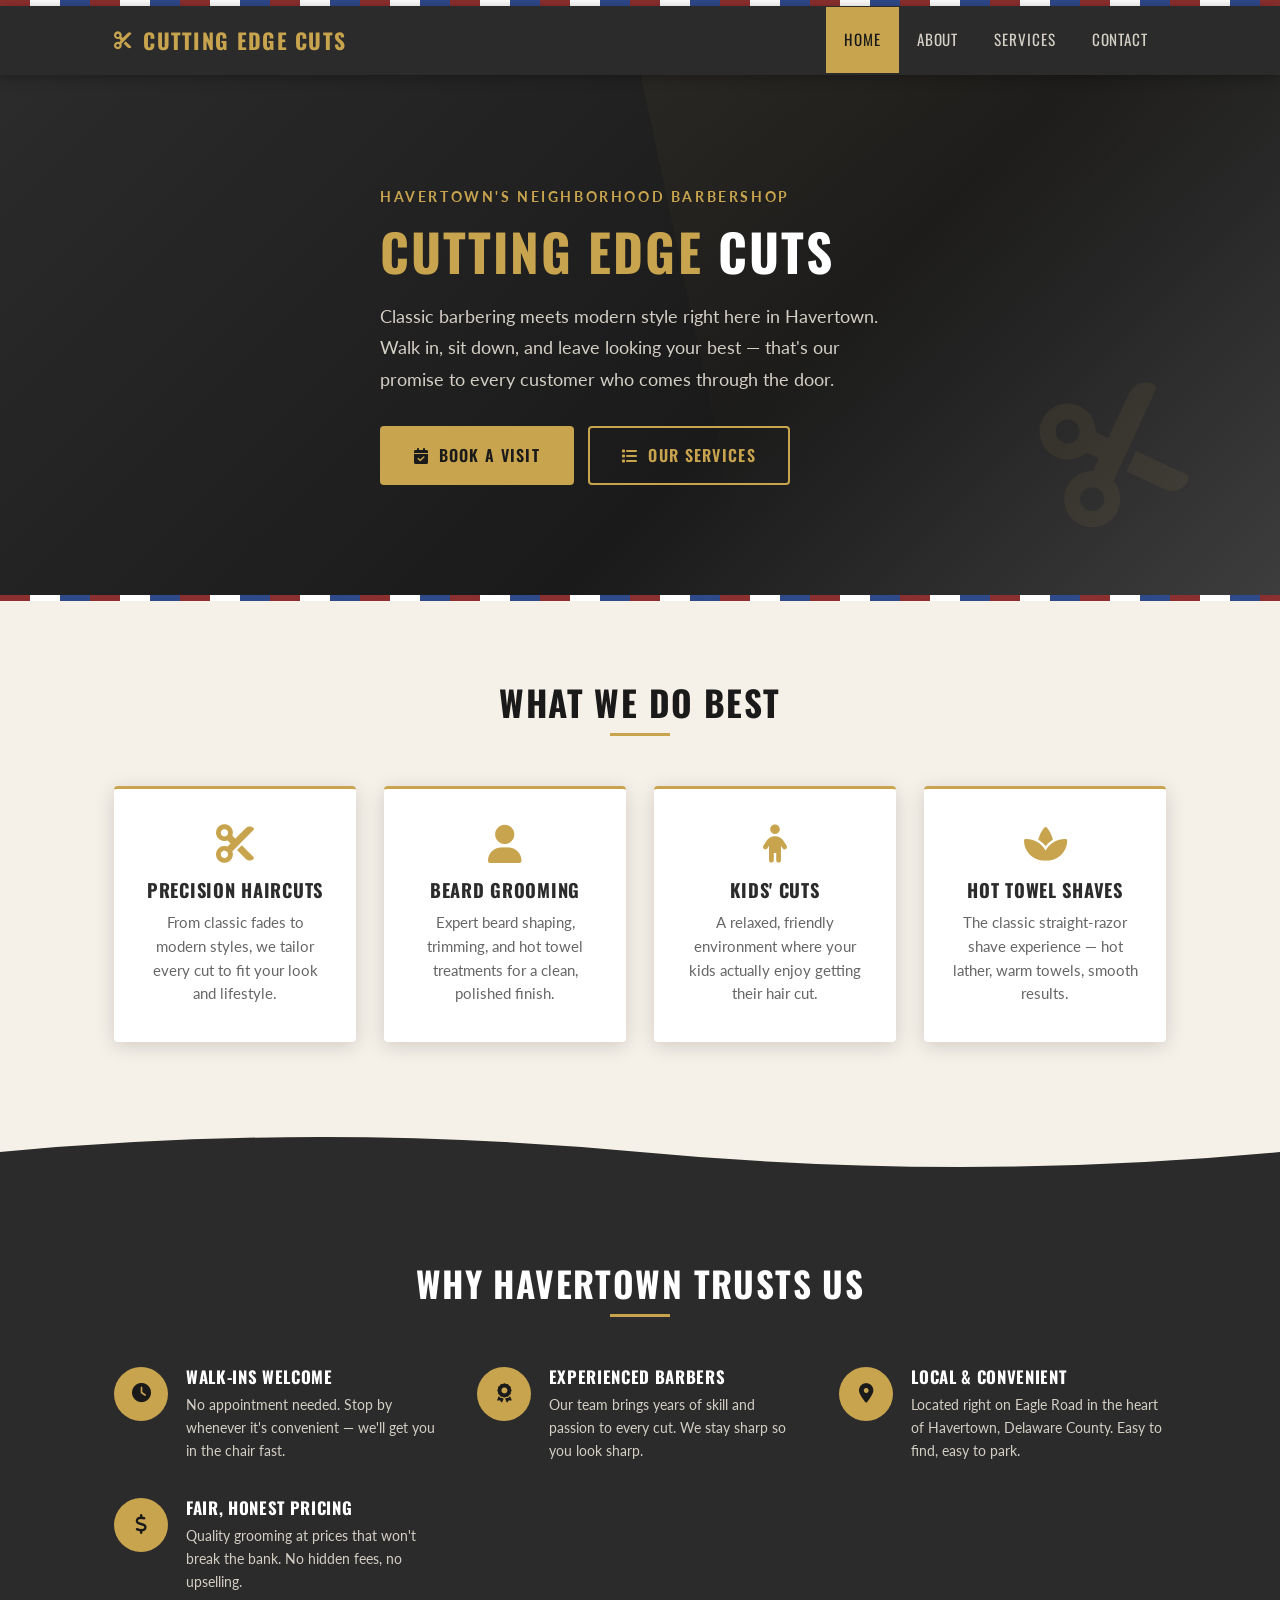
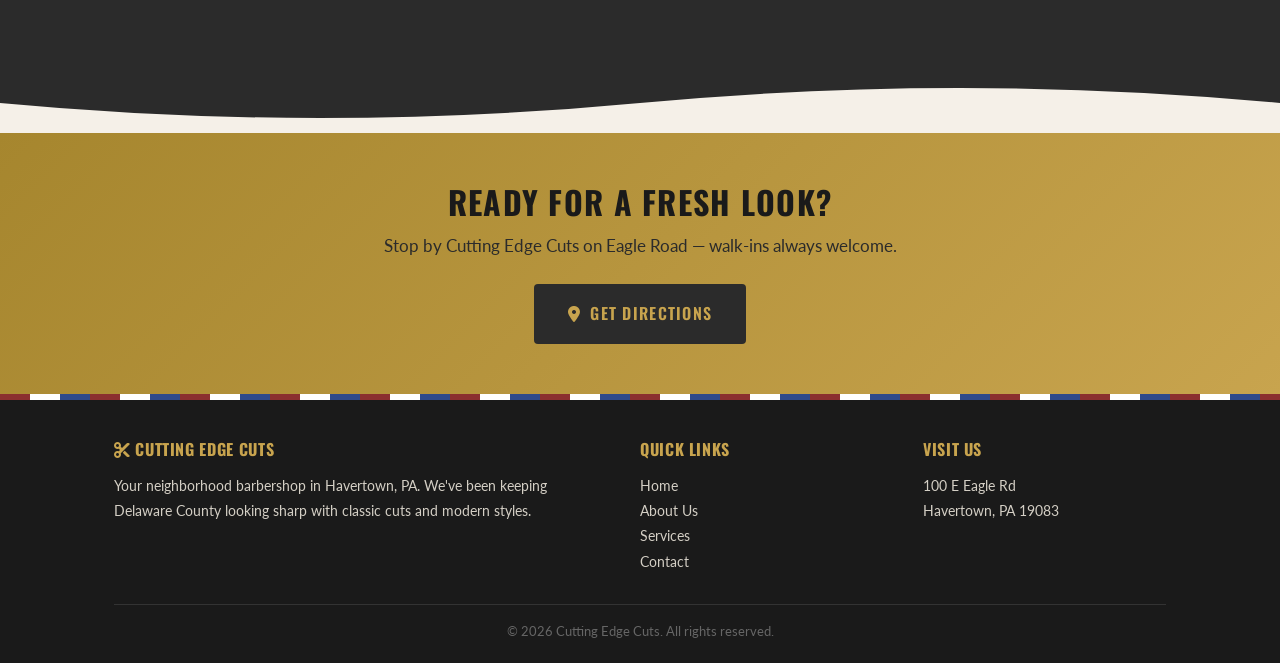
<file: cutting-edge-cuts-havertown/index.html>
<!DOCTYPE html>
<html lang="en">
<head>
  <meta charset="UTF-8">
  <meta name="viewport" content="width=device-width, initial-scale=1.0">
  <title>Cutting Edge Cuts — Havertown's Premier Barbershop</title>
  <meta name="description" content="Cutting Edge Cuts is Havertown's trusted barbershop offering precision haircuts, beard trims, and classic grooming in Delaware County, PA.">
  <link rel="stylesheet" href="css/style.css">
  <link rel="stylesheet" href="https://cdnjs.cloudflare.com/ajax/libs/font-awesome/6.5.1/css/all.min.css">
</head>
<body>

  <div class="pole-stripe"></div>

  <nav class="navbar">
    <div class="container">
      <a href="index.html" class="navbar__brand">
        <i class="fas fa-cut"></i> Cutting Edge Cuts
      </a>
      <button class="navbar__toggle" aria-label="Menu" onclick="document.querySelector('.navbar__links').classList.toggle('open')">
        <i class="fas fa-bars"></i>
      </button>
      <ul class="navbar__links">
        <li><a href="index.html" class="active">Home</a></li>
        <li><a href="about.html">About</a></li>
        <li><a href="services.html">Services</a></li>
        <li><a href="contact.html">Contact</a></li>
      </ul>
    </div>
  </nav>

  <!-- Hero -->
  <section class="hero">
    <div class="container">
      <div class="hero__content">
        <p class="hero__tagline">Havertown's Neighborhood Barbershop</p>
        <h1><span>Cutting Edge</span> Cuts</h1>
        <p class="hero__desc">
          Classic barbering meets modern style right here in Havertown. Walk in, sit down, and leave looking your best — that's our promise to every customer who comes through the door.
        </p>
        <div class="hero__btns">
          <a href="contact.html" class="btn btn--gold"><i class="fas fa-calendar-check"></i>&ensp;Book a Visit</a>
          <a href="services.html" class="btn btn--outline"><i class="fas fa-list"></i>&ensp;Our Services</a>
        </div>
      </div>
    </div>
    <i class="fas fa-scissors hero__scissors"></i>
  </section>

  <div class="pole-stripe"></div>

  <!-- Services Overview -->
  <section class="section">
    <div class="container">
      <div class="section__heading">
        <h2>What We Do Best</h2>
        <div class="accent-line"></div>
      </div>
      <div class="services-grid">
        <div class="service-card">
          <i class="fas fa-cut"></i>
          <h3>Precision Haircuts</h3>
          <p>From classic fades to modern styles, we tailor every cut to fit your look and lifestyle.</p>
        </div>
        <div class="service-card">
          <i class="fas fa-user"></i>
          <h3>Beard Grooming</h3>
          <p>Expert beard shaping, trimming, and hot towel treatments for a clean, polished finish.</p>
        </div>
        <div class="service-card">
          <i class="fas fa-child"></i>
          <h3>Kids' Cuts</h3>
          <p>A relaxed, friendly environment where your kids actually enjoy getting their hair cut.</p>
        </div>
        <div class="service-card">
          <i class="fas fa-spa"></i>
          <h3>Hot Towel Shaves</h3>
          <p>The classic straight-razor shave experience — hot lather, warm towels, smooth results.</p>
        </div>
      </div>
    </div>
  </section>

  <!-- Why Choose Us -->
  <div class="wave-divider wave-divider--dark">
    <svg viewBox="0 0 1200 60" preserveAspectRatio="none">
      <path d="M0,30 Q300,0 600,30 T1200,30 L1200,60 L0,60 Z"/>
    </svg>
  </div>

  <section class="section section--dark">
    <div class="container">
      <div class="section__heading">
        <h2>Why Havertown Trusts Us</h2>
        <div class="accent-line"></div>
      </div>
      <div class="reasons">
        <div class="reason">
          <div class="reason__icon"><i class="fas fa-clock"></i></div>
          <div>
            <h3>Walk-Ins Welcome</h3>
            <p>No appointment needed. Stop by whenever it's convenient — we'll get you in the chair fast.</p>
          </div>
        </div>
        <div class="reason">
          <div class="reason__icon"><i class="fas fa-award"></i></div>
          <div>
            <h3>Experienced Barbers</h3>
            <p>Our team brings years of skill and passion to every cut. We stay sharp so you look sharp.</p>
          </div>
        </div>
        <div class="reason">
          <div class="reason__icon"><i class="fas fa-map-marker-alt"></i></div>
          <div>
            <h3>Local &amp; Convenient</h3>
            <p>Located right on Eagle Road in the heart of Havertown, Delaware County. Easy to find, easy to park.</p>
          </div>
        </div>
        <div class="reason">
          <div class="reason__icon"><i class="fas fa-dollar-sign"></i></div>
          <div>
            <h3>Fair, Honest Pricing</h3>
            <p>Quality grooming at prices that won't break the bank. No hidden fees, no upselling.</p>
          </div>
        </div>
      </div>
    </div>
  </section>

  <div class="wave-divider wave-divider--cream">
    <svg viewBox="0 0 1200 60" preserveAspectRatio="none">
      <path d="M0,30 Q300,60 600,30 T1200,30 L1200,60 L0,60 Z"/>
    </svg>
  </div>

  <!-- CTA -->
  <section class="cta-banner">
    <div class="container">
      <h2>Ready for a Fresh Look?</h2>
      <p>Stop by Cutting Edge Cuts on Eagle Road — walk-ins always welcome.</p>
      <a href="contact.html" class="btn btn--dark"><i class="fas fa-map-marker-alt"></i>&ensp;Get Directions</a>
    </div>
  </section>

  <!-- Footer -->
  <div class="pole-stripe"></div>
  <footer class="footer">
    <div class="container">
      <div class="footer__grid">
        <div>
          <h4><i class="fas fa-cut"></i> Cutting Edge Cuts</h4>
          <p>Your neighborhood barbershop in Havertown, PA. We've been keeping Delaware County looking sharp with classic cuts and modern styles.</p>
        </div>
        <div>
          <h4>Quick Links</h4>
          <ul>
            <li><a href="index.html">Home</a></li>
            <li><a href="about.html">About Us</a></li>
            <li><a href="services.html">Services</a></li>
            <li><a href="contact.html">Contact</a></li>
          </ul>
        </div>
        <div>
          <h4>Visit Us</h4>
          <p>100 E Eagle Rd<br>Havertown, PA 19083</p>
        </div>
      </div>
      <div class="footer__bottom">
        &copy; 2026 Cutting Edge Cuts. All rights reserved.
      </div>
    </div>
  </footer>

</body>
</html>
</file>
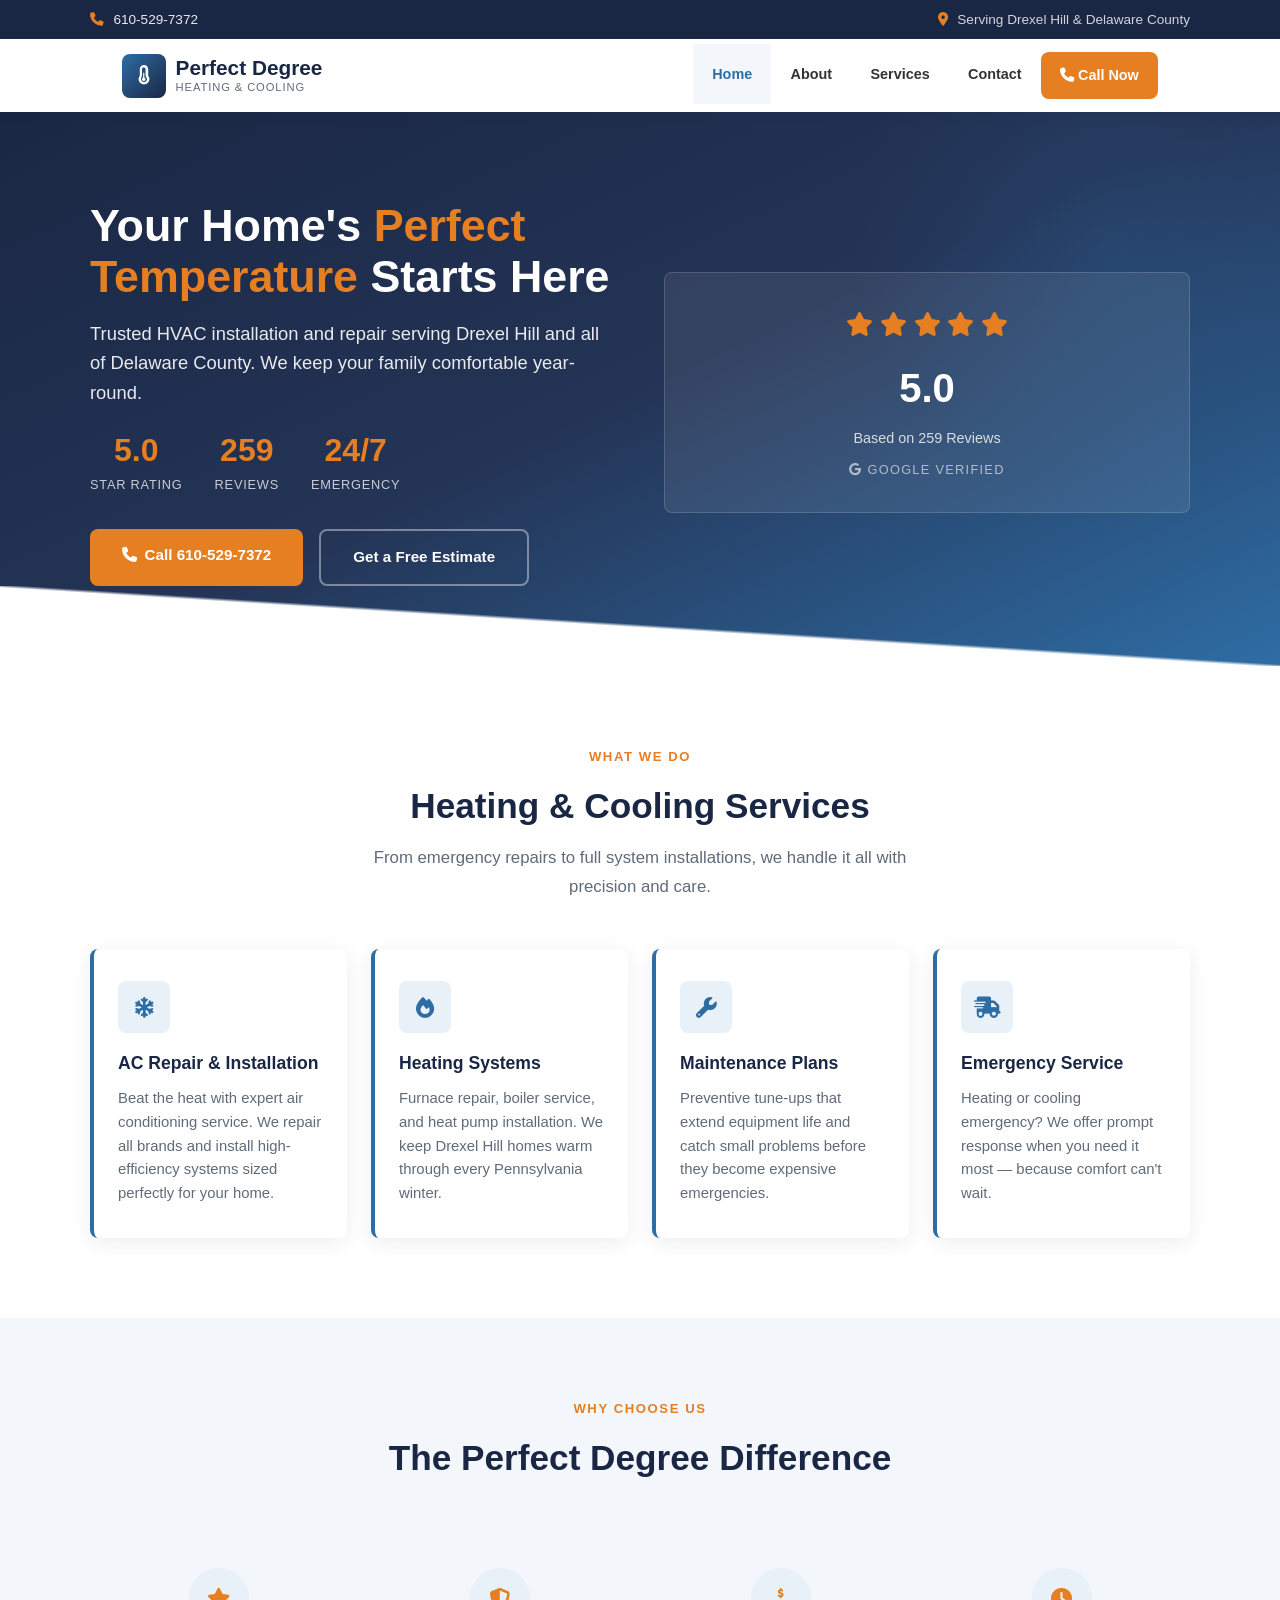
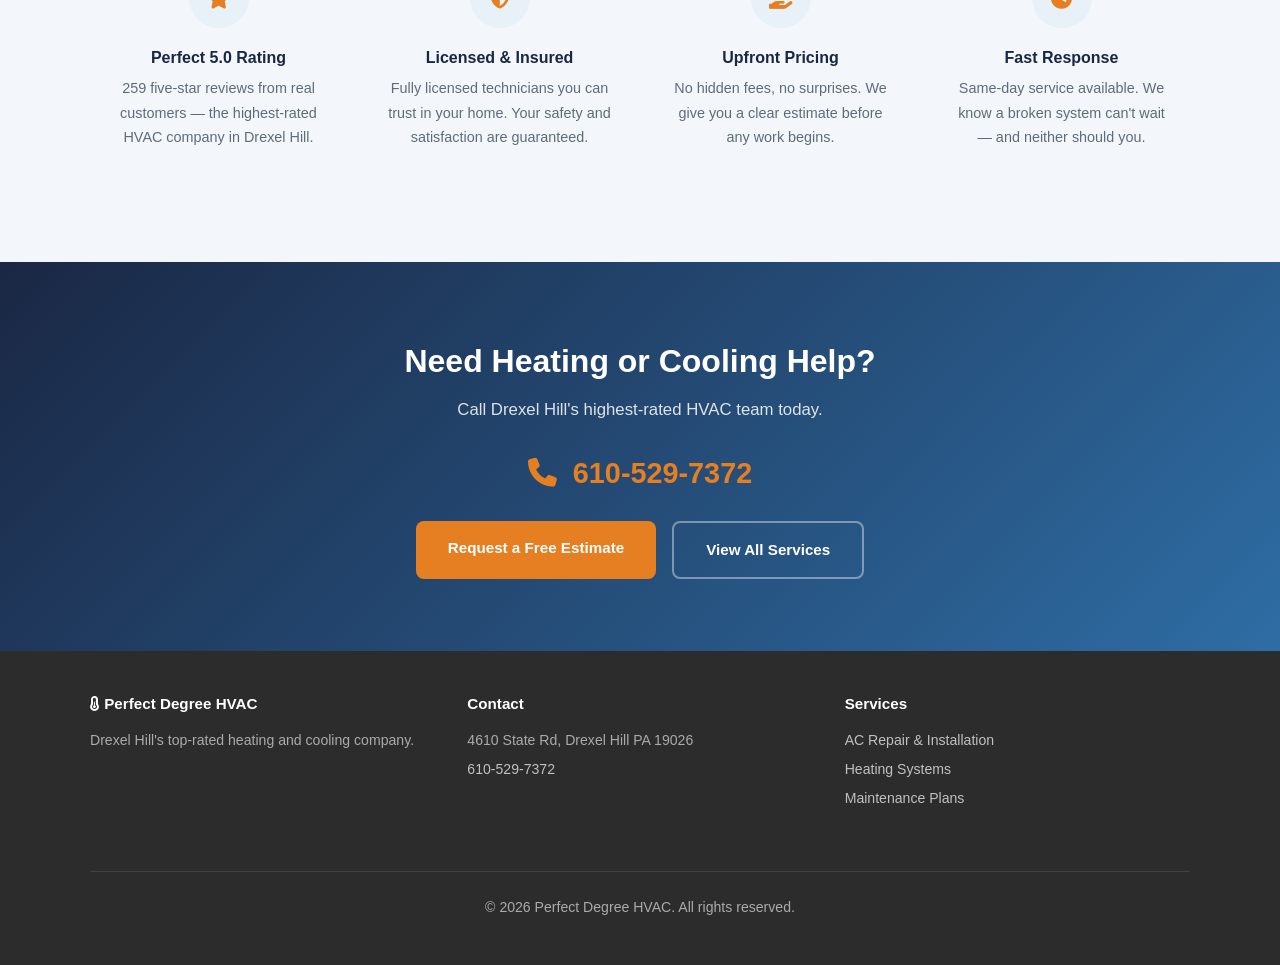
<file: perfect-degree-hvac-drexel-hill/index.html>
<!DOCTYPE html>
<html lang="en">
<head>
  <meta charset="UTF-8">
  <meta name="viewport" content="width=device-width, initial-scale=1.0">
  <title>Perfect Degree HVAC | Heating &amp; Cooling in Drexel Hill, PA</title>
  <meta name="description" content="Perfect Degree HVAC — Drexel Hill's top-rated heating and cooling company. 5.0 stars from 259 reviews. AC repair, furnace installation, and 24/7 emergency service.">
  <link rel="stylesheet" href="css/style.css">
  <link rel="stylesheet" href="https://cdnjs.cloudflare.com/ajax/libs/font-awesome/6.5.1/css/all.min.css" crossorigin="anonymous">
</head>
<body>

  <div class="top-bar">
    <div class="container">
      <span><i class="fa-solid fa-phone"></i> <a href="tel:610-529-7372">610-529-7372</a></span>
      <span><i class="fa-solid fa-location-dot"></i> Serving Drexel Hill &amp; Delaware County</span>
    </div>
  </div>

  <nav class="navbar">
    <div class="container">
      <a href="index.html" class="brand">
        <div class="brand-icon"><i class="fa-solid fa-temperature-half"></i></div>
        <div class="brand-text">Perfect Degree<span>Heating &amp; Cooling</span></div>
      </a>
      <button class="menu-toggle" aria-label="Toggle menu" onclick="document.querySelector('.nav-links').classList.toggle('open')">
        <i class="fa-solid fa-bars"></i>
      </button>
      <ul class="nav-links">
        <li><a href="index.html" class="active">Home</a></li>
        <li><a href="about.html">About</a></li>
        <li><a href="services.html">Services</a></li>
        <li><a href="contact.html">Contact</a></li>
        <li><a href="tel:610-529-7372" class="nav-cta"><i class="fa-solid fa-phone"></i> Call Now</a></li>
      </ul>
    </div>
  </nav>

  <!-- Hero -->
  <section class="hero">
    <div class="hero-inner">
      <div class="hero-text">
        <h1>Your Home's <span class="accent">Perfect Temperature</span> Starts Here</h1>
        <p class="tagline">Trusted HVAC installation and repair serving Drexel Hill and all of Delaware County. We keep your family comfortable year-round.</p>
        <div class="hero-stats">
          <div class="stat">
            <span class="number">5.0</span>
            <span class="label">Star Rating</span>
          </div>
          <div class="stat">
            <span class="number">259</span>
            <span class="label">Reviews</span>
          </div>
          <div class="stat">
            <span class="number">24/7</span>
            <span class="label">Emergency</span>
          </div>
        </div>
        <div class="cta-group">
          <a href="tel:610-529-7372" class="btn btn-orange"><i class="fa-solid fa-phone"></i>&ensp;Call 610-529-7372</a>
          <a href="contact.html" class="btn btn-outline-white">Get a Free Estimate</a>
        </div>
      </div>
      <div class="hero-badge">
        <div class="stars">
          <i class="fa-solid fa-star"></i>
          <i class="fa-solid fa-star"></i>
          <i class="fa-solid fa-star"></i>
          <i class="fa-solid fa-star"></i>
          <i class="fa-solid fa-star"></i>
        </div>
        <div class="rating-text">5.0</div>
        <div class="review-count">Based on 259 Reviews</div>
        <div class="google-text"><i class="fa-brands fa-google"></i> Google Verified</div>
      </div>
    </div>
  </section>

  <!-- Services Overview -->
  <section class="section">
    <div class="container">
      <div class="section-header">
        <div class="eyebrow">What We Do</div>
        <h2>Heating &amp; Cooling Services</h2>
        <p>From emergency repairs to full system installations, we handle it all with precision and care.</p>
      </div>
      <div class="card-grid">
        <div class="card">
          <div class="icon"><i class="fa-solid fa-snowflake"></i></div>
          <h3>AC Repair &amp; Installation</h3>
          <p>Beat the heat with expert air conditioning service. We repair all brands and install high-efficiency systems sized perfectly for your home.</p>
        </div>
        <div class="card">
          <div class="icon"><i class="fa-solid fa-fire"></i></div>
          <h3>Heating Systems</h3>
          <p>Furnace repair, boiler service, and heat pump installation. We keep Drexel Hill homes warm through every Pennsylvania winter.</p>
        </div>
        <div class="card">
          <div class="icon"><i class="fa-solid fa-wrench"></i></div>
          <h3>Maintenance Plans</h3>
          <p>Preventive tune-ups that extend equipment life and catch small problems before they become expensive emergencies.</p>
        </div>
        <div class="card">
          <div class="icon"><i class="fa-solid fa-truck-fast"></i></div>
          <h3>Emergency Service</h3>
          <p>Heating or cooling emergency? We offer prompt response when you need it most — because comfort can't wait.</p>
        </div>
      </div>
    </div>
  </section>

  <!-- Trust Signals -->
  <section class="section section-ice">
    <div class="container">
      <div class="section-header">
        <div class="eyebrow">Why Choose Us</div>
        <h2>The Perfect Degree Difference</h2>
      </div>
      <div class="trust-grid">
        <div class="trust-item">
          <div class="icon"><i class="fa-solid fa-star"></i></div>
          <h4>Perfect 5.0 Rating</h4>
          <p>259 five-star reviews from real customers — the highest-rated HVAC company in Drexel Hill.</p>
        </div>
        <div class="trust-item">
          <div class="icon"><i class="fa-solid fa-shield-halved"></i></div>
          <h4>Licensed &amp; Insured</h4>
          <p>Fully licensed technicians you can trust in your home. Your safety and satisfaction are guaranteed.</p>
        </div>
        <div class="trust-item">
          <div class="icon"><i class="fa-solid fa-hand-holding-dollar"></i></div>
          <h4>Upfront Pricing</h4>
          <p>No hidden fees, no surprises. We give you a clear estimate before any work begins.</p>
        </div>
        <div class="trust-item">
          <div class="icon"><i class="fa-solid fa-clock"></i></div>
          <h4>Fast Response</h4>
          <p>Same-day service available. We know a broken system can't wait — and neither should you.</p>
        </div>
      </div>
    </div>
  </section>

  <!-- CTA Banner -->
  <section class="cta-banner">
    <h2>Need Heating or Cooling Help?</h2>
    <p>Call Drexel Hill's highest-rated HVAC team today.</p>
    <div class="phone-big"><a href="tel:610-529-7372"><i class="fa-solid fa-phone"></i> 610-529-7372</a></div>
    <div class="cta-group" style="justify-content: center;">
      <a href="contact.html" class="btn btn-orange">Request a Free Estimate</a>
      <a href="services.html" class="btn btn-outline-white">View All Services</a>
    </div>
  </section>

  <footer class="footer">
    <div class="container">
      <div>
        <h4><i class="fa-solid fa-temperature-half"></i> Perfect Degree HVAC</h4>
        <p>Drexel Hill's top-rated heating and cooling company.</p>
      </div>
      <div>
        <h4>Contact</h4>
        <p>4610 State Rd, Drexel Hill PA 19026</p>
        <p><a href="tel:610-529-7372">610-529-7372</a></p>
      </div>
      <div>
        <h4>Services</h4>
        <p><a href="services.html">AC Repair &amp; Installation</a></p>
        <p><a href="services.html">Heating Systems</a></p>
        <p><a href="services.html">Maintenance Plans</a></p>
      </div>
      <div class="footer-bottom">
        <p>&copy; 2026 Perfect Degree HVAC. All rights reserved.</p>
      </div>
    </div>
  </footer>

</body>
</html>
</file>
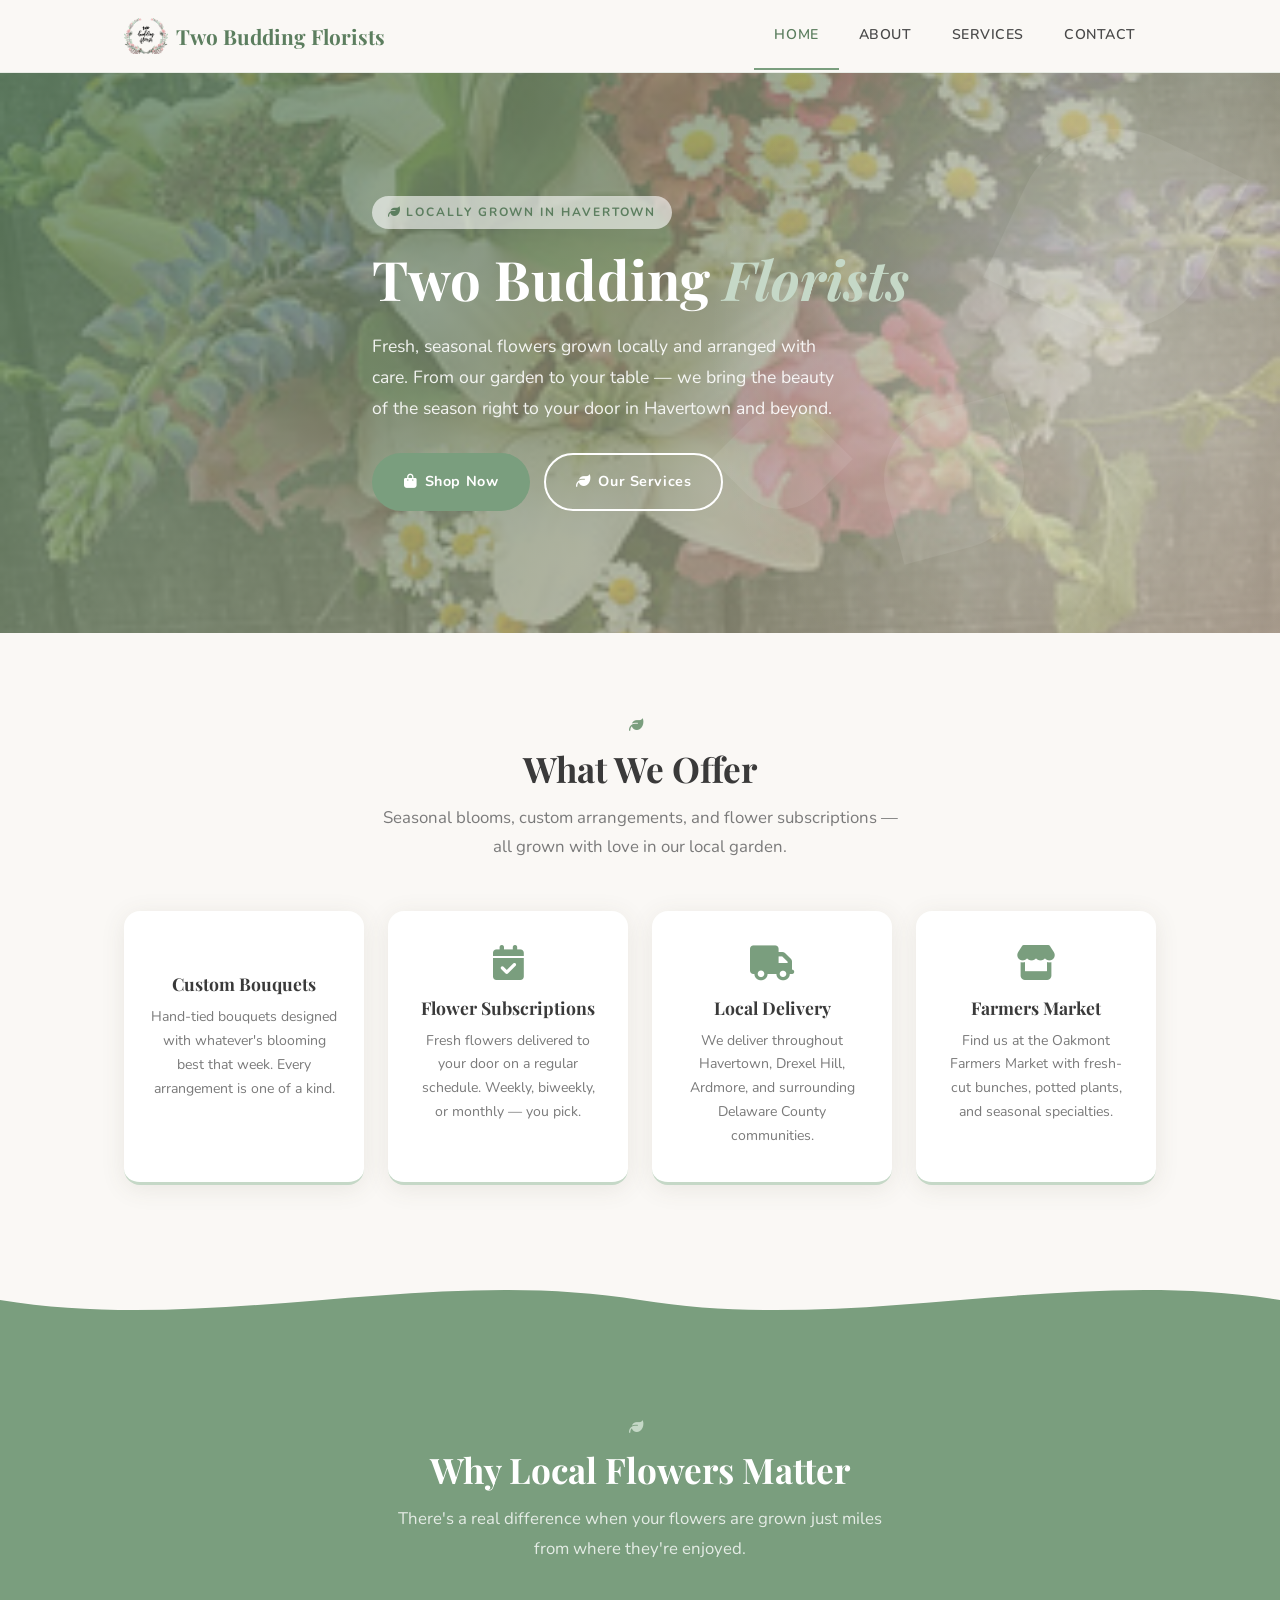
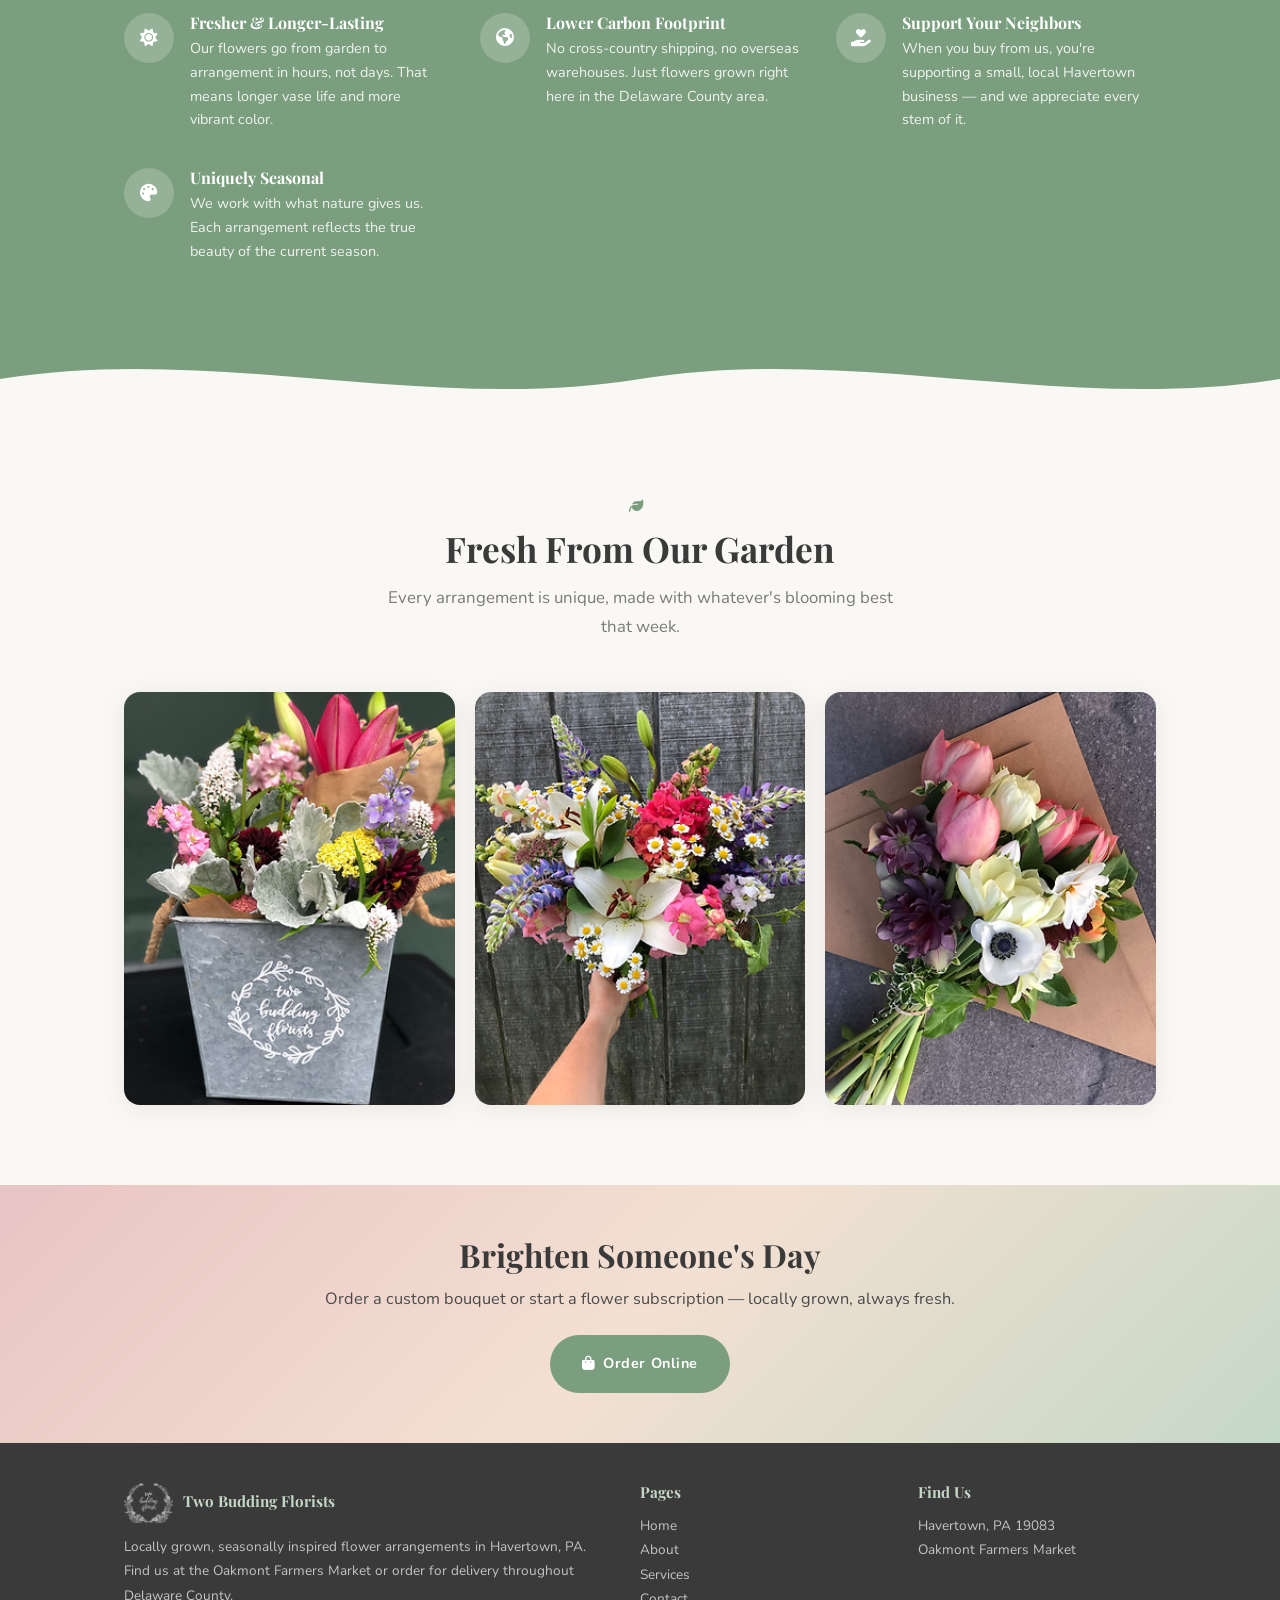
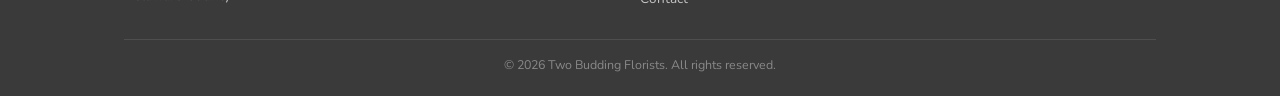
<file: two-budding-florists-havertown/index.html>
<!DOCTYPE html>
<html lang="en">
<head>
  <meta charset="UTF-8">
  <meta name="viewport" content="width=device-width, initial-scale=1.0">
  <title>Two Budding Florists — Locally Grown Flowers in Havertown, PA</title>
  <meta name="description" content="Two Budding Florists brings locally grown, seasonal flowers to Havertown and Delaware County. Subscriptions, delivery, and farmers market fresh arrangements.">
  <link rel="stylesheet" href="css/style.css">
  <link rel="stylesheet" href="https://cdnjs.cloudflare.com/ajax/libs/font-awesome/6.5.1/css/all.min.css">
</head>
<body>

  <nav class="navbar">
    <div class="container">
      <a href="index.html" class="navbar__brand">
        <img src="img/img_00_d06d79f9.png" alt="Two Budding Florists logo" class="navbar__logo"> Two Budding Florists
      </a>
      <button class="navbar__toggle" aria-label="Menu" onclick="document.querySelector('.navbar__links').classList.toggle('open')">
        <i class="fas fa-bars"></i>
      </button>
      <ul class="navbar__links">
        <li><a href="index.html" class="active">Home</a></li>
        <li><a href="about.html">About</a></li>
        <li><a href="services.html">Services</a></li>
        <li><a href="contact.html">Contact</a></li>
      </ul>
    </div>
  </nav>

  <!-- Hero -->
  <section class="hero hero--with-image" style="background: linear-gradient(135deg, rgba(92,126,95,.85), rgba(200,180,160,.7)), url('img/img_02_b01d589d.jpg') center/cover no-repeat;">
    <div class="hero__petal hero__petal--1"></div>
    <div class="hero__petal hero__petal--2"></div>
    <div class="hero__petal hero__petal--3"></div>
    <div class="container">
      <div class="hero__content">
        <span class="hero__badge"><i class="fas fa-leaf"></i> Locally Grown in Havertown</span>
        <h1>Two Budding <em>Florists</em></h1>
        <p class="hero__desc">
          Fresh, seasonal flowers grown locally and arranged with care. From our garden to your table — we bring the beauty of the season right to your door in Havertown and beyond.
        </p>
        <div class="hero__btns">
          <a href="https://twobuddingflorists.square.site/" class="btn btn--sage" target="_blank"><i class="fas fa-shopping-bag"></i>&ensp;Shop Now</a>
          <a href="services.html" class="btn btn--outline-light"><i class="fas fa-leaf"></i>&ensp;Our Services</a>
        </div>
      </div>
    </div>
  </section>

  <!-- Offerings -->
  <section class="section">
    <div class="container">
      <div class="section__header">
        <div class="leaf-divider"><i class="fas fa-leaf"></i></div>
        <h2>What We Offer</h2>
        <p>Seasonal blooms, custom arrangements, and flower subscriptions — all grown with love in our local garden.</p>
      </div>
      <div class="offerings-grid">
        <div class="offering-card">
          <i class="fas fa-bouquet"></i>
          <h3>Custom Bouquets</h3>
          <p>Hand-tied bouquets designed with whatever's blooming best that week. Every arrangement is one of a kind.</p>
        </div>
        <div class="offering-card">
          <i class="fas fa-calendar-check"></i>
          <h3>Flower Subscriptions</h3>
          <p>Fresh flowers delivered to your door on a regular schedule. Weekly, biweekly, or monthly — you pick.</p>
        </div>
        <div class="offering-card">
          <i class="fas fa-truck"></i>
          <h3>Local Delivery</h3>
          <p>We deliver throughout Havertown, Drexel Hill, Ardmore, and surrounding Delaware County communities.</p>
        </div>
        <div class="offering-card">
          <i class="fas fa-store"></i>
          <h3>Farmers Market</h3>
          <p>Find us at the Oakmont Farmers Market with fresh-cut bunches, potted plants, and seasonal specialties.</p>
        </div>
      </div>
    </div>
  </section>

  <!-- Why Choose Us -->
  <div class="curve-divider curve-divider--sage">
    <svg viewBox="0 0 1200 70" preserveAspectRatio="none">
      <path d="M0,35 C200,70 400,0 600,35 C800,70 1000,0 1200,35 L1200,70 L0,70 Z"/>
    </svg>
  </div>

  <section class="section section--sage">
    <div class="container">
      <div class="section__header">
        <div class="leaf-divider"><i class="fas fa-leaf"></i></div>
        <h2>Why Local Flowers Matter</h2>
        <p>There's a real difference when your flowers are grown just miles from where they're enjoyed.</p>
      </div>
      <div class="features">
        <div class="feature">
          <div class="feature__icon"><i class="fas fa-sun"></i></div>
          <div>
            <h3>Fresher &amp; Longer-Lasting</h3>
            <p>Our flowers go from garden to arrangement in hours, not days. That means longer vase life and more vibrant color.</p>
          </div>
        </div>
        <div class="feature">
          <div class="feature__icon"><i class="fas fa-globe-americas"></i></div>
          <div>
            <h3>Lower Carbon Footprint</h3>
            <p>No cross-country shipping, no overseas warehouses. Just flowers grown right here in the Delaware County area.</p>
          </div>
        </div>
        <div class="feature">
          <div class="feature__icon"><i class="fas fa-hand-holding-heart"></i></div>
          <div>
            <h3>Support Your Neighbors</h3>
            <p>When you buy from us, you're supporting a small, local Havertown business — and we appreciate every stem of it.</p>
          </div>
        </div>
        <div class="feature">
          <div class="feature__icon"><i class="fas fa-palette"></i></div>
          <div>
            <h3>Uniquely Seasonal</h3>
            <p>We work with what nature gives us. Each arrangement reflects the true beauty of the current season.</p>
          </div>
        </div>
      </div>
    </div>
  </section>

  <div class="curve-divider curve-divider--cream">
    <svg viewBox="0 0 1200 70" preserveAspectRatio="none">
      <path d="M0,35 C200,0 400,70 600,35 C800,0 1000,70 1200,35 L1200,70 L0,70 Z"/>
    </svg>
  </div>

  <!-- Gallery Preview -->
  <section class="section">
    <div class="container">
      <div class="section__header">
        <div class="leaf-divider"><i class="fas fa-leaf"></i></div>
        <h2>Fresh From Our Garden</h2>
        <p>Every arrangement is unique, made with whatever's blooming best that week.</p>
      </div>
      <div class="gallery-grid">
        <div class="gallery-item">
          <img src="img/img_01_fbcf937a.jpeg" alt="Branded galvanized bucket arrangement with colorful seasonal flowers at the farmers market">
          <div class="gallery-item__overlay">
            <p>Market-Ready Arrangement</p>
          </div>
        </div>
        <div class="gallery-item">
          <img src="img/img_02_b01d589d.jpg" alt="Hand-held wildflower bouquet with lilies, daisies, and lupine">
          <div class="gallery-item__overlay">
            <p>Seasonal Wildflower Bouquet</p>
          </div>
        </div>
        <div class="gallery-item">
          <img src="img/img_03_100a847a.png" alt="Elegant wrapped bouquet with pink tulips, anemones, and spring blooms in brown paper">
          <div class="gallery-item__overlay">
            <p>Spring Wrapped Bouquet</p>
          </div>
        </div>
      </div>
    </div>
  </section>

  <!-- CTA -->
  <section class="cta-banner">
    <div class="container">
      <h2>Brighten Someone's Day</h2>
      <p>Order a custom bouquet or start a flower subscription — locally grown, always fresh.</p>
      <a href="https://twobuddingflorists.square.site/" class="btn btn--sage" target="_blank"><i class="fas fa-shopping-bag"></i>&ensp;Order Online</a>
    </div>
  </section>

  <!-- Footer -->
  <footer class="footer">
    <div class="container">
      <div class="footer__grid">
        <div>
          <h4><img src="img/img_00_d06d79f9.png" alt="Two Budding Florists" class="footer__logo"> Two Budding Florists</h4>
          <p>Locally grown, seasonally inspired flower arrangements in Havertown, PA. Find us at the Oakmont Farmers Market or order for delivery throughout Delaware County.</p>
        </div>
        <div>
          <h4>Pages</h4>
          <ul>
            <li><a href="index.html">Home</a></li>
            <li><a href="about.html">About</a></li>
            <li><a href="services.html">Services</a></li>
            <li><a href="contact.html">Contact</a></li>
          </ul>
        </div>
        <div>
          <h4>Find Us</h4>
          <p>Havertown, PA 19083<br>Oakmont Farmers Market</p>
        </div>
      </div>
      <div class="footer__bottom">
        &copy; 2026 Two Budding Florists. All rights reserved.
      </div>
    </div>
  </footer>

</body>
</html>
</file>
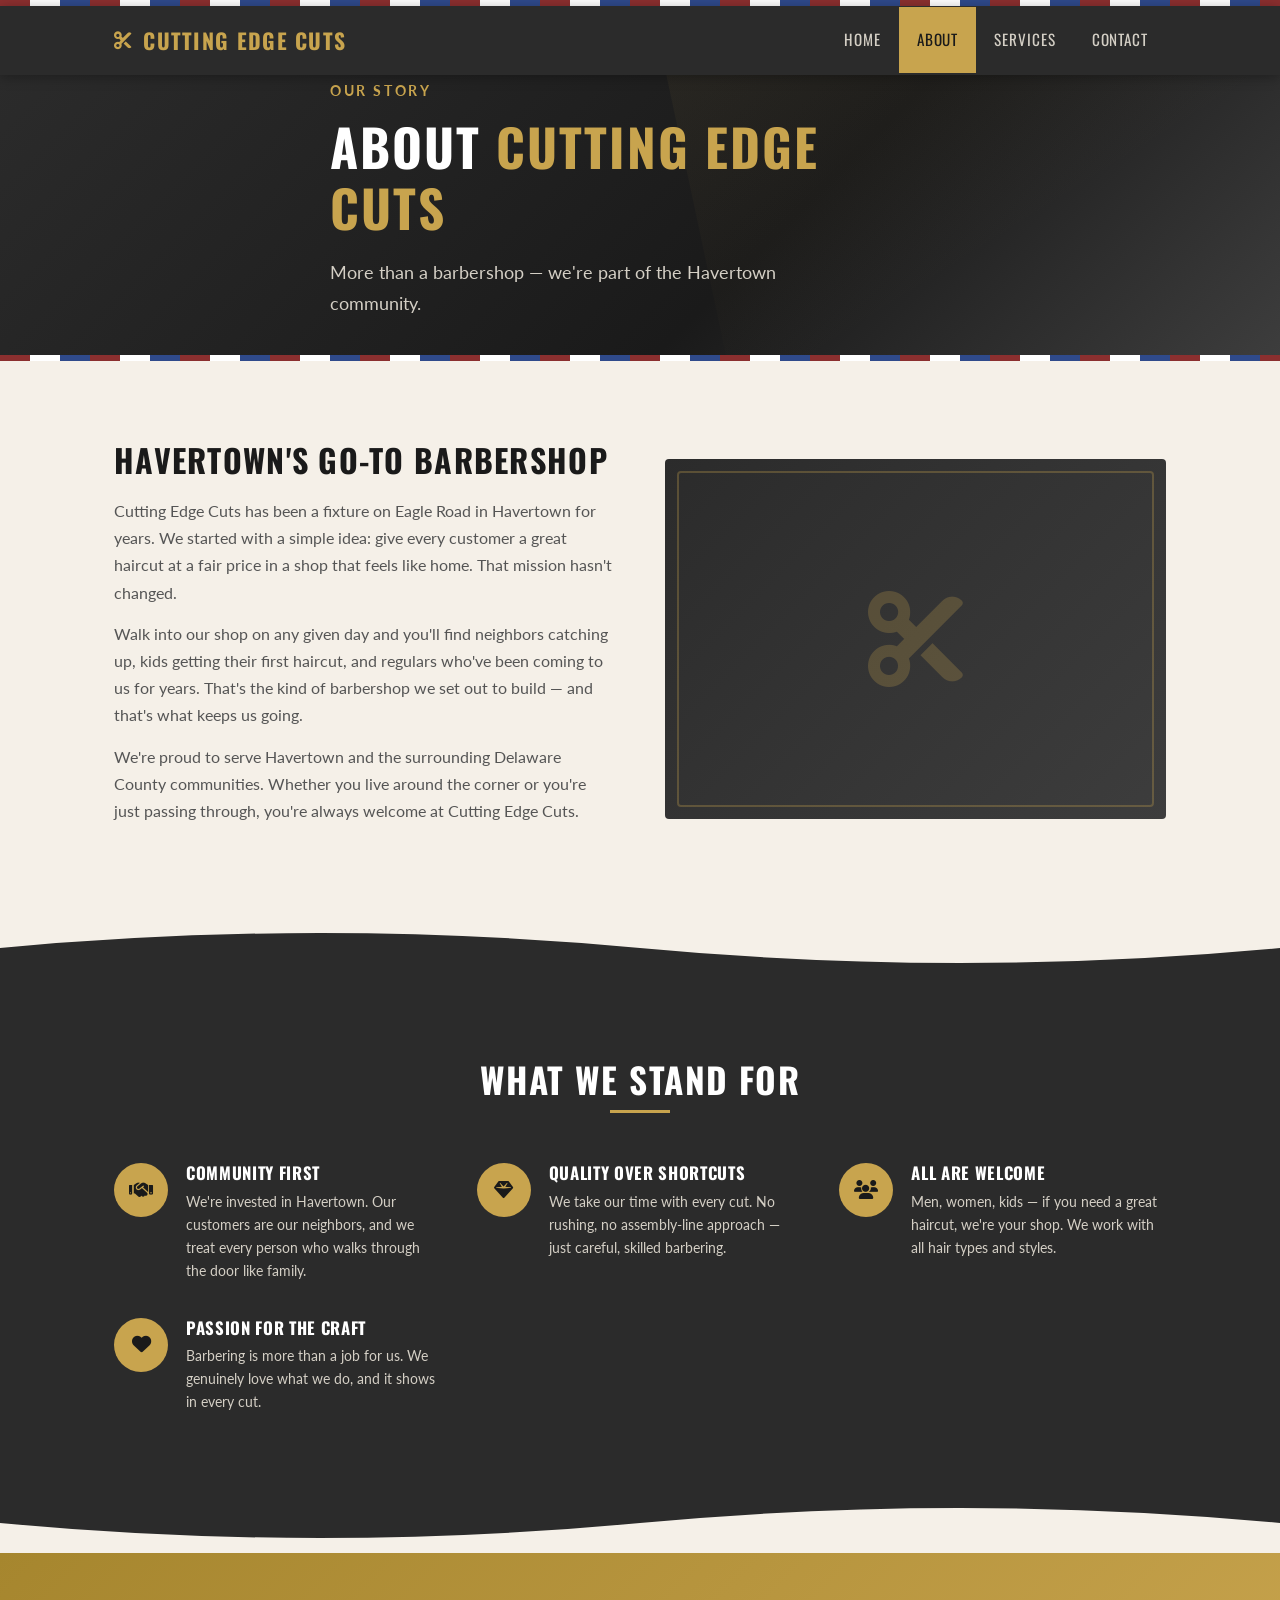
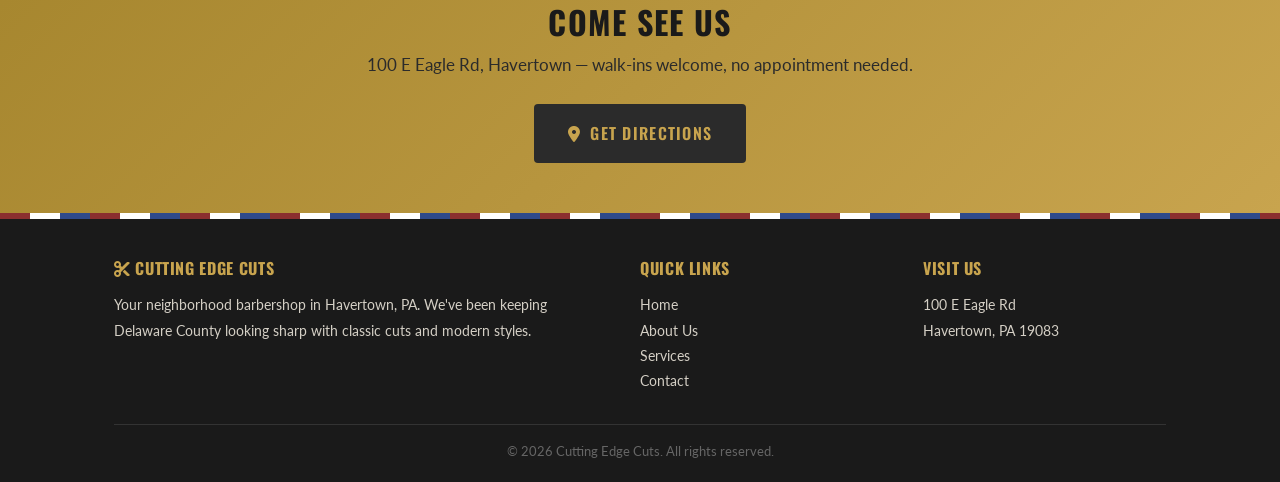
<file: cutting-edge-cuts-havertown/about.html>
<!DOCTYPE html>
<html lang="en">
<head>
  <meta charset="UTF-8">
  <meta name="viewport" content="width=device-width, initial-scale=1.0">
  <title>About Us — Cutting Edge Cuts | Havertown Barbershop</title>
  <meta name="description" content="Learn about Cutting Edge Cuts, Havertown's neighborhood barbershop serving Delaware County with quality haircuts and grooming.">
  <link rel="stylesheet" href="css/style.css">
  <link rel="stylesheet" href="https://cdnjs.cloudflare.com/ajax/libs/font-awesome/6.5.1/css/all.min.css">
</head>
<body>

  <div class="pole-stripe"></div>

  <nav class="navbar">
    <div class="container">
      <a href="index.html" class="navbar__brand">
        <i class="fas fa-cut"></i> Cutting Edge Cuts
      </a>
      <button class="navbar__toggle" aria-label="Menu" onclick="document.querySelector('.navbar__links').classList.toggle('open')">
        <i class="fas fa-bars"></i>
      </button>
      <ul class="navbar__links">
        <li><a href="index.html">Home</a></li>
        <li><a href="about.html" class="active">About</a></li>
        <li><a href="services.html">Services</a></li>
        <li><a href="contact.html">Contact</a></li>
      </ul>
    </div>
  </nav>

  <!-- Page Header -->
  <section class="hero" style="min-height: 280px;">
    <div class="container">
      <div class="hero__content">
        <p class="hero__tagline">Our Story</p>
        <h1>About <span>Cutting Edge Cuts</span></h1>
        <p class="hero__desc">More than a barbershop — we're part of the Havertown community.</p>
      </div>
    </div>
  </section>

  <div class="pole-stripe"></div>

  <!-- About Content -->
  <section class="section">
    <div class="container">
      <div class="about-split">
        <div class="about-text">
          <h2>Havertown's Go-To Barbershop</h2>
          <p>
            Cutting Edge Cuts has been a fixture on Eagle Road in Havertown for years. We started with a simple idea: give every customer a great haircut at a fair price in a shop that feels like home. That mission hasn't changed.
          </p>
          <p>
            Walk into our shop on any given day and you'll find neighbors catching up, kids getting their first haircut, and regulars who've been coming to us for years. That's the kind of barbershop we set out to build — and that's what keeps us going.
          </p>
          <p>
            We're proud to serve Havertown and the surrounding Delaware County communities. Whether you live around the corner or you're just passing through, you're always welcome at Cutting Edge Cuts.
          </p>
        </div>
        <div class="about-visual">
          <i class="fas fa-cut"></i>
        </div>
      </div>
    </div>
  </section>

  <!-- Values -->
  <div class="wave-divider wave-divider--dark">
    <svg viewBox="0 0 1200 60" preserveAspectRatio="none">
      <path d="M0,30 Q300,0 600,30 T1200,30 L1200,60 L0,60 Z"/>
    </svg>
  </div>

  <section class="section section--dark">
    <div class="container">
      <div class="section__heading">
        <h2>What We Stand For</h2>
        <div class="accent-line"></div>
      </div>
      <div class="reasons">
        <div class="reason">
          <div class="reason__icon"><i class="fas fa-handshake"></i></div>
          <div>
            <h3>Community First</h3>
            <p>We're invested in Havertown. Our customers are our neighbors, and we treat every person who walks through the door like family.</p>
          </div>
        </div>
        <div class="reason">
          <div class="reason__icon"><i class="fas fa-gem"></i></div>
          <div>
            <h3>Quality Over Shortcuts</h3>
            <p>We take our time with every cut. No rushing, no assembly-line approach — just careful, skilled barbering.</p>
          </div>
        </div>
        <div class="reason">
          <div class="reason__icon"><i class="fas fa-users"></i></div>
          <div>
            <h3>All Are Welcome</h3>
            <p>Men, women, kids — if you need a great haircut, we're your shop. We work with all hair types and styles.</p>
          </div>
        </div>
        <div class="reason">
          <div class="reason__icon"><i class="fas fa-heart"></i></div>
          <div>
            <h3>Passion for the Craft</h3>
            <p>Barbering is more than a job for us. We genuinely love what we do, and it shows in every cut.</p>
          </div>
        </div>
      </div>
    </div>
  </section>

  <div class="wave-divider wave-divider--cream">
    <svg viewBox="0 0 1200 60" preserveAspectRatio="none">
      <path d="M0,30 Q300,60 600,30 T1200,30 L1200,60 L0,60 Z"/>
    </svg>
  </div>

  <!-- CTA -->
  <section class="cta-banner">
    <div class="container">
      <h2>Come See Us</h2>
      <p>100 E Eagle Rd, Havertown — walk-ins welcome, no appointment needed.</p>
      <a href="contact.html" class="btn btn--dark"><i class="fas fa-map-marker-alt"></i>&ensp;Get Directions</a>
    </div>
  </section>

  <!-- Footer -->
  <div class="pole-stripe"></div>
  <footer class="footer">
    <div class="container">
      <div class="footer__grid">
        <div>
          <h4><i class="fas fa-cut"></i> Cutting Edge Cuts</h4>
          <p>Your neighborhood barbershop in Havertown, PA. We've been keeping Delaware County looking sharp with classic cuts and modern styles.</p>
        </div>
        <div>
          <h4>Quick Links</h4>
          <ul>
            <li><a href="index.html">Home</a></li>
            <li><a href="about.html">About Us</a></li>
            <li><a href="services.html">Services</a></li>
            <li><a href="contact.html">Contact</a></li>
          </ul>
        </div>
        <div>
          <h4>Visit Us</h4>
          <p>100 E Eagle Rd<br>Havertown, PA 19083</p>
        </div>
      </div>
      <div class="footer__bottom">
        &copy; 2026 Cutting Edge Cuts. All rights reserved.
      </div>
    </div>
  </footer>

</body>
</html>
</file>
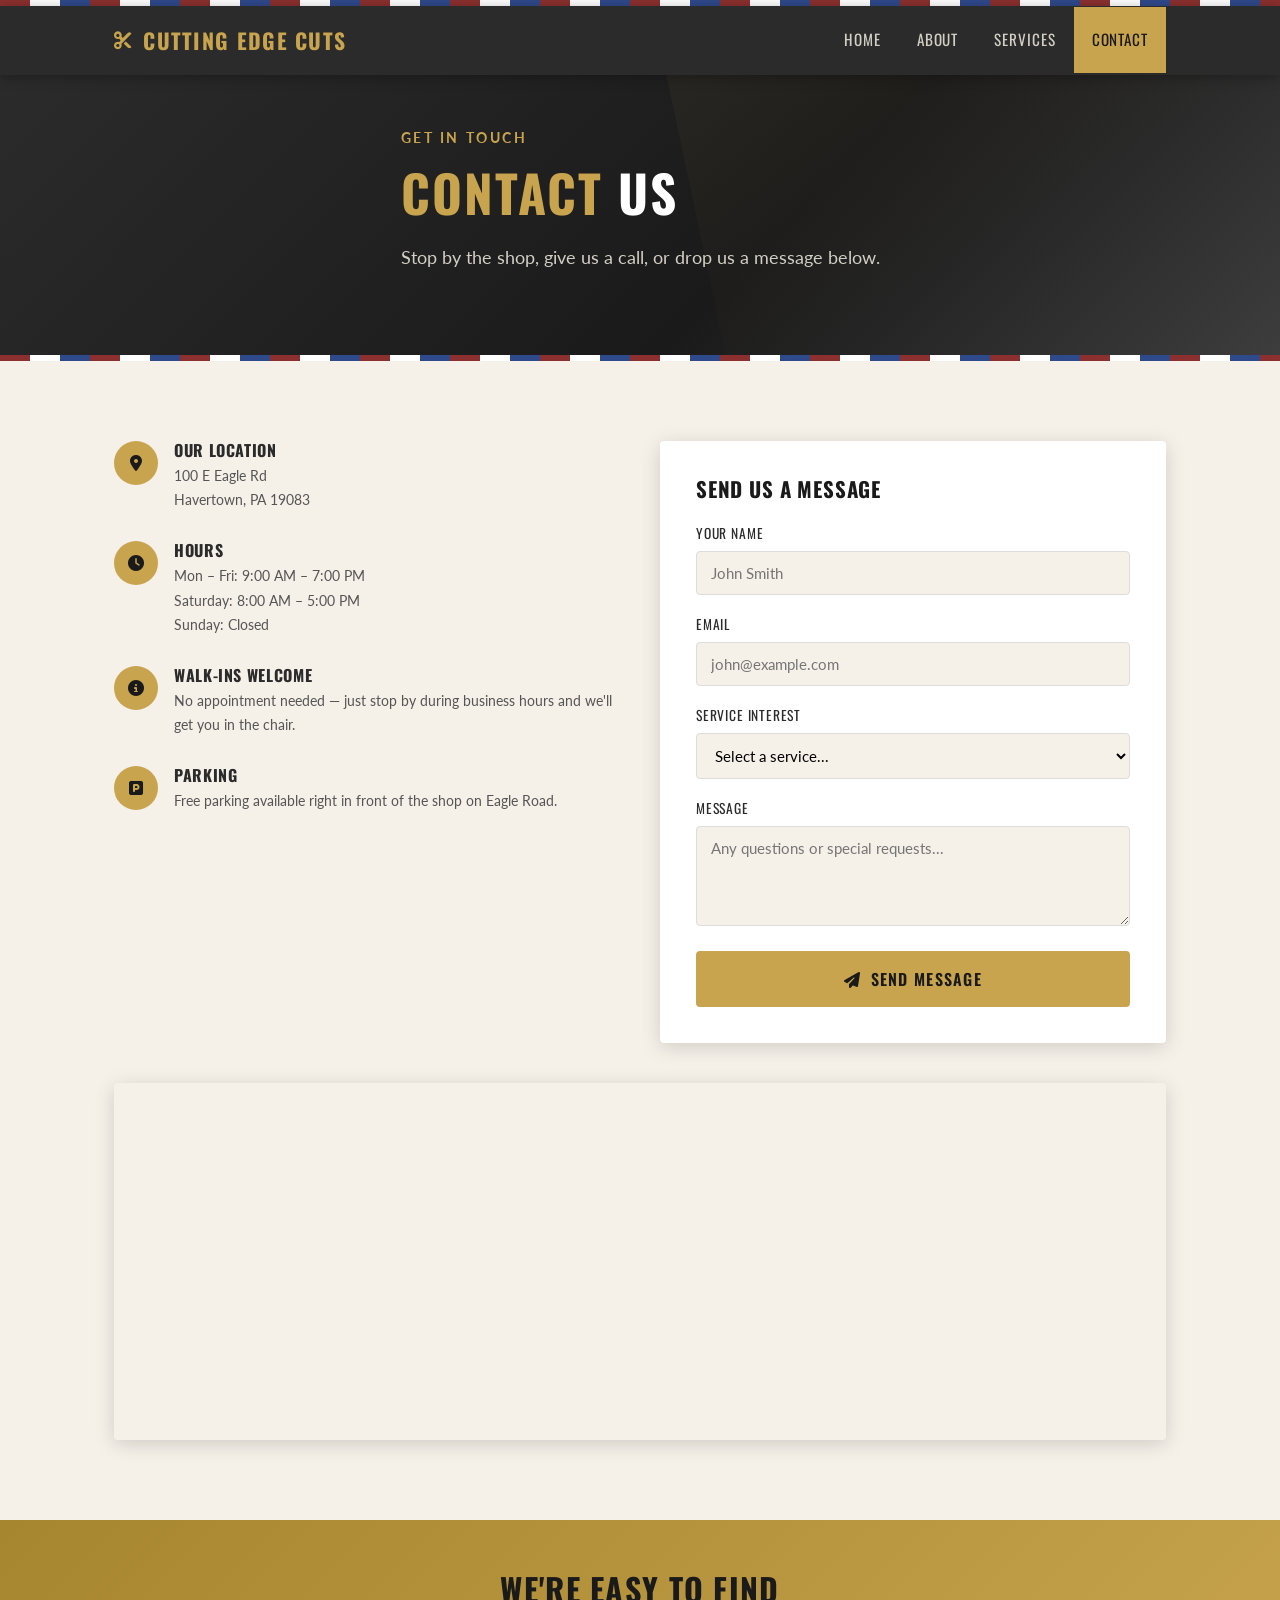
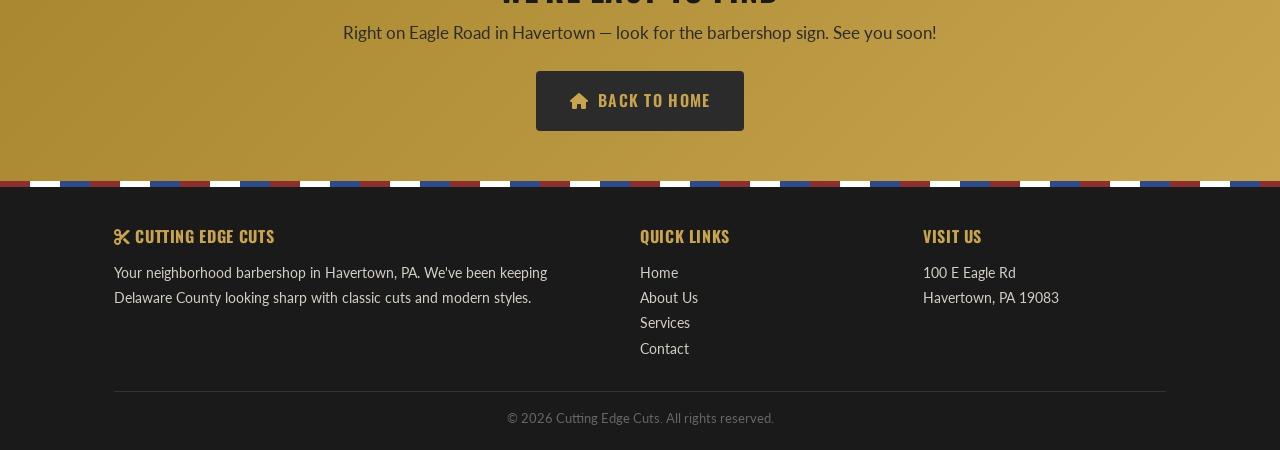
<file: cutting-edge-cuts-havertown/contact.html>
<!DOCTYPE html>
<html lang="en">
<head>
  <meta charset="UTF-8">
  <meta name="viewport" content="width=device-width, initial-scale=1.0">
  <title>Contact — Cutting Edge Cuts | Havertown Barbershop</title>
  <meta name="description" content="Visit Cutting Edge Cuts at 100 E Eagle Rd, Havertown PA 19083. Walk-ins welcome. Get directions and contact info.">
  <link rel="stylesheet" href="css/style.css">
  <link rel="stylesheet" href="https://cdnjs.cloudflare.com/ajax/libs/font-awesome/6.5.1/css/all.min.css">
</head>
<body>

  <div class="pole-stripe"></div>

  <nav class="navbar">
    <div class="container">
      <a href="index.html" class="navbar__brand">
        <i class="fas fa-cut"></i> Cutting Edge Cuts
      </a>
      <button class="navbar__toggle" aria-label="Menu" onclick="document.querySelector('.navbar__links').classList.toggle('open')">
        <i class="fas fa-bars"></i>
      </button>
      <ul class="navbar__links">
        <li><a href="index.html">Home</a></li>
        <li><a href="about.html">About</a></li>
        <li><a href="services.html">Services</a></li>
        <li><a href="contact.html" class="active">Contact</a></li>
      </ul>
    </div>
  </nav>

  <!-- Page Header -->
  <section class="hero" style="min-height: 280px;">
    <div class="container">
      <div class="hero__content">
        <p class="hero__tagline">Get in Touch</p>
        <h1><span>Contact</span> Us</h1>
        <p class="hero__desc">Stop by the shop, give us a call, or drop us a message below.</p>
      </div>
    </div>
  </section>

  <div class="pole-stripe"></div>

  <!-- Contact Content -->
  <section class="section">
    <div class="container">
      <div class="contact-grid">

        <div>
          <div class="contact-info-block">
            <i class="fas fa-map-marker-alt"></i>
            <div>
              <h3>Our Location</h3>
              <p>100 E Eagle Rd<br>Havertown, PA 19083</p>
            </div>
          </div>

          <div class="contact-info-block">
            <i class="fas fa-clock"></i>
            <div>
              <h3>Hours</h3>
              <p>
                Mon – Fri: 9:00 AM – 7:00 PM<br>
                Saturday: 8:00 AM – 5:00 PM<br>
                Sunday: Closed
              </p>
            </div>
          </div>

          <div class="contact-info-block">
            <i class="fas fa-info-circle"></i>
            <div>
              <h3>Walk-Ins Welcome</h3>
              <p>No appointment needed — just stop by during business hours and we'll get you in the chair.</p>
            </div>
          </div>

          <div class="contact-info-block">
            <i class="fas fa-parking"></i>
            <div>
              <h3>Parking</h3>
              <p>Free parking available right in front of the shop on Eagle Road.</p>
            </div>
          </div>
        </div>

        <div class="contact-form">
          <h3>Send Us a Message</h3>
          <form action="#" method="post">
            <div class="form-group">
              <label for="name">Your Name</label>
              <input type="text" id="name" name="name" placeholder="John Smith" required>
            </div>
            <div class="form-group">
              <label for="email">Email</label>
              <input type="email" id="email" name="email" placeholder="john@example.com" required>
            </div>
            <div class="form-group">
              <label for="service">Service Interest</label>
              <select id="service" name="service">
                <option value="">Select a service...</option>
                <option value="haircut">Men's Haircut</option>
                <option value="beard">Beard Trim</option>
                <option value="shave">Hot Towel Shave</option>
                <option value="kids">Kids' Haircut</option>
                <option value="combo">Combo Package</option>
                <option value="other">Other</option>
              </select>
            </div>
            <div class="form-group">
              <label for="message">Message</label>
              <textarea id="message" name="message" placeholder="Any questions or special requests..."></textarea>
            </div>
            <button type="submit" class="btn btn--gold" style="width: 100%;"><i class="fas fa-paper-plane"></i>&ensp;Send Message</button>
          </form>
        </div>

      </div>

      <!-- Map -->
      <div class="map-embed">
        <iframe
          src="https://www.google.com/maps/embed?pb=!1m18!1m12!1m3!1d3058.5!2d-75.305!3d39.98!2m3!1f0!2f0!3f0!3m2!1i1024!2i768!4f13.1!3m3!1m2!1s0x0%3A0x0!2s100+E+Eagle+Rd%2C+Havertown%2C+PA+19083!5e0!3m2!1sen!2sus!4v1"
          allowfullscreen=""
          loading="lazy"
          referrerpolicy="no-referrer-when-downgrade"
          title="Cutting Edge Cuts location on Google Maps">
        </iframe>
      </div>
    </div>
  </section>

  <!-- CTA -->
  <section class="cta-banner">
    <div class="container">
      <h2>We're Easy to Find</h2>
      <p>Right on Eagle Road in Havertown — look for the barbershop sign. See you soon!</p>
      <a href="index.html" class="btn btn--dark"><i class="fas fa-home"></i>&ensp;Back to Home</a>
    </div>
  </section>

  <!-- Footer -->
  <div class="pole-stripe"></div>
  <footer class="footer">
    <div class="container">
      <div class="footer__grid">
        <div>
          <h4><i class="fas fa-cut"></i> Cutting Edge Cuts</h4>
          <p>Your neighborhood barbershop in Havertown, PA. We've been keeping Delaware County looking sharp with classic cuts and modern styles.</p>
        </div>
        <div>
          <h4>Quick Links</h4>
          <ul>
            <li><a href="index.html">Home</a></li>
            <li><a href="about.html">About Us</a></li>
            <li><a href="services.html">Services</a></li>
            <li><a href="contact.html">Contact</a></li>
          </ul>
        </div>
        <div>
          <h4>Visit Us</h4>
          <p>100 E Eagle Rd<br>Havertown, PA 19083</p>
        </div>
      </div>
      <div class="footer__bottom">
        &copy; 2026 Cutting Edge Cuts. All rights reserved.
      </div>
    </div>
  </footer>

</body>
</html>
</file>
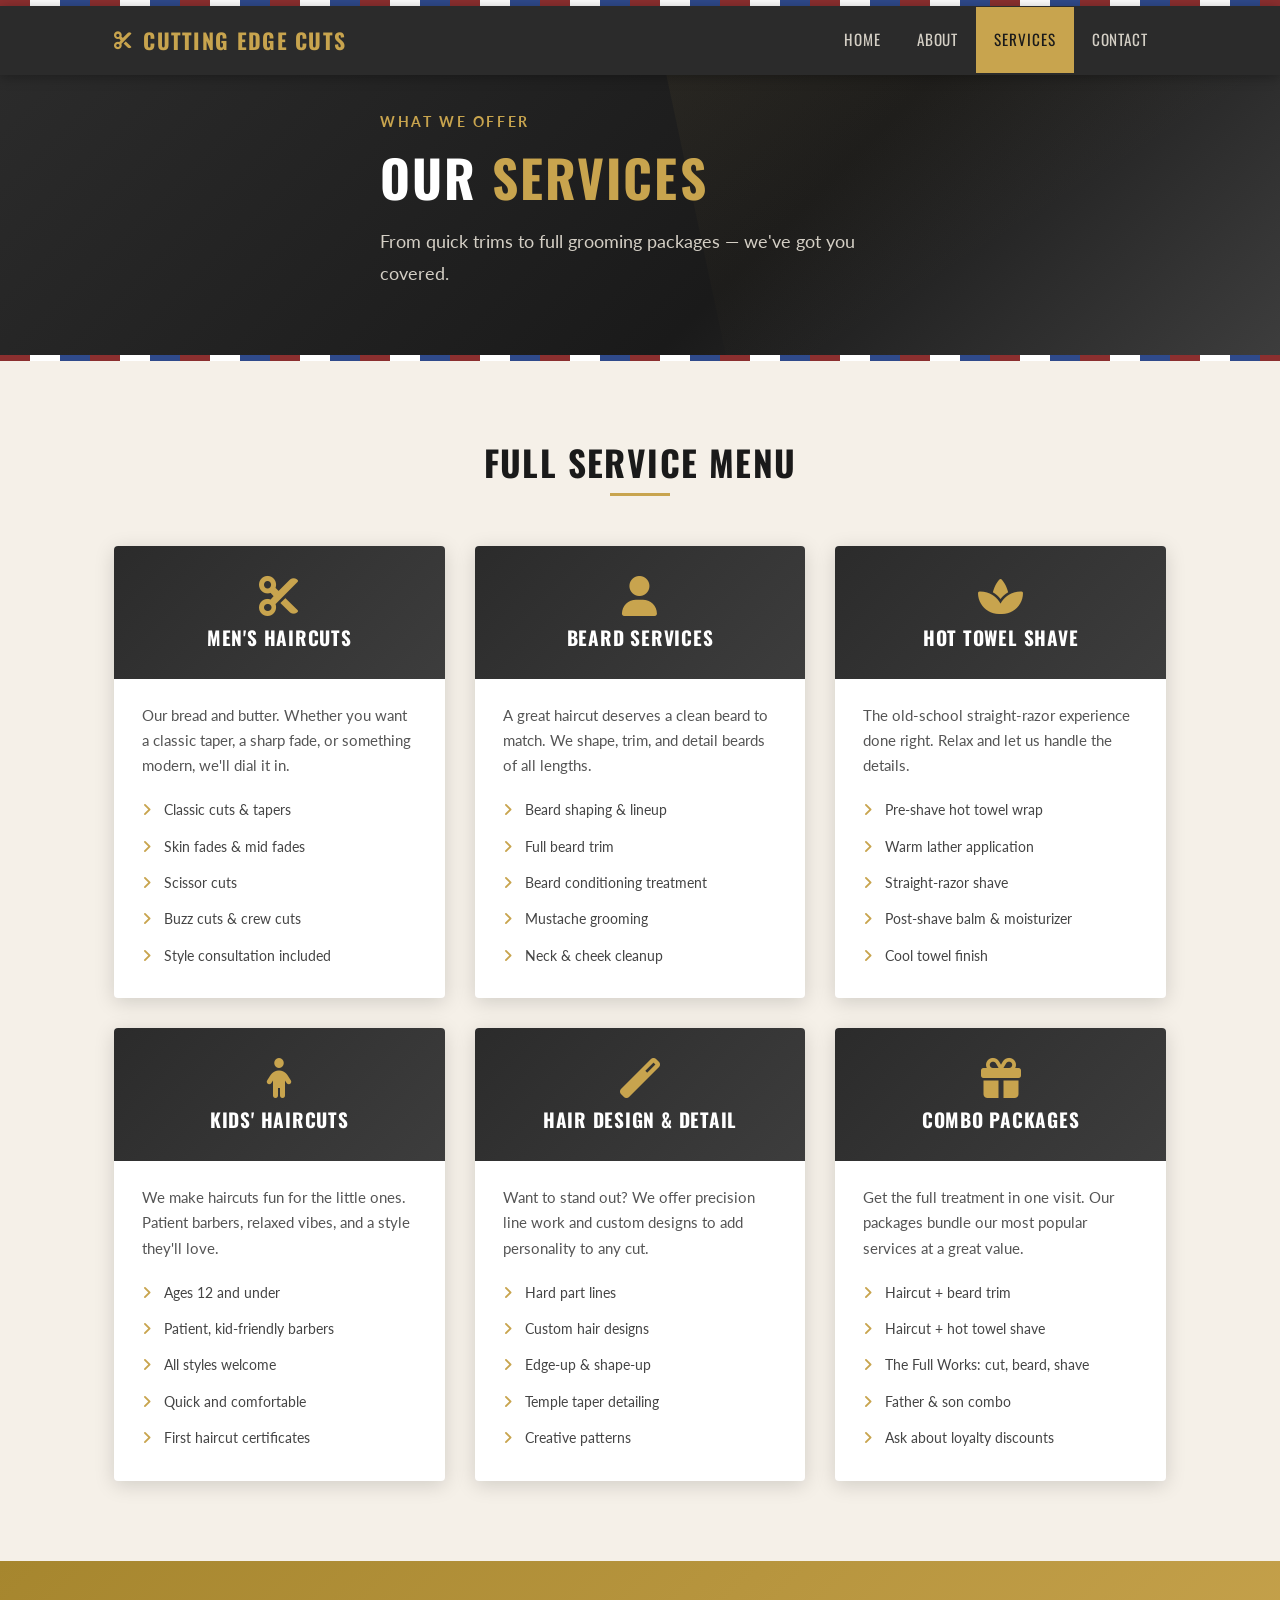
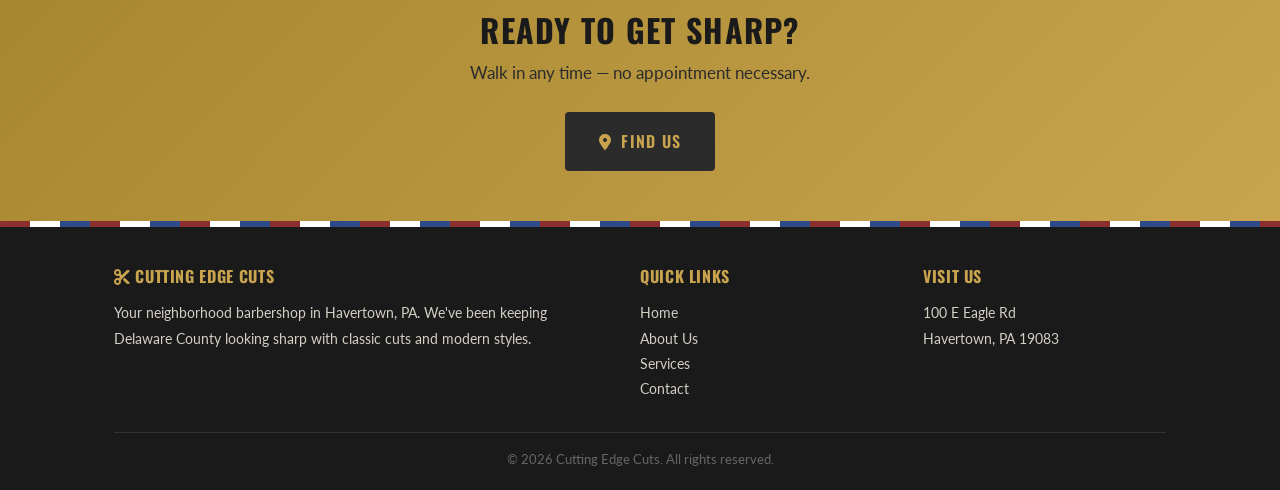
<file: cutting-edge-cuts-havertown/services.html>
<!DOCTYPE html>
<html lang="en">
<head>
  <meta charset="UTF-8">
  <meta name="viewport" content="width=device-width, initial-scale=1.0">
  <title>Services — Cutting Edge Cuts | Havertown Barbershop</title>
  <meta name="description" content="Haircuts, beard trims, hot towel shaves, and more at Cutting Edge Cuts in Havertown, PA. See our full list of barbershop services.">
  <link rel="stylesheet" href="css/style.css">
  <link rel="stylesheet" href="https://cdnjs.cloudflare.com/ajax/libs/font-awesome/6.5.1/css/all.min.css">
</head>
<body>

  <div class="pole-stripe"></div>

  <nav class="navbar">
    <div class="container">
      <a href="index.html" class="navbar__brand">
        <i class="fas fa-cut"></i> Cutting Edge Cuts
      </a>
      <button class="navbar__toggle" aria-label="Menu" onclick="document.querySelector('.navbar__links').classList.toggle('open')">
        <i class="fas fa-bars"></i>
      </button>
      <ul class="navbar__links">
        <li><a href="index.html">Home</a></li>
        <li><a href="about.html">About</a></li>
        <li><a href="services.html" class="active">Services</a></li>
        <li><a href="contact.html">Contact</a></li>
      </ul>
    </div>
  </nav>

  <!-- Page Header -->
  <section class="hero" style="min-height: 280px;">
    <div class="container">
      <div class="hero__content">
        <p class="hero__tagline">What We Offer</p>
        <h1>Our <span>Services</span></h1>
        <p class="hero__desc">From quick trims to full grooming packages — we've got you covered.</p>
      </div>
    </div>
  </section>

  <div class="pole-stripe"></div>

  <!-- Services -->
  <section class="section">
    <div class="container">
      <div class="section__heading">
        <h2>Full Service Menu</h2>
        <div class="accent-line"></div>
      </div>
      <div class="services-full">

        <div class="service-full-card">
          <div class="service-full-card__header">
            <i class="fas fa-cut"></i>
            <h3>Men's Haircuts</h3>
          </div>
          <div class="service-full-card__body">
            <p>Our bread and butter. Whether you want a classic taper, a sharp fade, or something modern, we'll dial it in.</p>
            <ul>
              <li>Classic cuts &amp; tapers</li>
              <li>Skin fades &amp; mid fades</li>
              <li>Scissor cuts</li>
              <li>Buzz cuts &amp; crew cuts</li>
              <li>Style consultation included</li>
            </ul>
          </div>
        </div>

        <div class="service-full-card">
          <div class="service-full-card__header">
            <i class="fas fa-user"></i>
            <h3>Beard Services</h3>
          </div>
          <div class="service-full-card__body">
            <p>A great haircut deserves a clean beard to match. We shape, trim, and detail beards of all lengths.</p>
            <ul>
              <li>Beard shaping &amp; lineup</li>
              <li>Full beard trim</li>
              <li>Beard conditioning treatment</li>
              <li>Mustache grooming</li>
              <li>Neck &amp; cheek cleanup</li>
            </ul>
          </div>
        </div>

        <div class="service-full-card">
          <div class="service-full-card__header">
            <i class="fas fa-spa"></i>
            <h3>Hot Towel Shave</h3>
          </div>
          <div class="service-full-card__body">
            <p>The old-school straight-razor experience done right. Relax and let us handle the details.</p>
            <ul>
              <li>Pre-shave hot towel wrap</li>
              <li>Warm lather application</li>
              <li>Straight-razor shave</li>
              <li>Post-shave balm &amp; moisturizer</li>
              <li>Cool towel finish</li>
            </ul>
          </div>
        </div>

        <div class="service-full-card">
          <div class="service-full-card__header">
            <i class="fas fa-child"></i>
            <h3>Kids' Haircuts</h3>
          </div>
          <div class="service-full-card__body">
            <p>We make haircuts fun for the little ones. Patient barbers, relaxed vibes, and a style they'll love.</p>
            <ul>
              <li>Ages 12 and under</li>
              <li>Patient, kid-friendly barbers</li>
              <li>All styles welcome</li>
              <li>Quick and comfortable</li>
              <li>First haircut certificates</li>
            </ul>
          </div>
        </div>

        <div class="service-full-card">
          <div class="service-full-card__header">
            <i class="fas fa-magic"></i>
            <h3>Hair Design &amp; Detail</h3>
          </div>
          <div class="service-full-card__body">
            <p>Want to stand out? We offer precision line work and custom designs to add personality to any cut.</p>
            <ul>
              <li>Hard part lines</li>
              <li>Custom hair designs</li>
              <li>Edge-up &amp; shape-up</li>
              <li>Temple taper detailing</li>
              <li>Creative patterns</li>
            </ul>
          </div>
        </div>

        <div class="service-full-card">
          <div class="service-full-card__header">
            <i class="fas fa-gift"></i>
            <h3>Combo Packages</h3>
          </div>
          <div class="service-full-card__body">
            <p>Get the full treatment in one visit. Our packages bundle our most popular services at a great value.</p>
            <ul>
              <li>Haircut + beard trim</li>
              <li>Haircut + hot towel shave</li>
              <li>The Full Works: cut, beard, shave</li>
              <li>Father &amp; son combo</li>
              <li>Ask about loyalty discounts</li>
            </ul>
          </div>
        </div>

      </div>
    </div>
  </section>

  <!-- CTA -->
  <section class="cta-banner">
    <div class="container">
      <h2>Ready to Get Sharp?</h2>
      <p>Walk in any time — no appointment necessary.</p>
      <a href="contact.html" class="btn btn--dark"><i class="fas fa-map-marker-alt"></i>&ensp;Find Us</a>
    </div>
  </section>

  <!-- Footer -->
  <div class="pole-stripe"></div>
  <footer class="footer">
    <div class="container">
      <div class="footer__grid">
        <div>
          <h4><i class="fas fa-cut"></i> Cutting Edge Cuts</h4>
          <p>Your neighborhood barbershop in Havertown, PA. We've been keeping Delaware County looking sharp with classic cuts and modern styles.</p>
        </div>
        <div>
          <h4>Quick Links</h4>
          <ul>
            <li><a href="index.html">Home</a></li>
            <li><a href="about.html">About Us</a></li>
            <li><a href="services.html">Services</a></li>
            <li><a href="contact.html">Contact</a></li>
          </ul>
        </div>
        <div>
          <h4>Visit Us</h4>
          <p>100 E Eagle Rd<br>Havertown, PA 19083</p>
        </div>
      </div>
      <div class="footer__bottom">
        &copy; 2026 Cutting Edge Cuts. All rights reserved.
      </div>
    </div>
  </footer>

</body>
</html>
</file>
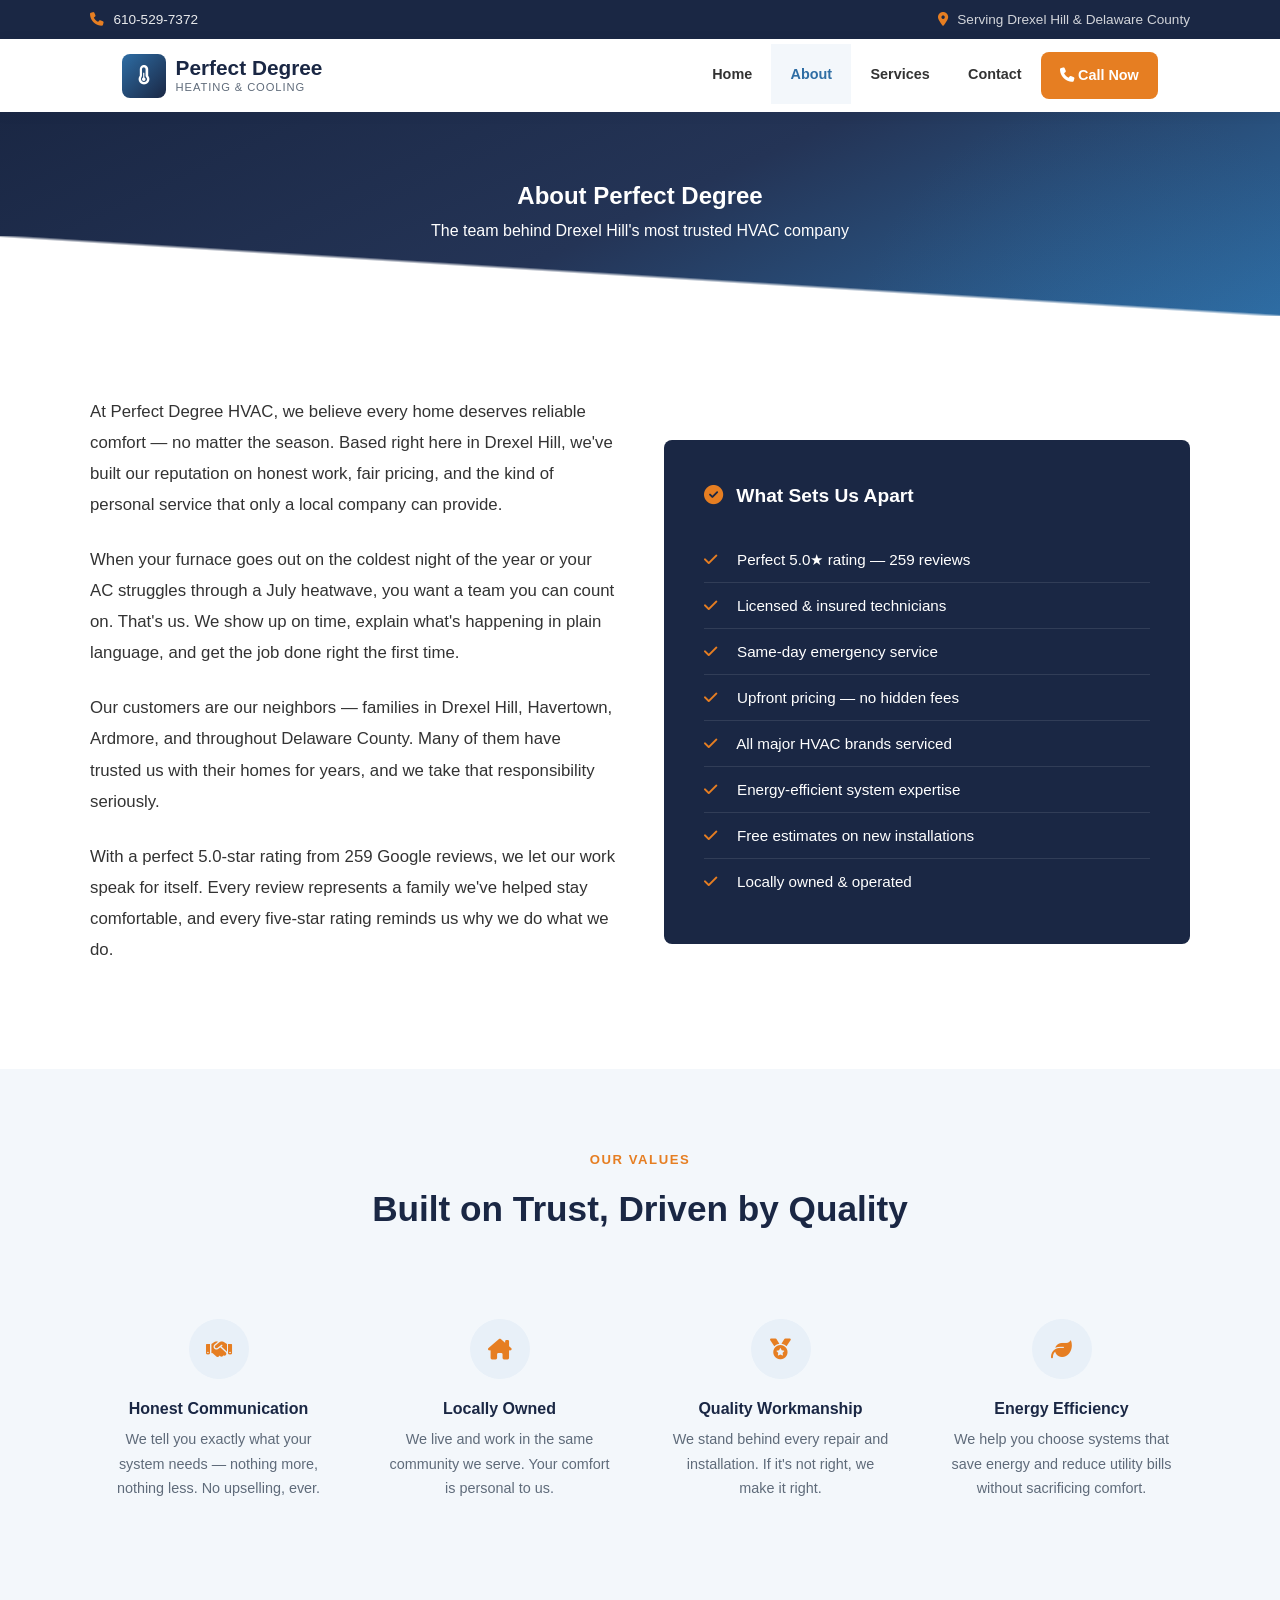
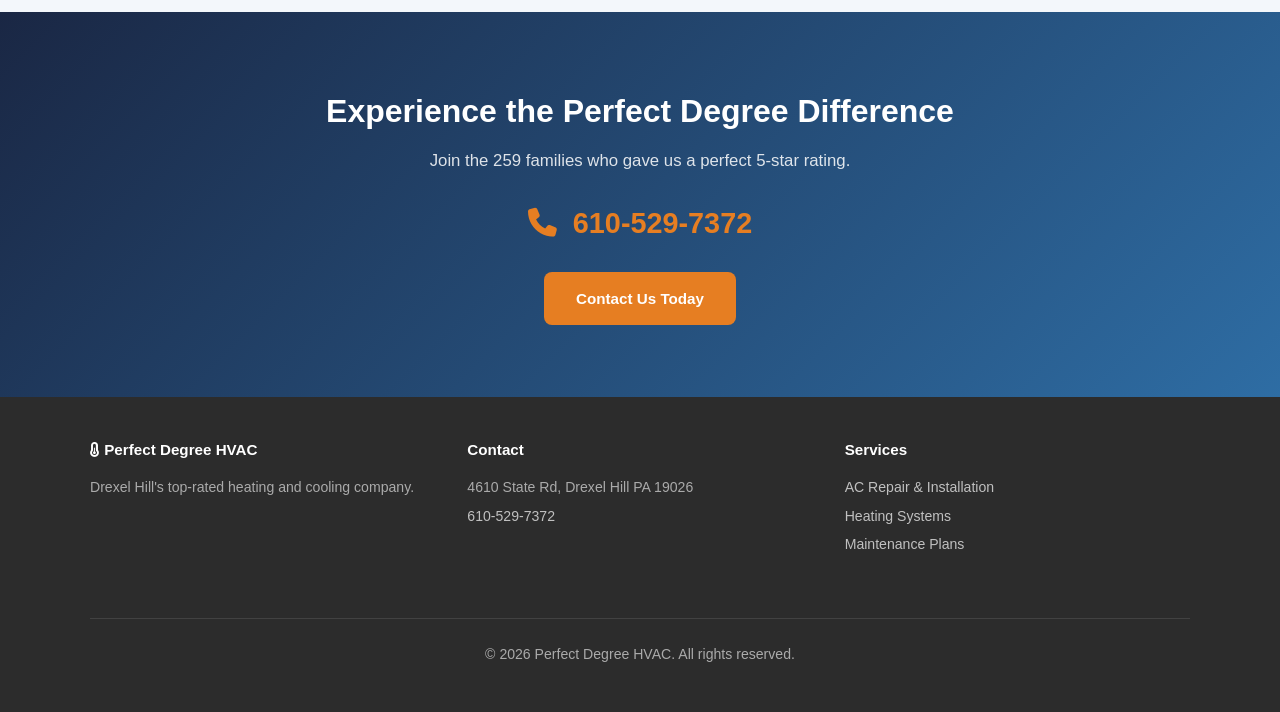
<file: perfect-degree-hvac-drexel-hill/about.html>
<!DOCTYPE html>
<html lang="en">
<head>
  <meta charset="UTF-8">
  <meta name="viewport" content="width=device-width, initial-scale=1.0">
  <title>About Us | Perfect Degree HVAC — Drexel Hill, PA</title>
  <meta name="description" content="Learn about Perfect Degree HVAC — Drexel Hill's highest-rated heating and cooling company with a perfect 5.0 star rating from 259 customer reviews.">
  <link rel="stylesheet" href="css/style.css">
  <link rel="stylesheet" href="https://cdnjs.cloudflare.com/ajax/libs/font-awesome/6.5.1/css/all.min.css" crossorigin="anonymous">
</head>
<body>

  <div class="top-bar">
    <div class="container">
      <span><i class="fa-solid fa-phone"></i> <a href="tel:610-529-7372">610-529-7372</a></span>
      <span><i class="fa-solid fa-location-dot"></i> Serving Drexel Hill &amp; Delaware County</span>
    </div>
  </div>

  <nav class="navbar">
    <div class="container">
      <a href="index.html" class="brand">
        <div class="brand-icon"><i class="fa-solid fa-temperature-half"></i></div>
        <div class="brand-text">Perfect Degree<span>Heating &amp; Cooling</span></div>
      </a>
      <button class="menu-toggle" aria-label="Toggle menu" onclick="document.querySelector('.nav-links').classList.toggle('open')">
        <i class="fa-solid fa-bars"></i>
      </button>
      <ul class="nav-links">
        <li><a href="index.html">Home</a></li>
        <li><a href="about.html" class="active">About</a></li>
        <li><a href="services.html">Services</a></li>
        <li><a href="contact.html">Contact</a></li>
        <li><a href="tel:610-529-7372" class="nav-cta"><i class="fa-solid fa-phone"></i> Call Now</a></li>
      </ul>
    </div>
  </nav>

  <!-- Hero -->
  <section class="hero" style="padding: 4rem 2rem 4.5rem;">
    <div class="hero-content" style="max-width: 700px; margin: 0 auto; text-align: center; position: relative; z-index: 1;">
      <h1>About Perfect Degree</h1>
      <p class="tagline">The team behind Drexel Hill's most trusted HVAC company</p>
    </div>
  </section>

  <!-- About Content -->
  <section class="section">
    <div class="container">
      <div class="about-grid">
        <div class="about-content">
          <p>At Perfect Degree HVAC, we believe every home deserves reliable comfort — no matter the season. Based right here in Drexel Hill, we've built our reputation on honest work, fair pricing, and the kind of personal service that only a local company can provide.</p>

          <p>When your furnace goes out on the coldest night of the year or your AC struggles through a July heatwave, you want a team you can count on. That's us. We show up on time, explain what's happening in plain language, and get the job done right the first time.</p>

          <p>Our customers are our neighbors — families in Drexel Hill, Havertown, Ardmore, and throughout Delaware County. Many of them have trusted us with their homes for years, and we take that responsibility seriously.</p>

          <p>With a perfect 5.0-star rating from 259 Google reviews, we let our work speak for itself. Every review represents a family we've helped stay comfortable, and every five-star rating reminds us why we do what we do.</p>
        </div>
        <div class="about-sidebar">
          <h3><i class="fa-solid fa-check-circle" style="color: var(--orange); margin-right: 0.5rem;"></i> What Sets Us Apart</h3>
          <ul class="checklist">
            <li><i class="fa-solid fa-check"></i> Perfect 5.0★ rating — 259 reviews</li>
            <li><i class="fa-solid fa-check"></i> Licensed &amp; insured technicians</li>
            <li><i class="fa-solid fa-check"></i> Same-day emergency service</li>
            <li><i class="fa-solid fa-check"></i> Upfront pricing — no hidden fees</li>
            <li><i class="fa-solid fa-check"></i> All major HVAC brands serviced</li>
            <li><i class="fa-solid fa-check"></i> Energy-efficient system expertise</li>
            <li><i class="fa-solid fa-check"></i> Free estimates on new installations</li>
            <li><i class="fa-solid fa-check"></i> Locally owned &amp; operated</li>
          </ul>
        </div>
      </div>
    </div>
  </section>

  <!-- Trust Signals -->
  <section class="section section-ice">
    <div class="container">
      <div class="section-header">
        <div class="eyebrow">Our Values</div>
        <h2>Built on Trust, Driven by Quality</h2>
      </div>
      <div class="trust-grid">
        <div class="trust-item">
          <div class="icon"><i class="fa-solid fa-handshake"></i></div>
          <h4>Honest Communication</h4>
          <p>We tell you exactly what your system needs — nothing more, nothing less. No upselling, ever.</p>
        </div>
        <div class="trust-item">
          <div class="icon"><i class="fa-solid fa-house-chimney"></i></div>
          <h4>Locally Owned</h4>
          <p>We live and work in the same community we serve. Your comfort is personal to us.</p>
        </div>
        <div class="trust-item">
          <div class="icon"><i class="fa-solid fa-medal"></i></div>
          <h4>Quality Workmanship</h4>
          <p>We stand behind every repair and installation. If it's not right, we make it right.</p>
        </div>
        <div class="trust-item">
          <div class="icon"><i class="fa-solid fa-leaf"></i></div>
          <h4>Energy Efficiency</h4>
          <p>We help you choose systems that save energy and reduce utility bills without sacrificing comfort.</p>
        </div>
      </div>
    </div>
  </section>

  <!-- CTA Banner -->
  <section class="cta-banner">
    <h2>Experience the Perfect Degree Difference</h2>
    <p>Join the 259 families who gave us a perfect 5-star rating.</p>
    <div class="phone-big"><a href="tel:610-529-7372"><i class="fa-solid fa-phone"></i> 610-529-7372</a></div>
    <div class="cta-group" style="justify-content: center;">
      <a href="contact.html" class="btn btn-orange">Contact Us Today</a>
    </div>
  </section>

  <footer class="footer">
    <div class="container">
      <div>
        <h4><i class="fa-solid fa-temperature-half"></i> Perfect Degree HVAC</h4>
        <p>Drexel Hill's top-rated heating and cooling company.</p>
      </div>
      <div>
        <h4>Contact</h4>
        <p>4610 State Rd, Drexel Hill PA 19026</p>
        <p><a href="tel:610-529-7372">610-529-7372</a></p>
      </div>
      <div>
        <h4>Services</h4>
        <p><a href="services.html">AC Repair &amp; Installation</a></p>
        <p><a href="services.html">Heating Systems</a></p>
        <p><a href="services.html">Maintenance Plans</a></p>
      </div>
      <div class="footer-bottom">
        <p>&copy; 2026 Perfect Degree HVAC. All rights reserved.</p>
      </div>
    </div>
  </footer>

</body>
</html>
</file>
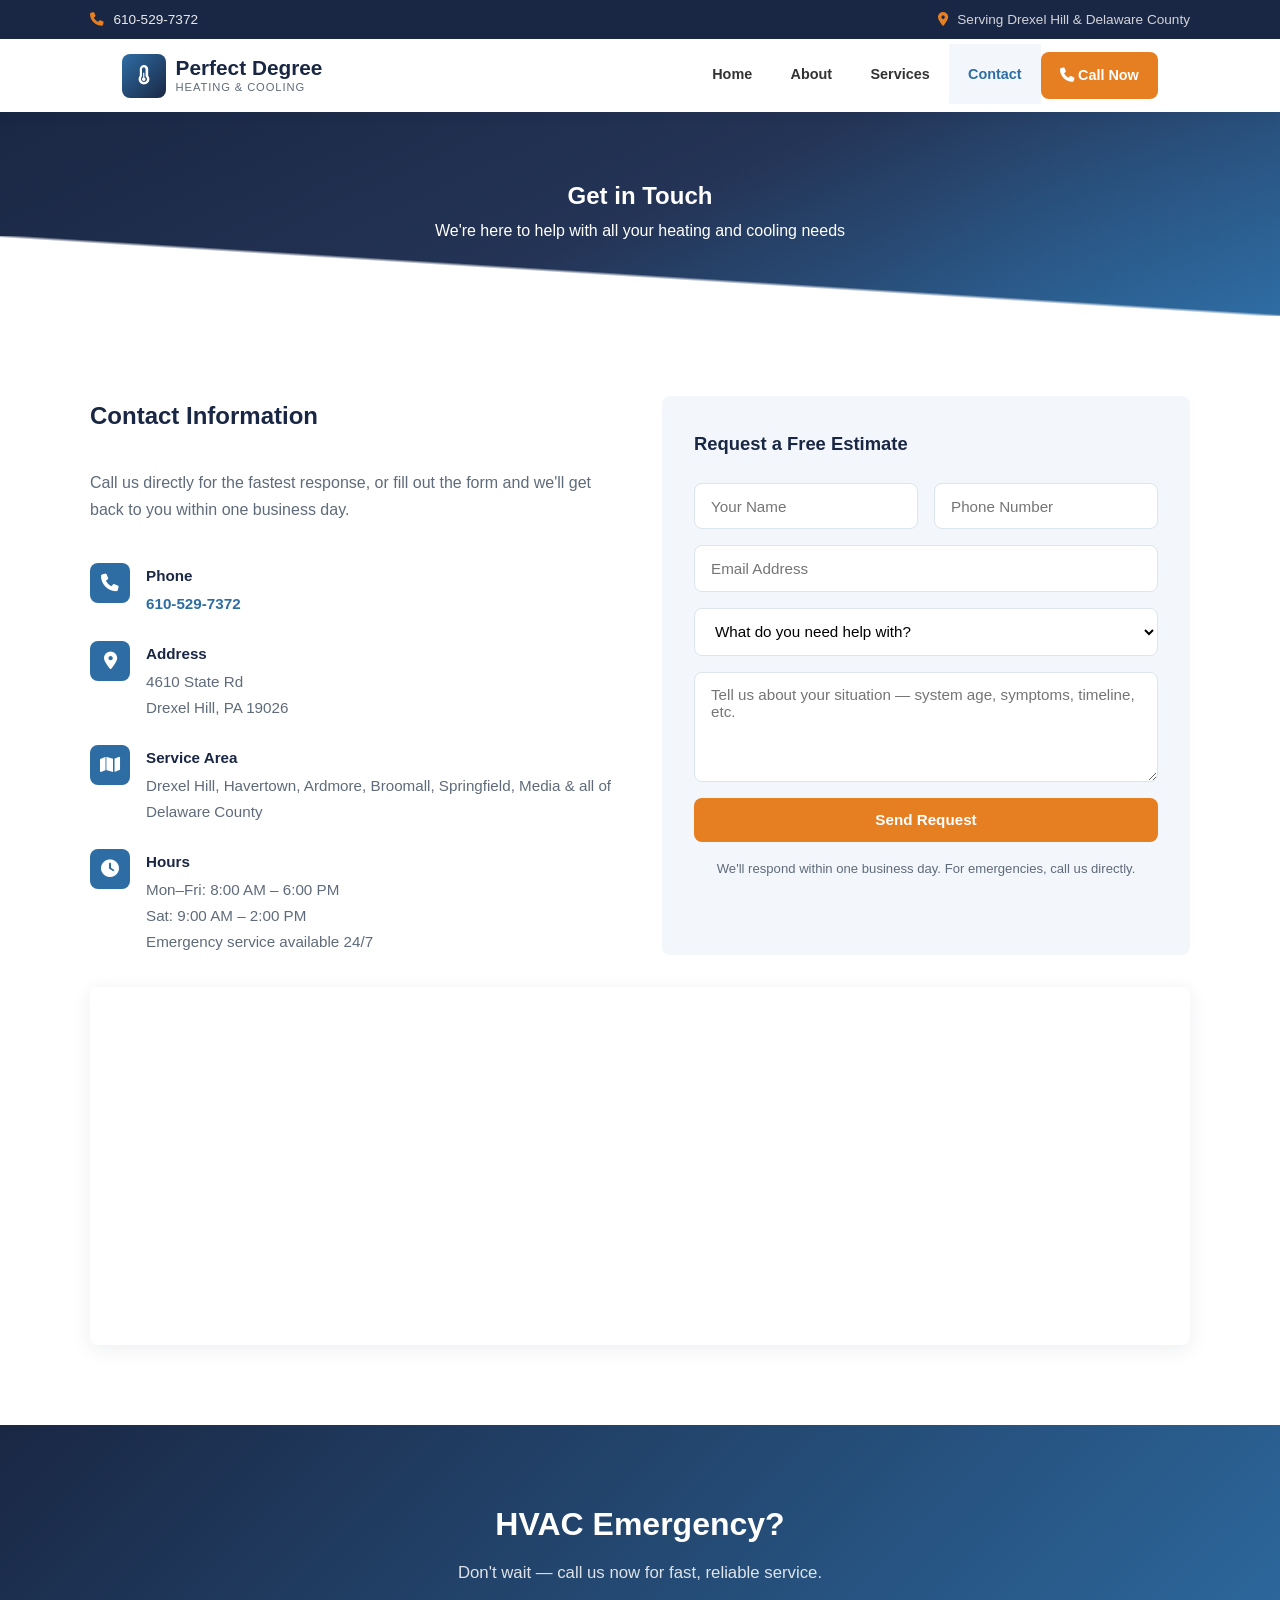
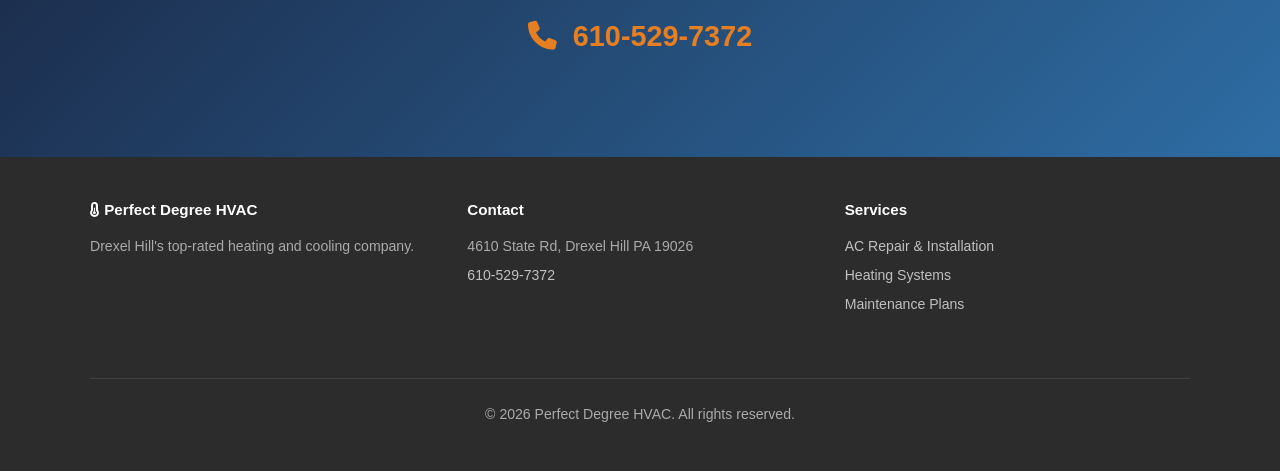
<file: perfect-degree-hvac-drexel-hill/contact.html>
<!DOCTYPE html>
<html lang="en">
<head>
  <meta charset="UTF-8">
  <meta name="viewport" content="width=device-width, initial-scale=1.0">
  <title>Contact | Perfect Degree HVAC — Drexel Hill, PA</title>
  <meta name="description" content="Contact Perfect Degree HVAC in Drexel Hill, PA. Call 610-529-7372 for heating and cooling repair, installation, and free estimates.">
  <link rel="stylesheet" href="css/style.css">
  <link rel="stylesheet" href="https://cdnjs.cloudflare.com/ajax/libs/font-awesome/6.5.1/css/all.min.css" crossorigin="anonymous">
</head>
<body>

  <div class="top-bar">
    <div class="container">
      <span><i class="fa-solid fa-phone"></i> <a href="tel:610-529-7372">610-529-7372</a></span>
      <span><i class="fa-solid fa-location-dot"></i> Serving Drexel Hill &amp; Delaware County</span>
    </div>
  </div>

  <nav class="navbar">
    <div class="container">
      <a href="index.html" class="brand">
        <div class="brand-icon"><i class="fa-solid fa-temperature-half"></i></div>
        <div class="brand-text">Perfect Degree<span>Heating &amp; Cooling</span></div>
      </a>
      <button class="menu-toggle" aria-label="Toggle menu" onclick="document.querySelector('.nav-links').classList.toggle('open')">
        <i class="fa-solid fa-bars"></i>
      </button>
      <ul class="nav-links">
        <li><a href="index.html">Home</a></li>
        <li><a href="about.html">About</a></li>
        <li><a href="services.html">Services</a></li>
        <li><a href="contact.html" class="active">Contact</a></li>
        <li><a href="tel:610-529-7372" class="nav-cta"><i class="fa-solid fa-phone"></i> Call Now</a></li>
      </ul>
    </div>
  </nav>

  <!-- Hero -->
  <section class="hero" style="padding: 4rem 2rem 4.5rem;">
    <div class="hero-content" style="max-width: 700px; margin: 0 auto; text-align: center; position: relative; z-index: 1;">
      <h1>Get in Touch</h1>
      <p class="tagline">We're here to help with all your heating and cooling needs</p>
    </div>
  </section>

  <!-- Contact Section -->
  <section class="section">
    <div class="container">
      <div class="contact-grid">
        <div class="contact-info">
          <h2 style="font-size: 1.5rem; color: var(--navy); margin-bottom: 0.5rem;">Contact Information</h2>
          <p style="color: var(--text-light); margin-bottom: 1rem;">Call us directly for the fastest response, or fill out the form and we'll get back to you within one business day.</p>

          <div class="contact-item">
            <div class="icon"><i class="fa-solid fa-phone"></i></div>
            <div>
              <h4>Phone</h4>
              <p><a href="tel:610-529-7372">610-529-7372</a></p>
            </div>
          </div>

          <div class="contact-item">
            <div class="icon"><i class="fa-solid fa-location-dot"></i></div>
            <div>
              <h4>Address</h4>
              <p>4610 State Rd<br>Drexel Hill, PA 19026</p>
            </div>
          </div>

          <div class="contact-item">
            <div class="icon"><i class="fa-solid fa-map"></i></div>
            <div>
              <h4>Service Area</h4>
              <p>Drexel Hill, Havertown, Ardmore, Broomall, Springfield, Media &amp; all of Delaware County</p>
            </div>
          </div>

          <div class="contact-item">
            <div class="icon"><i class="fa-solid fa-clock"></i></div>
            <div>
              <h4>Hours</h4>
              <p>Mon–Fri: 8:00 AM – 6:00 PM<br>Sat: 9:00 AM – 2:00 PM<br>Emergency service available 24/7</p>
            </div>
          </div>
        </div>

        <div class="contact-form">
          <h3>Request a Free Estimate</h3>
          <div class="form-row">
            <input type="text" placeholder="Your Name" aria-label="Your Name">
            <input type="tel" placeholder="Phone Number" aria-label="Phone Number">
          </div>
          <input type="email" placeholder="Email Address" aria-label="Email Address">
          <select aria-label="Service Needed">
            <option value="" disabled selected>What do you need help with?</option>
            <option>AC Repair</option>
            <option>AC Installation</option>
            <option>Furnace Repair</option>
            <option>Furnace Installation</option>
            <option>Heat Pump Service</option>
            <option>Boiler Service</option>
            <option>Maintenance / Tune-Up</option>
            <option>Duct Cleaning</option>
            <option>Thermostat Installation</option>
            <option>Emergency Service</option>
            <option>Other</option>
          </select>
          <textarea placeholder="Tell us about your situation — system age, symptoms, timeline, etc." aria-label="Message"></textarea>
          <button type="button" class="btn btn-orange" style="width: 100%;">Send Request</button>
          <p style="font-size: 0.82rem; color: var(--text-light); text-align: center;">We'll respond within one business day. For emergencies, call us directly.</p>
        </div>
      </div>

      <!-- Map -->
      <div class="map-container">
        <iframe
          title="Perfect Degree HVAC Location"
          src="https://www.google.com/maps/embed?pb=!1m18!1m12!1m3!1d3059.5!2d-75.31!3d39.94!2m3!1f0!2f0!3f0!3m2!1i1024!2i768!4f13.1!3m3!1m2!1s0x0%3A0x0!2s4610+State+Rd%2C+Drexel+Hill%2C+PA+19026!5e0!3m2!1sen!2sus!4v1"
          allowfullscreen
          loading="lazy"
          referrerpolicy="no-referrer-when-downgrade">
        </iframe>
      </div>
    </div>
  </section>

  <!-- CTA Banner -->
  <section class="cta-banner">
    <h2>HVAC Emergency?</h2>
    <p>Don't wait — call us now for fast, reliable service.</p>
    <div class="phone-big"><a href="tel:610-529-7372"><i class="fa-solid fa-phone"></i> 610-529-7372</a></div>
  </section>

  <footer class="footer">
    <div class="container">
      <div>
        <h4><i class="fa-solid fa-temperature-half"></i> Perfect Degree HVAC</h4>
        <p>Drexel Hill's top-rated heating and cooling company.</p>
      </div>
      <div>
        <h4>Contact</h4>
        <p>4610 State Rd, Drexel Hill PA 19026</p>
        <p><a href="tel:610-529-7372">610-529-7372</a></p>
      </div>
      <div>
        <h4>Services</h4>
        <p><a href="services.html">AC Repair &amp; Installation</a></p>
        <p><a href="services.html">Heating Systems</a></p>
        <p><a href="services.html">Maintenance Plans</a></p>
      </div>
      <div class="footer-bottom">
        <p>&copy; 2026 Perfect Degree HVAC. All rights reserved.</p>
      </div>
    </div>
  </footer>

</body>
</html>
</file>
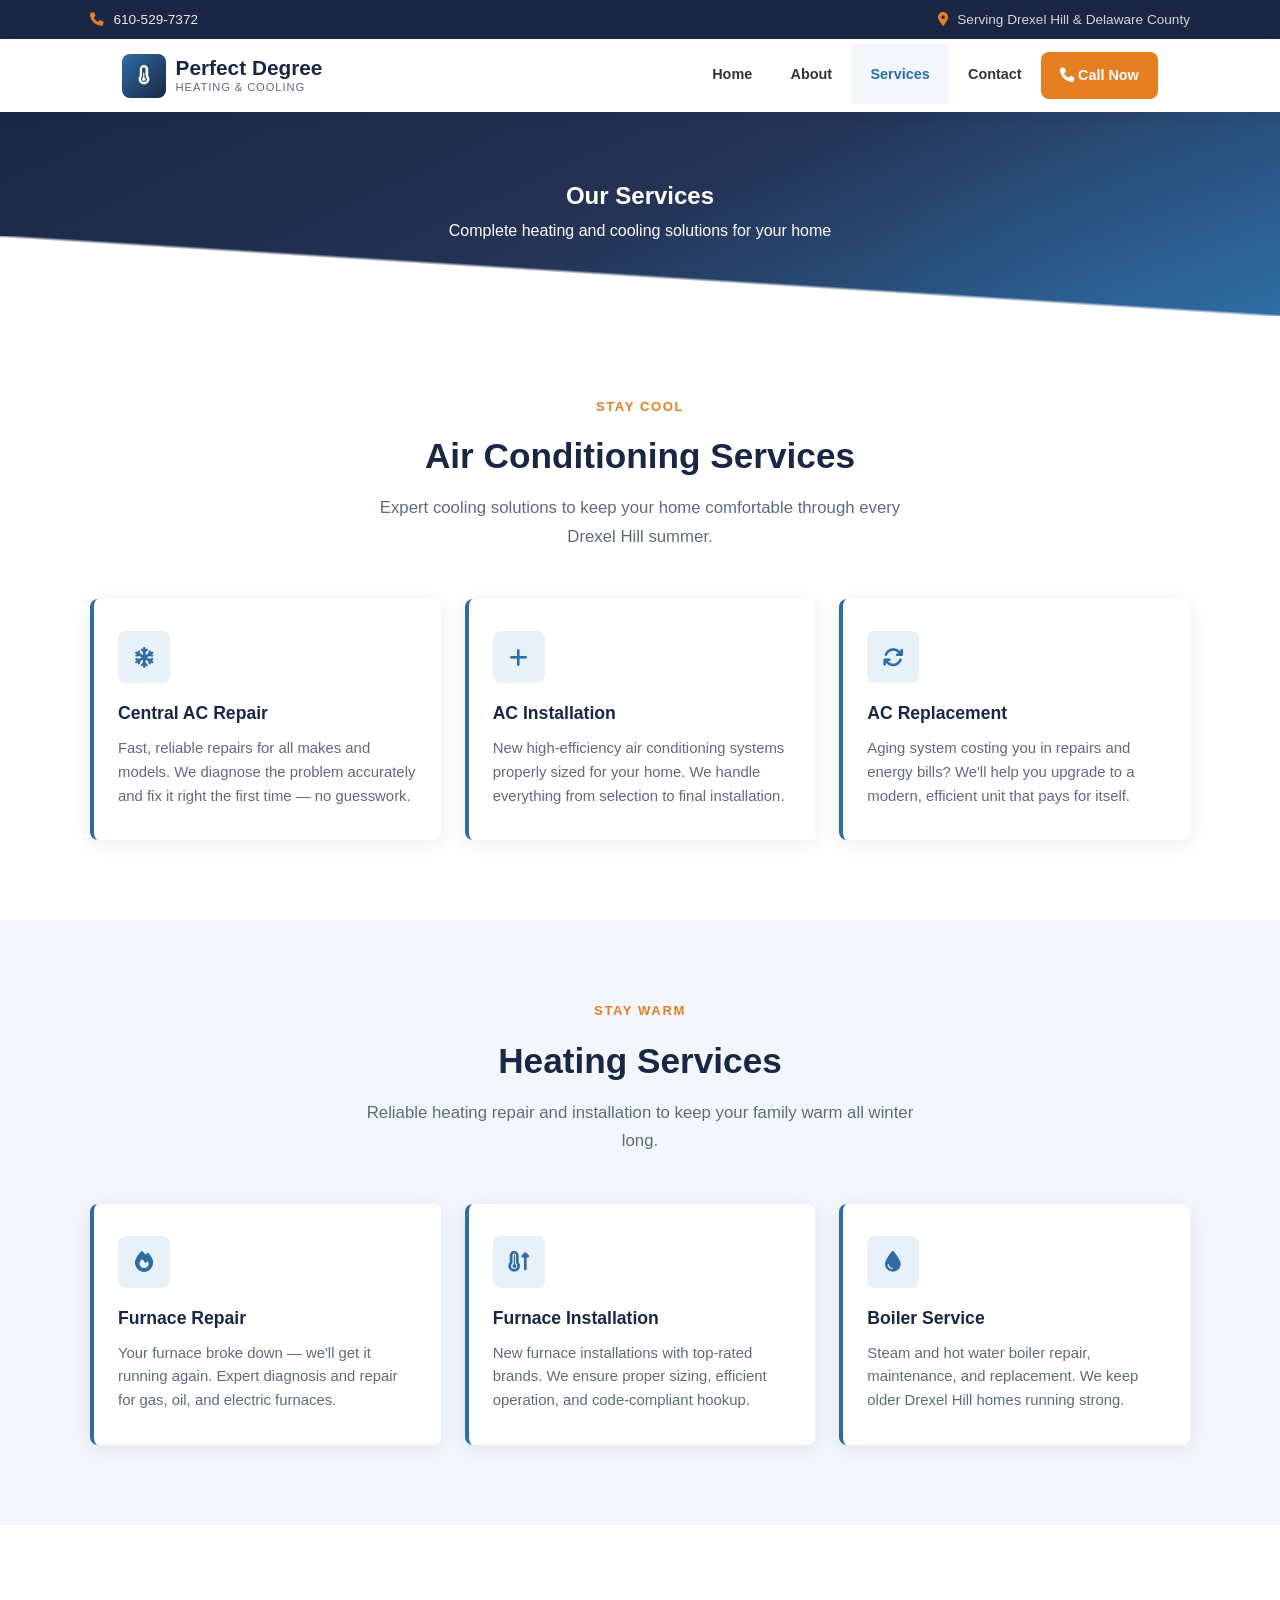
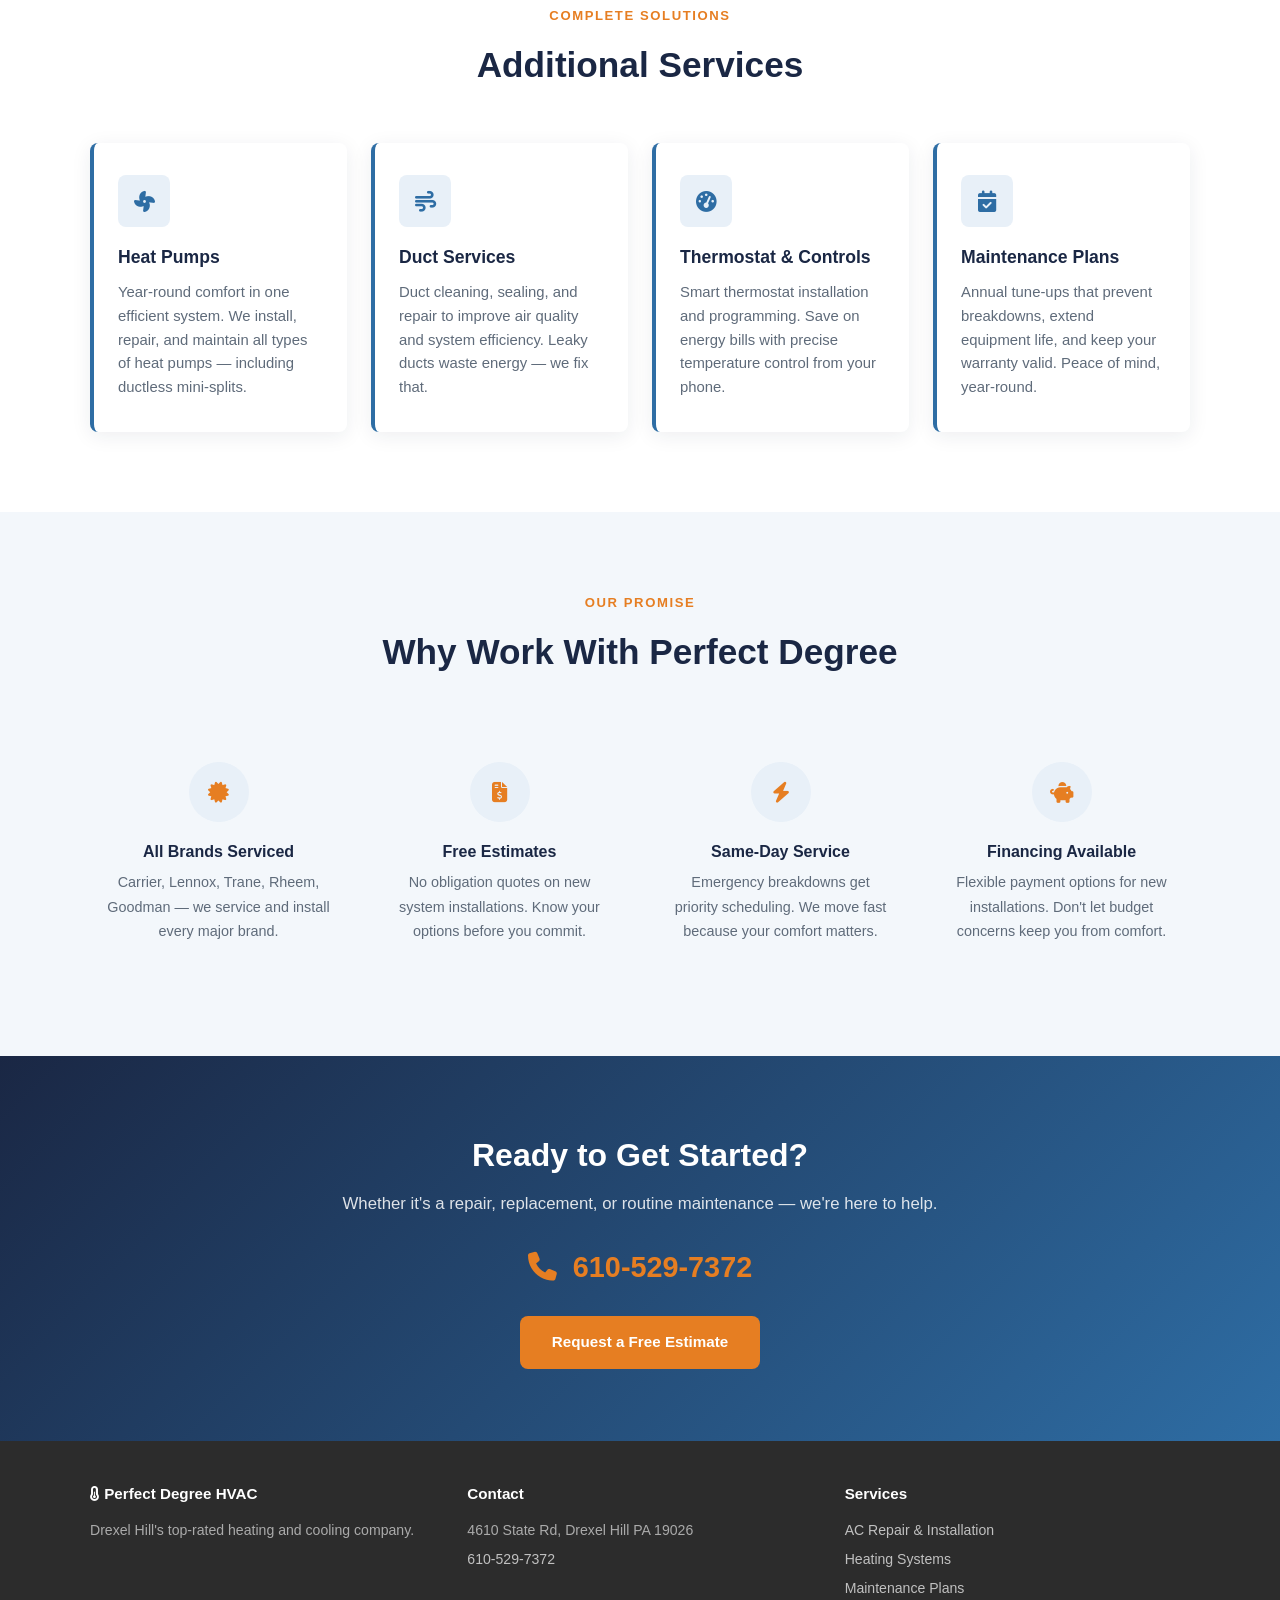
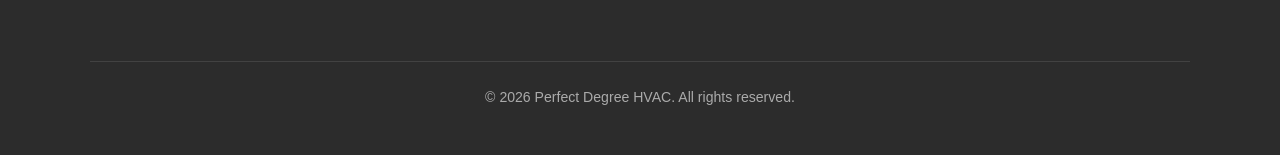
<file: perfect-degree-hvac-drexel-hill/services.html>
<!DOCTYPE html>
<html lang="en">
<head>
  <meta charset="UTF-8">
  <meta name="viewport" content="width=device-width, initial-scale=1.0">
  <title>Services | Perfect Degree HVAC — Drexel Hill, PA</title>
  <meta name="description" content="HVAC services from Perfect Degree: AC repair, furnace installation, heat pumps, duct cleaning, and maintenance plans. Serving Drexel Hill and Delaware County.">
  <link rel="stylesheet" href="css/style.css">
  <link rel="stylesheet" href="https://cdnjs.cloudflare.com/ajax/libs/font-awesome/6.5.1/css/all.min.css" crossorigin="anonymous">
</head>
<body>

  <div class="top-bar">
    <div class="container">
      <span><i class="fa-solid fa-phone"></i> <a href="tel:610-529-7372">610-529-7372</a></span>
      <span><i class="fa-solid fa-location-dot"></i> Serving Drexel Hill &amp; Delaware County</span>
    </div>
  </div>

  <nav class="navbar">
    <div class="container">
      <a href="index.html" class="brand">
        <div class="brand-icon"><i class="fa-solid fa-temperature-half"></i></div>
        <div class="brand-text">Perfect Degree<span>Heating &amp; Cooling</span></div>
      </a>
      <button class="menu-toggle" aria-label="Toggle menu" onclick="document.querySelector('.nav-links').classList.toggle('open')">
        <i class="fa-solid fa-bars"></i>
      </button>
      <ul class="nav-links">
        <li><a href="index.html">Home</a></li>
        <li><a href="about.html">About</a></li>
        <li><a href="services.html" class="active">Services</a></li>
        <li><a href="contact.html">Contact</a></li>
        <li><a href="tel:610-529-7372" class="nav-cta"><i class="fa-solid fa-phone"></i> Call Now</a></li>
      </ul>
    </div>
  </nav>

  <!-- Hero -->
  <section class="hero" style="padding: 4rem 2rem 4.5rem;">
    <div class="hero-content" style="max-width: 700px; margin: 0 auto; text-align: center; position: relative; z-index: 1;">
      <h1>Our Services</h1>
      <p class="tagline">Complete heating and cooling solutions for your home</p>
    </div>
  </section>

  <!-- Cooling Services -->
  <section class="section">
    <div class="container">
      <div class="section-header">
        <div class="eyebrow">Stay Cool</div>
        <h2>Air Conditioning Services</h2>
        <p>Expert cooling solutions to keep your home comfortable through every Drexel Hill summer.</p>
      </div>
      <div class="card-grid">
        <div class="card">
          <div class="icon"><i class="fa-solid fa-snowflake"></i></div>
          <h3>Central AC Repair</h3>
          <p>Fast, reliable repairs for all makes and models. We diagnose the problem accurately and fix it right the first time — no guesswork.</p>
        </div>
        <div class="card">
          <div class="icon"><i class="fa-solid fa-plus"></i></div>
          <h3>AC Installation</h3>
          <p>New high-efficiency air conditioning systems properly sized for your home. We handle everything from selection to final installation.</p>
        </div>
        <div class="card">
          <div class="icon"><i class="fa-solid fa-arrows-rotate"></i></div>
          <h3>AC Replacement</h3>
          <p>Aging system costing you in repairs and energy bills? We'll help you upgrade to a modern, efficient unit that pays for itself.</p>
        </div>
      </div>
    </div>
  </section>

  <!-- Heating Services -->
  <section class="section section-ice">
    <div class="container">
      <div class="section-header">
        <div class="eyebrow">Stay Warm</div>
        <h2>Heating Services</h2>
        <p>Reliable heating repair and installation to keep your family warm all winter long.</p>
      </div>
      <div class="card-grid">
        <div class="card">
          <div class="icon"><i class="fa-solid fa-fire"></i></div>
          <h3>Furnace Repair</h3>
          <p>Your furnace broke down — we'll get it running again. Expert diagnosis and repair for gas, oil, and electric furnaces.</p>
        </div>
        <div class="card">
          <div class="icon"><i class="fa-solid fa-temperature-arrow-up"></i></div>
          <h3>Furnace Installation</h3>
          <p>New furnace installations with top-rated brands. We ensure proper sizing, efficient operation, and code-compliant hookup.</p>
        </div>
        <div class="card">
          <div class="icon"><i class="fa-solid fa-droplet"></i></div>
          <h3>Boiler Service</h3>
          <p>Steam and hot water boiler repair, maintenance, and replacement. We keep older Drexel Hill homes running strong.</p>
        </div>
      </div>
    </div>
  </section>

  <!-- Additional Services -->
  <section class="section">
    <div class="container">
      <div class="section-header">
        <div class="eyebrow">Complete Solutions</div>
        <h2>Additional Services</h2>
      </div>
      <div class="card-grid">
        <div class="card">
          <div class="icon"><i class="fa-solid fa-fan"></i></div>
          <h3>Heat Pumps</h3>
          <p>Year-round comfort in one efficient system. We install, repair, and maintain all types of heat pumps — including ductless mini-splits.</p>
        </div>
        <div class="card">
          <div class="icon"><i class="fa-solid fa-wind"></i></div>
          <h3>Duct Services</h3>
          <p>Duct cleaning, sealing, and repair to improve air quality and system efficiency. Leaky ducts waste energy — we fix that.</p>
        </div>
        <div class="card">
          <div class="icon"><i class="fa-solid fa-gauge-high"></i></div>
          <h3>Thermostat &amp; Controls</h3>
          <p>Smart thermostat installation and programming. Save on energy bills with precise temperature control from your phone.</p>
        </div>
        <div class="card">
          <div class="icon"><i class="fa-solid fa-calendar-check"></i></div>
          <h3>Maintenance Plans</h3>
          <p>Annual tune-ups that prevent breakdowns, extend equipment life, and keep your warranty valid. Peace of mind, year-round.</p>
        </div>
      </div>
    </div>
  </section>

  <!-- Why Work With Us -->
  <section class="section section-ice">
    <div class="container">
      <div class="section-header">
        <div class="eyebrow">Our Promise</div>
        <h2>Why Work With Perfect Degree</h2>
      </div>
      <div class="trust-grid">
        <div class="trust-item">
          <div class="icon"><i class="fa-solid fa-certificate"></i></div>
          <h4>All Brands Serviced</h4>
          <p>Carrier, Lennox, Trane, Rheem, Goodman — we service and install every major brand.</p>
        </div>
        <div class="trust-item">
          <div class="icon"><i class="fa-solid fa-file-invoice-dollar"></i></div>
          <h4>Free Estimates</h4>
          <p>No obligation quotes on new system installations. Know your options before you commit.</p>
        </div>
        <div class="trust-item">
          <div class="icon"><i class="fa-solid fa-bolt"></i></div>
          <h4>Same-Day Service</h4>
          <p>Emergency breakdowns get priority scheduling. We move fast because your comfort matters.</p>
        </div>
        <div class="trust-item">
          <div class="icon"><i class="fa-solid fa-piggy-bank"></i></div>
          <h4>Financing Available</h4>
          <p>Flexible payment options for new installations. Don't let budget concerns keep you from comfort.</p>
        </div>
      </div>
    </div>
  </section>

  <!-- CTA Banner -->
  <section class="cta-banner">
    <h2>Ready to Get Started?</h2>
    <p>Whether it's a repair, replacement, or routine maintenance — we're here to help.</p>
    <div class="phone-big"><a href="tel:610-529-7372"><i class="fa-solid fa-phone"></i> 610-529-7372</a></div>
    <div class="cta-group" style="justify-content: center;">
      <a href="contact.html" class="btn btn-orange">Request a Free Estimate</a>
    </div>
  </section>

  <footer class="footer">
    <div class="container">
      <div>
        <h4><i class="fa-solid fa-temperature-half"></i> Perfect Degree HVAC</h4>
        <p>Drexel Hill's top-rated heating and cooling company.</p>
      </div>
      <div>
        <h4>Contact</h4>
        <p>4610 State Rd, Drexel Hill PA 19026</p>
        <p><a href="tel:610-529-7372">610-529-7372</a></p>
      </div>
      <div>
        <h4>Services</h4>
        <p><a href="services.html">AC Repair &amp; Installation</a></p>
        <p><a href="services.html">Heating Systems</a></p>
        <p><a href="services.html">Maintenance Plans</a></p>
      </div>
      <div class="footer-bottom">
        <p>&copy; 2026 Perfect Degree HVAC. All rights reserved.</p>
      </div>
    </div>
  </footer>

</body>
</html>
</file>
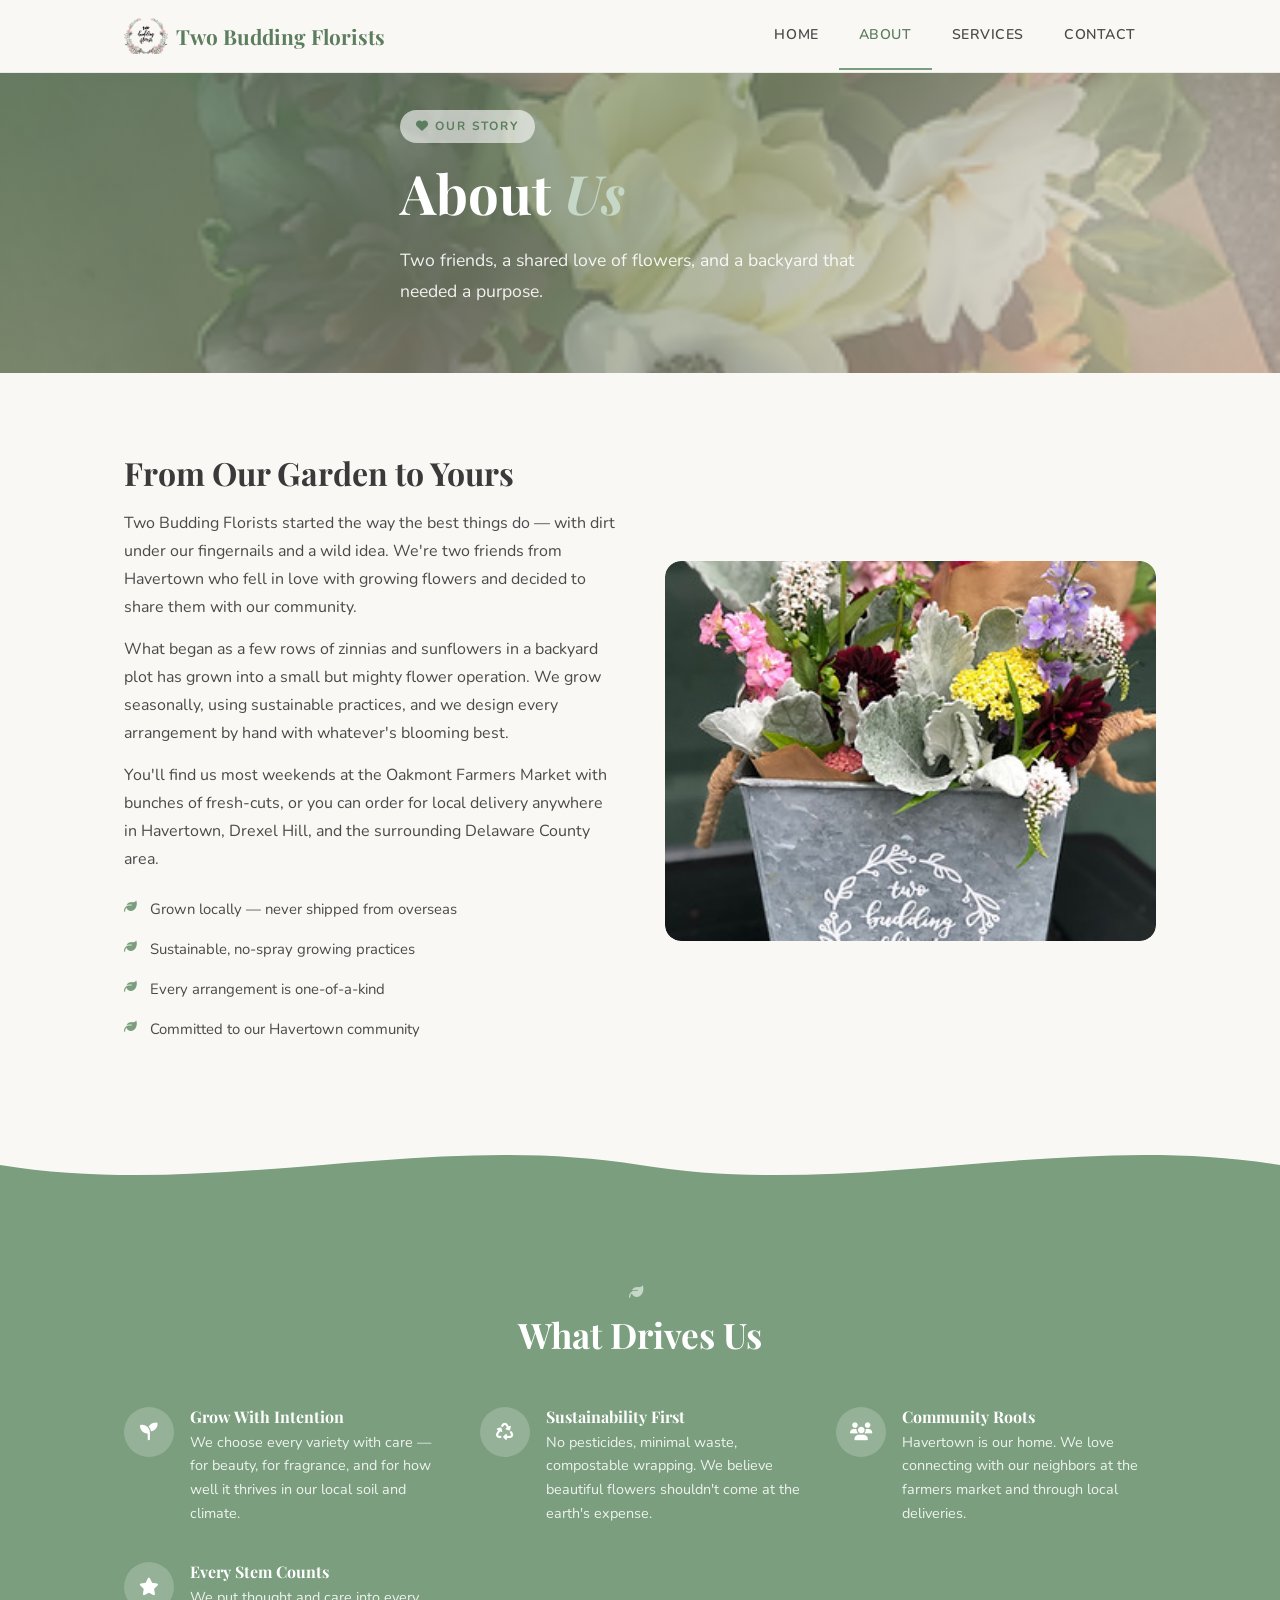
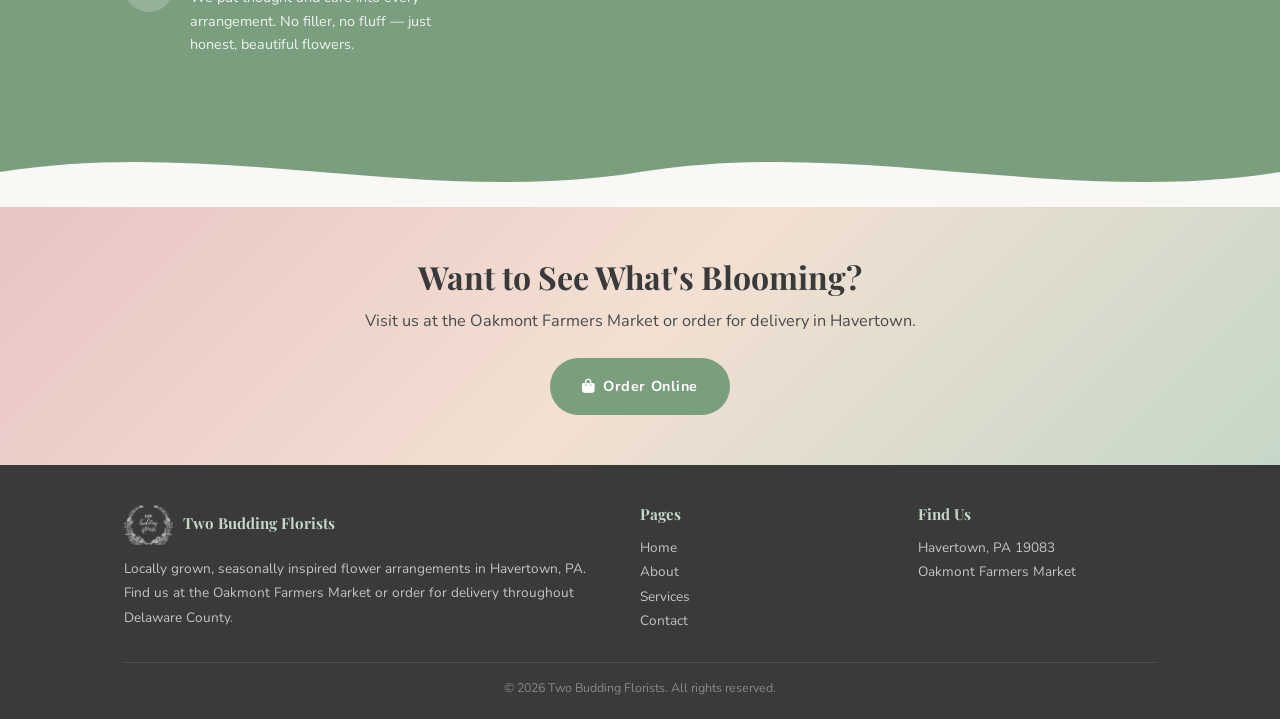
<file: two-budding-florists-havertown/about.html>
<!DOCTYPE html>
<html lang="en">
<head>
  <meta charset="UTF-8">
  <meta name="viewport" content="width=device-width, initial-scale=1.0">
  <title>About — Two Budding Florists | Havertown, PA</title>
  <meta name="description" content="Meet the florists behind Two Budding Florists. We grow seasonal flowers locally in Havertown and bring them to your door.">
  <link rel="stylesheet" href="css/style.css">
  <link rel="stylesheet" href="https://cdnjs.cloudflare.com/ajax/libs/font-awesome/6.5.1/css/all.min.css">
</head>
<body>

  <nav class="navbar">
    <div class="container">
      <a href="index.html" class="navbar__brand">
        <img src="img/img_00_d06d79f9.png" alt="Two Budding Florists logo" class="navbar__logo"> Two Budding Florists
      </a>
      <button class="navbar__toggle" aria-label="Menu" onclick="document.querySelector('.navbar__links').classList.toggle('open')">
        <i class="fas fa-bars"></i>
      </button>
      <ul class="navbar__links">
        <li><a href="index.html">Home</a></li>
        <li><a href="about.html" class="active">About</a></li>
        <li><a href="services.html">Services</a></li>
        <li><a href="contact.html">Contact</a></li>
      </ul>
    </div>
  </nav>

  <!-- Hero -->
  <section class="hero hero--with-image" style="min-height: 300px; background: linear-gradient(135deg, rgba(92,126,95,.8), rgba(200,180,160,.65)), url('img/img_03_100a847a.png') center/cover no-repeat;">
    <div class="container">
      <div class="hero__content">
        <span class="hero__badge"><i class="fas fa-heart"></i> Our Story</span>
        <h1>About <em>Us</em></h1>
        <p class="hero__desc">Two friends, a shared love of flowers, and a backyard that needed a purpose.</p>
      </div>
    </div>
  </section>

  <!-- About -->
  <section class="section">
    <div class="container">
      <div class="about-layout">
        <div class="about-text">
          <h2>From Our Garden to Yours</h2>
          <p>
            Two Budding Florists started the way the best things do — with dirt under our fingernails and a wild idea. We're two friends from Havertown who fell in love with growing flowers and decided to share them with our community.
          </p>
          <p>
            What began as a few rows of zinnias and sunflowers in a backyard plot has grown into a small but mighty flower operation. We grow seasonally, using sustainable practices, and we design every arrangement by hand with whatever's blooming best.
          </p>
          <p>
            You'll find us most weekends at the Oakmont Farmers Market with bunches of fresh-cuts, or you can order for local delivery anywhere in Havertown, Drexel Hill, and the surrounding Delaware County area.
          </p>
          <ul class="values-list">
            <li>Grown locally — never shipped from overseas</li>
            <li>Sustainable, no-spray growing practices</li>
            <li>Every arrangement is one-of-a-kind</li>
            <li>Committed to our Havertown community</li>
          </ul>
        </div>
        <div class="about-visual about-visual--photo">
          <img src="img/img_01_fbcf937a.jpeg" alt="Two Budding Florists branded arrangement at the Oakmont Farmers Market">
        </div>
      </div>
    </div>
  </section>

  <!-- Values -->
  <div class="curve-divider curve-divider--sage">
    <svg viewBox="0 0 1200 70" preserveAspectRatio="none">
      <path d="M0,35 C200,70 400,0 600,35 C800,70 1000,0 1200,35 L1200,70 L0,70 Z"/>
    </svg>
  </div>

  <section class="section section--sage">
    <div class="container">
      <div class="section__header">
        <div class="leaf-divider"><i class="fas fa-leaf"></i></div>
        <h2>What Drives Us</h2>
      </div>
      <div class="features">
        <div class="feature">
          <div class="feature__icon"><i class="fas fa-seedling"></i></div>
          <div>
            <h3>Grow With Intention</h3>
            <p>We choose every variety with care — for beauty, for fragrance, and for how well it thrives in our local soil and climate.</p>
          </div>
        </div>
        <div class="feature">
          <div class="feature__icon"><i class="fas fa-recycle"></i></div>
          <div>
            <h3>Sustainability First</h3>
            <p>No pesticides, minimal waste, compostable wrapping. We believe beautiful flowers shouldn't come at the earth's expense.</p>
          </div>
        </div>
        <div class="feature">
          <div class="feature__icon"><i class="fas fa-users"></i></div>
          <div>
            <h3>Community Roots</h3>
            <p>Havertown is our home. We love connecting with our neighbors at the farmers market and through local deliveries.</p>
          </div>
        </div>
        <div class="feature">
          <div class="feature__icon"><i class="fas fa-star"></i></div>
          <div>
            <h3>Every Stem Counts</h3>
            <p>We put thought and care into every arrangement. No filler, no fluff — just honest, beautiful flowers.</p>
          </div>
        </div>
      </div>
    </div>
  </section>

  <div class="curve-divider curve-divider--cream">
    <svg viewBox="0 0 1200 70" preserveAspectRatio="none">
      <path d="M0,35 C200,0 400,70 600,35 C800,0 1000,70 1200,35 L1200,70 L0,70 Z"/>
    </svg>
  </div>

  <!-- CTA -->
  <section class="cta-banner">
    <div class="container">
      <h2>Want to See What's Blooming?</h2>
      <p>Visit us at the Oakmont Farmers Market or order for delivery in Havertown.</p>
      <a href="https://twobuddingflorists.square.site/" class="btn btn--sage" target="_blank"><i class="fas fa-shopping-bag"></i>&ensp;Order Online</a>
    </div>
  </section>

  <footer class="footer">
    <div class="container">
      <div class="footer__grid">
        <div>
          <h4><img src="img/img_00_d06d79f9.png" alt="Two Budding Florists" class="footer__logo"> Two Budding Florists</h4>
          <p>Locally grown, seasonally inspired flower arrangements in Havertown, PA. Find us at the Oakmont Farmers Market or order for delivery throughout Delaware County.</p>
        </div>
        <div>
          <h4>Pages</h4>
          <ul>
            <li><a href="index.html">Home</a></li>
            <li><a href="about.html">About</a></li>
            <li><a href="services.html">Services</a></li>
            <li><a href="contact.html">Contact</a></li>
          </ul>
        </div>
        <div>
          <h4>Find Us</h4>
          <p>Havertown, PA 19083<br>Oakmont Farmers Market</p>
        </div>
      </div>
      <div class="footer__bottom">
        &copy; 2026 Two Budding Florists. All rights reserved.
      </div>
    </div>
  </footer>

</body>
</html>
</file>
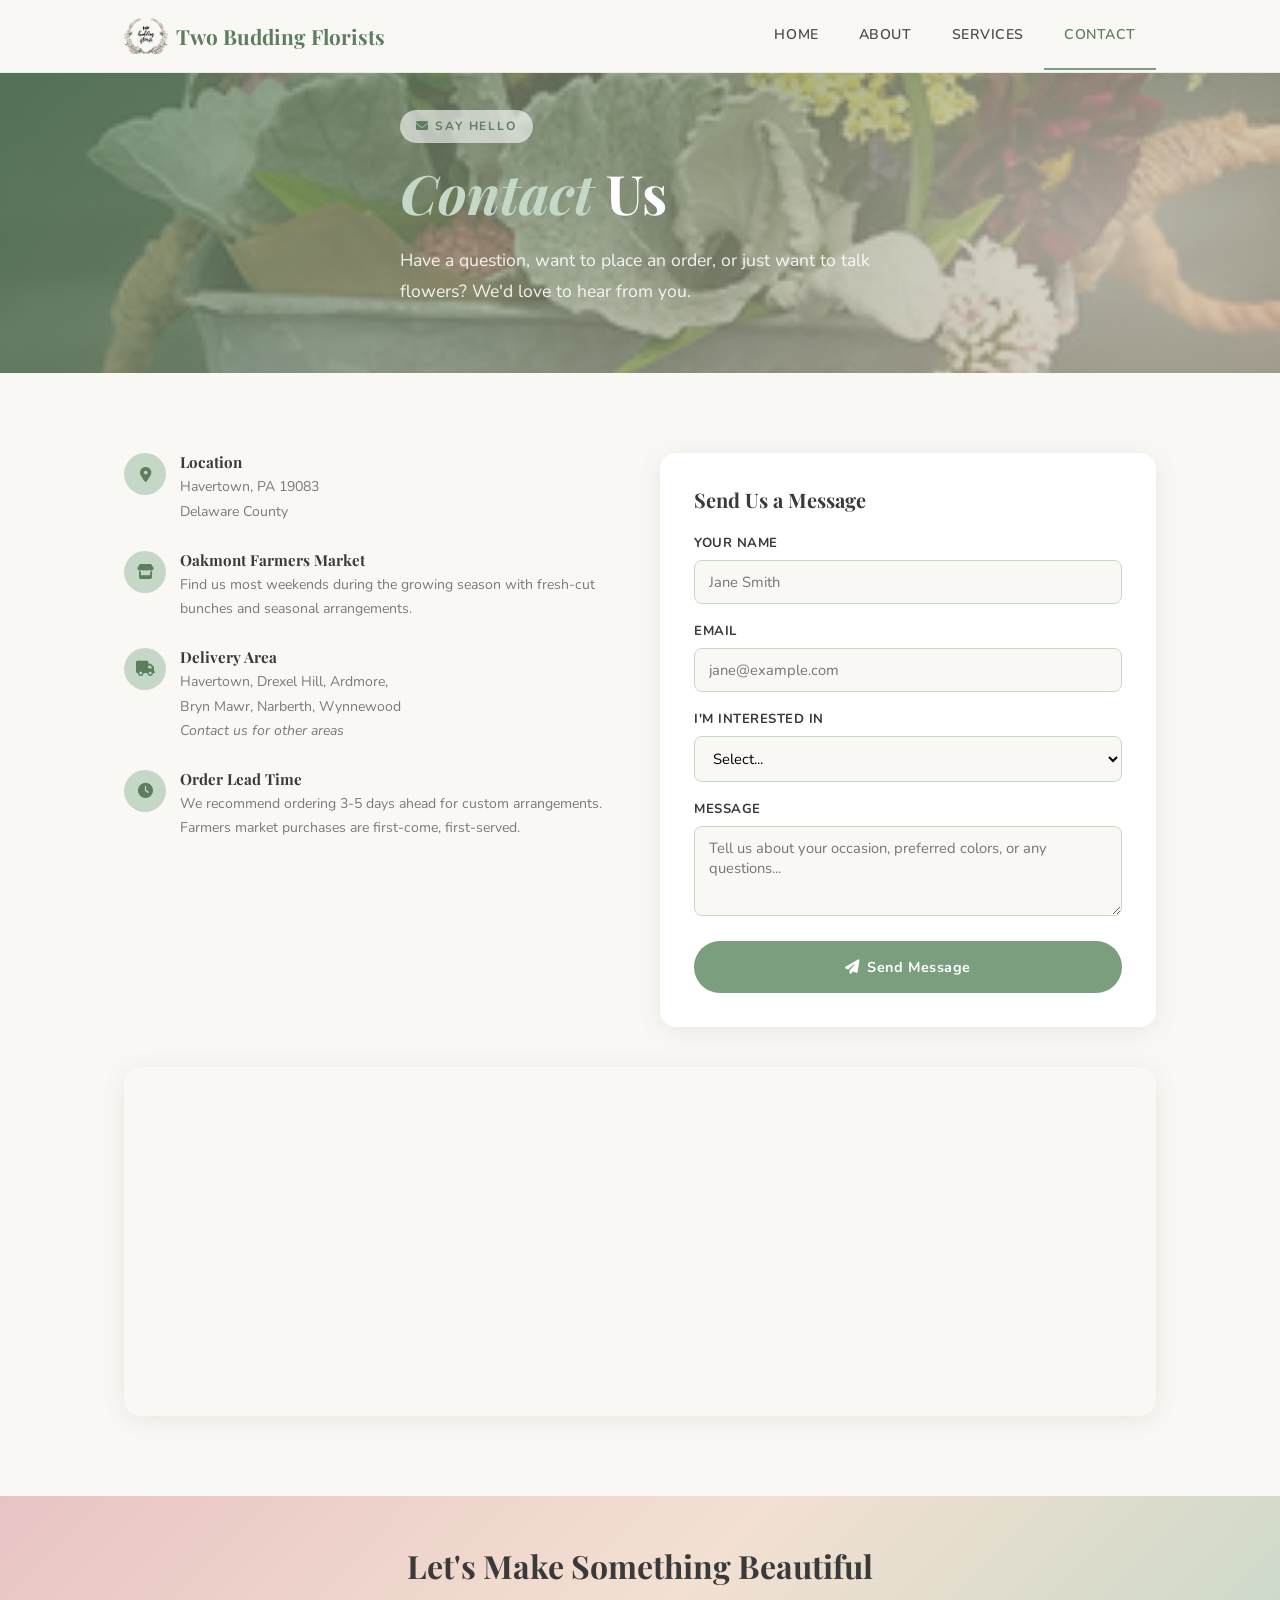
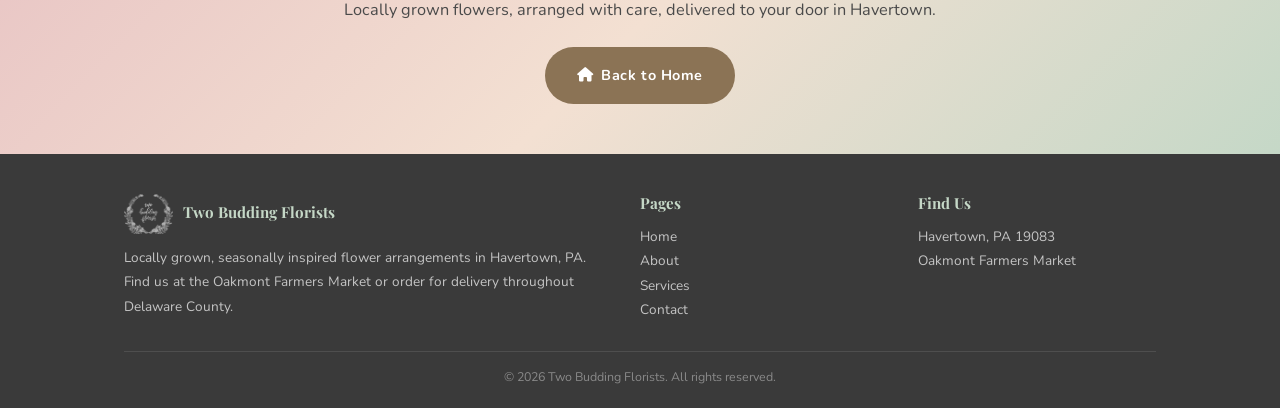
<file: two-budding-florists-havertown/contact.html>
<!DOCTYPE html>
<html lang="en">
<head>
  <meta charset="UTF-8">
  <meta name="viewport" content="width=device-width, initial-scale=1.0">
  <title>Contact — Two Budding Florists | Havertown, PA</title>
  <meta name="description" content="Get in touch with Two Budding Florists in Havertown, PA. Order flowers, ask about subscriptions, or find us at the Oakmont Farmers Market.">
  <link rel="stylesheet" href="css/style.css">
  <link rel="stylesheet" href="https://cdnjs.cloudflare.com/ajax/libs/font-awesome/6.5.1/css/all.min.css">
</head>
<body>

  <nav class="navbar">
    <div class="container">
      <a href="index.html" class="navbar__brand">
        <img src="img/img_00_d06d79f9.png" alt="Two Budding Florists logo" class="navbar__logo"> Two Budding Florists
      </a>
      <button class="navbar__toggle" aria-label="Menu" onclick="document.querySelector('.navbar__links').classList.toggle('open')">
        <i class="fas fa-bars"></i>
      </button>
      <ul class="navbar__links">
        <li><a href="index.html">Home</a></li>
        <li><a href="about.html">About</a></li>
        <li><a href="services.html">Services</a></li>
        <li><a href="contact.html" class="active">Contact</a></li>
      </ul>
    </div>
  </nav>

  <section class="hero hero--with-image" style="min-height: 300px; background: linear-gradient(135deg, rgba(92,126,95,.8), rgba(200,180,160,.65)), url('img/img_01_fbcf937a.jpeg') center/cover no-repeat;">
    <div class="container">
      <div class="hero__content">
        <span class="hero__badge"><i class="fas fa-envelope"></i> Say Hello</span>
        <h1><em>Contact</em> Us</h1>
        <p class="hero__desc">Have a question, want to place an order, or just want to talk flowers? We'd love to hear from you.</p>
      </div>
    </div>
  </section>

  <section class="section">
    <div class="container">
      <div class="contact-grid">

        <div>
          <div class="contact-block">
            <i class="fas fa-map-marker-alt"></i>
            <div>
              <h3>Location</h3>
              <p>Havertown, PA 19083<br>Delaware County</p>
            </div>
          </div>

          <div class="contact-block">
            <i class="fas fa-store"></i>
            <div>
              <h3>Oakmont Farmers Market</h3>
              <p>Find us most weekends during the growing season with fresh-cut bunches and seasonal arrangements.</p>
            </div>
          </div>

          <div class="contact-block">
            <i class="fas fa-truck"></i>
            <div>
              <h3>Delivery Area</h3>
              <p>
                Havertown, Drexel Hill, Ardmore,<br>
                Bryn Mawr, Narberth, Wynnewood<br>
                <em>Contact us for other areas</em>
              </p>
            </div>
          </div>

          <div class="contact-block">
            <i class="fas fa-clock"></i>
            <div>
              <h3>Order Lead Time</h3>
              <p>We recommend ordering 3-5 days ahead for custom arrangements. Farmers market purchases are first-come, first-served.</p>
            </div>
          </div>
        </div>

        <div class="contact-form">
          <h3>Send Us a Message</h3>
          <form action="#" method="post">
            <div class="form-row">
              <label for="name">Your Name</label>
              <input type="text" id="name" name="name" placeholder="Jane Smith" required>
            </div>
            <div class="form-row">
              <label for="email">Email</label>
              <input type="email" id="email" name="email" placeholder="jane@example.com" required>
            </div>
            <div class="form-row">
              <label for="interest">I'm Interested In</label>
              <select id="interest" name="interest">
                <option value="">Select...</option>
                <option value="bouquet">Custom Bouquet</option>
                <option value="subscription">Flower Subscription</option>
                <option value="event">Event Flowers</option>
                <option value="gift">Gift Bundle</option>
                <option value="delivery">Delivery Question</option>
                <option value="other">Something Else</option>
              </select>
            </div>
            <div class="form-row">
              <label for="message">Message</label>
              <textarea id="message" name="message" placeholder="Tell us about your occasion, preferred colors, or any questions..."></textarea>
            </div>
            <button type="submit" class="btn btn--sage" style="width: 100%;"><i class="fas fa-paper-plane"></i>&ensp;Send Message</button>
          </form>
        </div>

      </div>

      <div class="map-wrap">
        <iframe
          src="https://www.google.com/maps/embed?pb=!1m18!1m12!1m3!1d12234.0!2d-75.3!3d39.98!2m3!1f0!2f0!3f0!3m2!1i1024!2i768!4f13.1!3m3!1m2!1s0x89c6c3!2sHavertown%2C+PA+19083!5e0!3m2!1sen!2sus!4v1"
          allowfullscreen=""
          loading="lazy"
          referrerpolicy="no-referrer-when-downgrade"
          title="Two Budding Florists area — Havertown, PA">
        </iframe>
      </div>
    </div>
  </section>

  <section class="cta-banner">
    <div class="container">
      <h2>Let's Make Something Beautiful</h2>
      <p>Locally grown flowers, arranged with care, delivered to your door in Havertown.</p>
      <a href="index.html" class="btn btn--earth"><i class="fas fa-home"></i>&ensp;Back to Home</a>
    </div>
  </section>

  <footer class="footer">
    <div class="container">
      <div class="footer__grid">
        <div>
          <h4><img src="img/img_00_d06d79f9.png" alt="Two Budding Florists" class="footer__logo"> Two Budding Florists</h4>
          <p>Locally grown, seasonally inspired flower arrangements in Havertown, PA. Find us at the Oakmont Farmers Market or order for delivery throughout Delaware County.</p>
        </div>
        <div>
          <h4>Pages</h4>
          <ul>
            <li><a href="index.html">Home</a></li>
            <li><a href="about.html">About</a></li>
            <li><a href="services.html">Services</a></li>
            <li><a href="contact.html">Contact</a></li>
          </ul>
        </div>
        <div>
          <h4>Find Us</h4>
          <p>Havertown, PA 19083<br>Oakmont Farmers Market</p>
        </div>
      </div>
      <div class="footer__bottom">
        &copy; 2026 Two Budding Florists. All rights reserved.
      </div>
    </div>
  </footer>

</body>
</html>
</file>
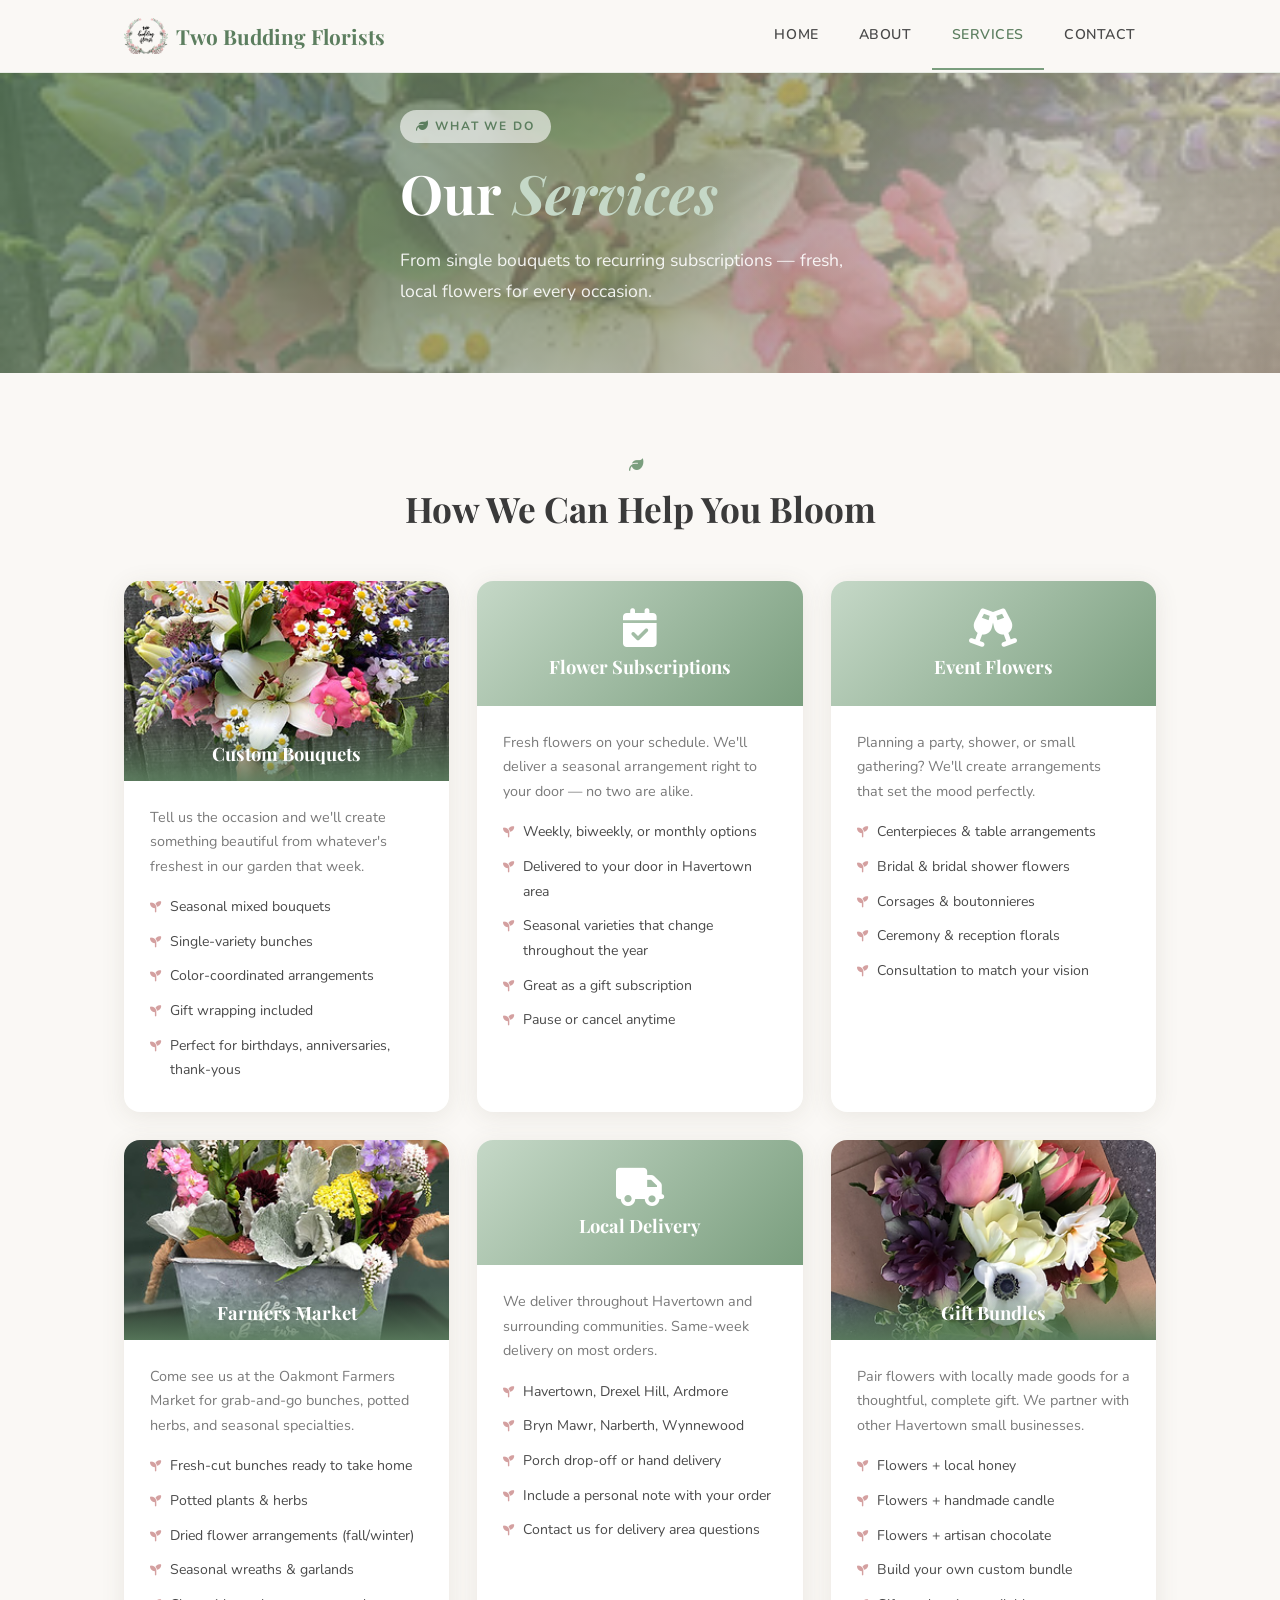
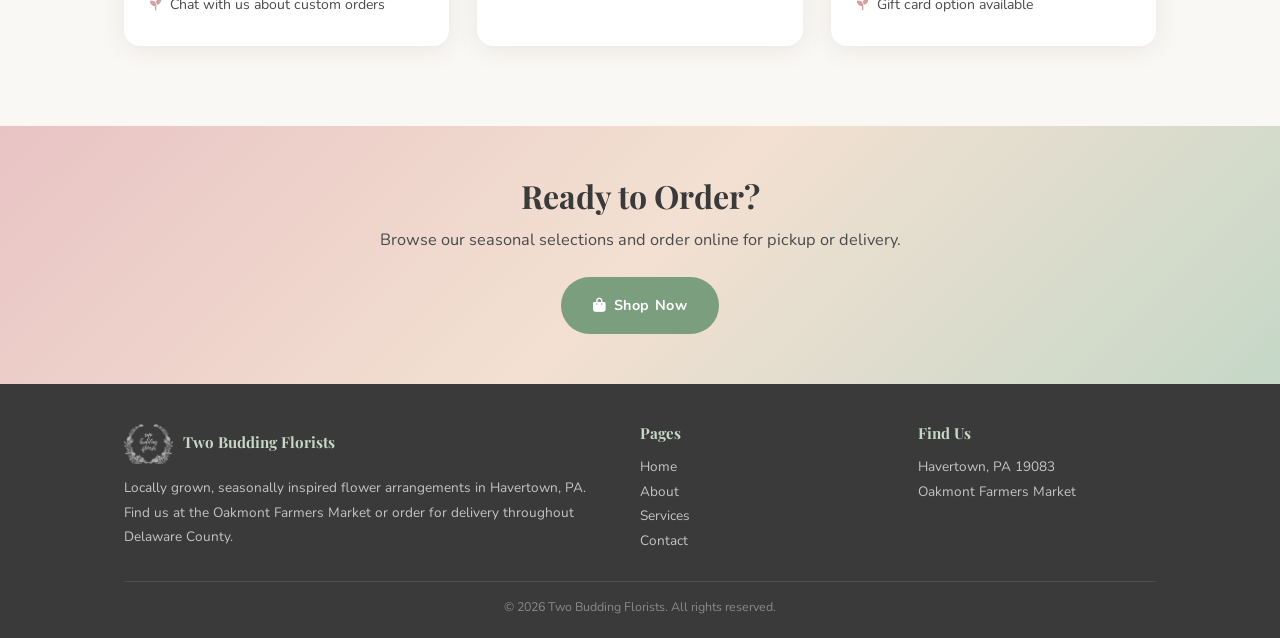
<file: two-budding-florists-havertown/services.html>
<!DOCTYPE html>
<html lang="en">
<head>
  <meta charset="UTF-8">
  <meta name="viewport" content="width=device-width, initial-scale=1.0">
  <title>Services — Two Budding Florists | Havertown, PA</title>
  <meta name="description" content="Custom bouquets, flower subscriptions, event flowers, and local delivery from Two Budding Florists in Havertown, PA.">
  <link rel="stylesheet" href="css/style.css">
  <link rel="stylesheet" href="https://cdnjs.cloudflare.com/ajax/libs/font-awesome/6.5.1/css/all.min.css">
</head>
<body>

  <nav class="navbar">
    <div class="container">
      <a href="index.html" class="navbar__brand">
        <img src="img/img_00_d06d79f9.png" alt="Two Budding Florists logo" class="navbar__logo"> Two Budding Florists
      </a>
      <button class="navbar__toggle" aria-label="Menu" onclick="document.querySelector('.navbar__links').classList.toggle('open')">
        <i class="fas fa-bars"></i>
      </button>
      <ul class="navbar__links">
        <li><a href="index.html">Home</a></li>
        <li><a href="about.html">About</a></li>
        <li><a href="services.html" class="active">Services</a></li>
        <li><a href="contact.html">Contact</a></li>
      </ul>
    </div>
  </nav>

  <section class="hero hero--with-image" style="min-height: 300px; background: linear-gradient(135deg, rgba(92,126,95,.8), rgba(200,180,160,.65)), url('img/img_02_b01d589d.jpg') center/cover no-repeat;">
    <div class="container">
      <div class="hero__content">
        <span class="hero__badge"><i class="fas fa-leaf"></i> What We Do</span>
        <h1>Our <em>Services</em></h1>
        <p class="hero__desc">From single bouquets to recurring subscriptions — fresh, local flowers for every occasion.</p>
      </div>
    </div>
  </section>

  <section class="section">
    <div class="container">
      <div class="section__header">
        <div class="leaf-divider"><i class="fas fa-leaf"></i></div>
        <h2>How We Can Help You Bloom</h2>
      </div>
      <div class="services-detail">

        <div class="service-detail-card">
          <div class="service-detail-card__top service-detail-card__top--photo">
            <img src="img/img_02_b01d589d.jpg" alt="Hand-held wildflower bouquet" class="service-detail-card__img">
            <div class="service-detail-card__top-overlay">
              <h3>Custom Bouquets</h3>
            </div>
          </div>
          <div class="service-detail-card__body">
            <p>Tell us the occasion and we'll create something beautiful from whatever's freshest in our garden that week.</p>
            <ul>
              <li>Seasonal mixed bouquets</li>
              <li>Single-variety bunches</li>
              <li>Color-coordinated arrangements</li>
              <li>Gift wrapping included</li>
              <li>Perfect for birthdays, anniversaries, thank-yous</li>
            </ul>
          </div>
        </div>

        <div class="service-detail-card">
          <div class="service-detail-card__top">
            <i class="fas fa-calendar-check"></i>
            <h3>Flower Subscriptions</h3>
          </div>
          <div class="service-detail-card__body">
            <p>Fresh flowers on your schedule. We'll deliver a seasonal arrangement right to your door — no two are alike.</p>
            <ul>
              <li>Weekly, biweekly, or monthly options</li>
              <li>Delivered to your door in Havertown area</li>
              <li>Seasonal varieties that change throughout the year</li>
              <li>Great as a gift subscription</li>
              <li>Pause or cancel anytime</li>
            </ul>
          </div>
        </div>

        <div class="service-detail-card">
          <div class="service-detail-card__top">
            <i class="fas fa-champagne-glasses"></i>
            <h3>Event Flowers</h3>
          </div>
          <div class="service-detail-card__body">
            <p>Planning a party, shower, or small gathering? We'll create arrangements that set the mood perfectly.</p>
            <ul>
              <li>Centerpieces &amp; table arrangements</li>
              <li>Bridal &amp; bridal shower flowers</li>
              <li>Corsages &amp; boutonnieres</li>
              <li>Ceremony &amp; reception florals</li>
              <li>Consultation to match your vision</li>
            </ul>
          </div>
        </div>

        <div class="service-detail-card">
          <div class="service-detail-card__top service-detail-card__top--photo">
            <img src="img/img_01_fbcf937a.jpeg" alt="Two Budding Florists branded arrangement at the farmers market" class="service-detail-card__img">
            <div class="service-detail-card__top-overlay">
              <h3>Farmers Market</h3>
            </div>
          </div>
          <div class="service-detail-card__body">
            <p>Come see us at the Oakmont Farmers Market for grab-and-go bunches, potted herbs, and seasonal specialties.</p>
            <ul>
              <li>Fresh-cut bunches ready to take home</li>
              <li>Potted plants &amp; herbs</li>
              <li>Dried flower arrangements (fall/winter)</li>
              <li>Seasonal wreaths &amp; garlands</li>
              <li>Chat with us about custom orders</li>
            </ul>
          </div>
        </div>

        <div class="service-detail-card">
          <div class="service-detail-card__top">
            <i class="fas fa-truck"></i>
            <h3>Local Delivery</h3>
          </div>
          <div class="service-detail-card__body">
            <p>We deliver throughout Havertown and surrounding communities. Same-week delivery on most orders.</p>
            <ul>
              <li>Havertown, Drexel Hill, Ardmore</li>
              <li>Bryn Mawr, Narberth, Wynnewood</li>
              <li>Porch drop-off or hand delivery</li>
              <li>Include a personal note with your order</li>
              <li>Contact us for delivery area questions</li>
            </ul>
          </div>
        </div>

        <div class="service-detail-card">
          <div class="service-detail-card__top service-detail-card__top--photo">
            <img src="img/img_03_100a847a.png" alt="Wrapped spring bouquet with tulips and anemones" class="service-detail-card__img">
            <div class="service-detail-card__top-overlay">
              <h3>Gift Bundles</h3>
            </div>
          </div>
          <div class="service-detail-card__body">
            <p>Pair flowers with locally made goods for a thoughtful, complete gift. We partner with other Havertown small businesses.</p>
            <ul>
              <li>Flowers + local honey</li>
              <li>Flowers + handmade candle</li>
              <li>Flowers + artisan chocolate</li>
              <li>Build your own custom bundle</li>
              <li>Gift card option available</li>
            </ul>
          </div>
        </div>

      </div>
    </div>
  </section>

  <section class="cta-banner">
    <div class="container">
      <h2>Ready to Order?</h2>
      <p>Browse our seasonal selections and order online for pickup or delivery.</p>
      <a href="https://twobuddingflorists.square.site/" class="btn btn--sage" target="_blank"><i class="fas fa-shopping-bag"></i>&ensp;Shop Now</a>
    </div>
  </section>

  <footer class="footer">
    <div class="container">
      <div class="footer__grid">
        <div>
          <h4><img src="img/img_00_d06d79f9.png" alt="Two Budding Florists" class="footer__logo"> Two Budding Florists</h4>
          <p>Locally grown, seasonally inspired flower arrangements in Havertown, PA. Find us at the Oakmont Farmers Market or order for delivery throughout Delaware County.</p>
        </div>
        <div>
          <h4>Pages</h4>
          <ul>
            <li><a href="index.html">Home</a></li>
            <li><a href="about.html">About</a></li>
            <li><a href="services.html">Services</a></li>
            <li><a href="contact.html">Contact</a></li>
          </ul>
        </div>
        <div>
          <h4>Find Us</h4>
          <p>Havertown, PA 19083<br>Oakmont Farmers Market</p>
        </div>
      </div>
      <div class="footer__bottom">
        &copy; 2026 Two Budding Florists. All rights reserved.
      </div>
    </div>
  </footer>

</body>
</html>
</file>
<file: cutting-edge-cuts-havertown/css/style.css>
/* ============================================
   Cutting Edge Cuts — Bespoke Barbershop Site
   Havertown, PA
   ============================================ */

@import url('https://fonts.googleapis.com/css2?family=Oswald:wght@400;500;600;700&family=Lato:wght@300;400;700&display=swap');

/* --- Reset & Base --- */
*, *::before, *::after { box-sizing: border-box; margin: 0; padding: 0; }

:root {
  --ink: #1a1a1a;
  --cream: #f5f0e8;
  --gold: #c8a44e;
  --gold-dark: #a6862e;
  --charcoal: #2b2b2b;
  --slate: #3d3d3d;
  --red-stripe: #8b2f2f;
  --blue-stripe: #2f4a8b;
  --white: #fff;
  --text-light: #d4cfc5;
  --radius: 4px;
  --shadow: 0 4px 20px rgba(0,0,0,.15);
}

html { scroll-behavior: smooth; }

body {
  font-family: 'Lato', sans-serif;
  color: var(--ink);
  background: var(--cream);
  line-height: 1.7;
  -webkit-font-smoothing: antialiased;
}

h1, h2, h3, h4, h5 {
  font-family: 'Oswald', sans-serif;
  text-transform: uppercase;
  letter-spacing: .04em;
  line-height: 1.2;
}

img { max-width: 100%; display: block; }
a { color: var(--gold-dark); text-decoration: none; transition: color .2s; }
a:hover { color: var(--gold); }

.container { max-width: 1100px; margin: 0 auto; padding: 0 24px; }

/* --- Barber-pole accent bar --- */
.pole-stripe {
  height: 6px;
  background: repeating-linear-gradient(
    90deg,
    var(--red-stripe) 0 30px,
    var(--white) 30px 60px,
    var(--blue-stripe) 60px 90px
  );
}

/* --- Navbar --- */
.navbar {
  position: sticky;
  top: 0;
  z-index: 100;
  background: var(--charcoal);
  box-shadow: 0 2px 12px rgba(0,0,0,.3);
}

.navbar .container {
  display: flex;
  align-items: center;
  justify-content: space-between;
  padding-top: 0;
  padding-bottom: 0;
}

.navbar__brand {
  font-family: 'Oswald', sans-serif;
  font-size: 1.35rem;
  font-weight: 700;
  color: var(--gold);
  text-transform: uppercase;
  letter-spacing: .06em;
  padding: 16px 0;
  display: flex;
  align-items: center;
  gap: 10px;
}

.navbar__brand i { font-size: 1.1rem; }

.navbar__links {
  display: flex;
  list-style: none;
  gap: 0;
}

.navbar__links a {
  display: block;
  padding: 20px 18px;
  color: var(--text-light);
  font-family: 'Oswald', sans-serif;
  font-size: .95rem;
  text-transform: uppercase;
  letter-spacing: .06em;
  transition: background .2s, color .2s;
}

.navbar__links a:hover,
.navbar__links a.active {
  background: var(--gold);
  color: var(--ink);
}

.navbar__toggle {
  display: none;
  background: none;
  border: none;
  color: var(--gold);
  font-size: 1.5rem;
  cursor: pointer;
  padding: 16px 0;
}

/* --- Hero --- */
.hero {
  position: relative;
  min-height: 520px;
  display: flex;
  align-items: center;
  background:
    linear-gradient(135deg, var(--charcoal) 0%, var(--ink) 60%, var(--slate) 100%);
  overflow: hidden;
}

/* Diagonal decorative element */
.hero::after {
  content: '';
  position: absolute;
  top: -60%;
  right: -10%;
  width: 55%;
  height: 220%;
  background: linear-gradient(160deg, var(--gold) 0%, transparent 50%);
  opacity: .07;
  transform: rotate(-12deg);
  pointer-events: none;
}

.hero__content {
  position: relative;
  z-index: 2;
  max-width: 620px;
}

.hero__tagline {
  font-family: 'Lato', sans-serif;
  font-size: .9rem;
  font-weight: 700;
  color: var(--gold);
  letter-spacing: .18em;
  text-transform: uppercase;
  margin-bottom: 12px;
}

.hero h1 {
  font-size: 3.2rem;
  color: var(--white);
  margin-bottom: 18px;
}

.hero h1 span { color: var(--gold); }

.hero__desc {
  color: var(--text-light);
  font-size: 1.1rem;
  line-height: 1.8;
  margin-bottom: 30px;
  max-width: 520px;
}

/* Scissors icon decoration */
.hero__scissors {
  position: absolute;
  right: 8%;
  bottom: 15%;
  font-size: 8rem;
  color: var(--gold);
  opacity: .08;
  transform: rotate(-20deg);
  z-index: 1;
}

/* --- Buttons --- */
.btn {
  display: inline-block;
  padding: 14px 32px;
  font-family: 'Oswald', sans-serif;
  font-size: 1rem;
  font-weight: 600;
  text-transform: uppercase;
  letter-spacing: .08em;
  border-radius: var(--radius);
  border: 2px solid transparent;
  cursor: pointer;
  transition: all .25s;
}

.btn--gold {
  background: var(--gold);
  color: var(--ink);
}

.btn--gold:hover {
  background: var(--gold-dark);
  color: var(--white);
}

.btn--outline {
  background: transparent;
  border-color: var(--gold);
  color: var(--gold);
}

.btn--outline:hover {
  background: var(--gold);
  color: var(--ink);
}

.btn--dark {
  background: var(--charcoal);
  color: var(--gold);
}

.btn--dark:hover {
  background: var(--ink);
}

.hero__btns { display: flex; gap: 14px; flex-wrap: wrap; }

/* --- Section Basics --- */
.section {
  padding: 80px 0;
}

.section--dark {
  background: var(--charcoal);
  color: var(--text-light);
}

.section--dark h2,
.section--dark h3 { color: var(--white); }

.section__heading {
  text-align: center;
  margin-bottom: 50px;
}

.section__heading h2 {
  font-size: 2.2rem;
  margin-bottom: 10px;
}

.section__heading .accent-line {
  width: 60px;
  height: 3px;
  background: var(--gold);
  margin: 0 auto;
}

/* --- Services overview (home) --- */
.services-grid {
  display: grid;
  grid-template-columns: repeat(auto-fit, minmax(240px, 1fr));
  gap: 28px;
}

.service-card {
  background: var(--white);
  border-radius: var(--radius);
  padding: 36px 28px;
  text-align: center;
  box-shadow: var(--shadow);
  transition: transform .3s, box-shadow .3s;
  border-top: 3px solid var(--gold);
}

.service-card:hover {
  transform: translateY(-6px);
  box-shadow: 0 8px 30px rgba(0,0,0,.18);
}

.service-card i {
  font-size: 2.4rem;
  color: var(--gold);
  margin-bottom: 16px;
}

.service-card h3 {
  font-size: 1.15rem;
  margin-bottom: 10px;
  color: var(--charcoal);
}

.service-card p {
  font-size: .92rem;
  color: #666;
  line-height: 1.6;
}

/* --- Why Choose Us --- */
.reasons {
  display: grid;
  grid-template-columns: repeat(auto-fit, minmax(280px, 1fr));
  gap: 36px;
}

.reason {
  display: flex;
  gap: 18px;
  align-items: flex-start;
}

.reason__icon {
  flex-shrink: 0;
  width: 54px;
  height: 54px;
  background: var(--gold);
  border-radius: 50%;
  display: flex;
  align-items: center;
  justify-content: center;
  color: var(--ink);
  font-size: 1.2rem;
}

.reason h3 {
  font-size: 1.05rem;
  margin-bottom: 6px;
}

.reason p {
  font-size: .9rem;
  line-height: 1.6;
}

/* --- Wave Section Divider --- */
.wave-divider {
  position: relative;
  height: 60px;
  overflow: hidden;
}

.wave-divider--cream { background: var(--charcoal); }
.wave-divider--cream svg { fill: var(--cream); }

.wave-divider--dark { background: var(--cream); }
.wave-divider--dark svg { fill: var(--charcoal); }

.wave-divider svg {
  position: absolute;
  bottom: 0;
  width: 100%;
  height: 60px;
}

/* --- About Page --- */
.about-split {
  display: grid;
  grid-template-columns: 1fr 1fr;
  gap: 50px;
  align-items: center;
}

.about-visual {
  background: linear-gradient(135deg, var(--charcoal), var(--slate));
  border-radius: var(--radius);
  height: 360px;
  display: flex;
  align-items: center;
  justify-content: center;
  position: relative;
  overflow: hidden;
}

.about-visual i {
  font-size: 6rem;
  color: var(--gold);
  opacity: .25;
}

.about-visual::before {
  content: '';
  position: absolute;
  inset: 12px;
  border: 2px solid var(--gold);
  border-radius: var(--radius);
  opacity: .3;
}

.about-text h2 { margin-bottom: 18px; font-size: 2rem; }
.about-text p { margin-bottom: 14px; color: #555; }

.values-list {
  list-style: none;
  margin-top: 20px;
}

.values-list li {
  padding: 8px 0;
  padding-left: 28px;
  position: relative;
  font-size: .95rem;
}

.values-list li::before {
  content: '\f00c';
  font-family: 'Font Awesome 6 Free';
  font-weight: 900;
  position: absolute;
  left: 0;
  color: var(--gold);
}

/* --- Services Page --- */
.services-full {
  display: grid;
  grid-template-columns: repeat(auto-fit, minmax(300px, 1fr));
  gap: 30px;
}

.service-full-card {
  background: var(--white);
  border-radius: var(--radius);
  overflow: hidden;
  box-shadow: var(--shadow);
  transition: transform .3s;
}

.service-full-card:hover { transform: translateY(-4px); }

.service-full-card__header {
  background: linear-gradient(135deg, var(--charcoal), var(--slate));
  padding: 30px;
  text-align: center;
}

.service-full-card__header i {
  font-size: 2.5rem;
  color: var(--gold);
  margin-bottom: 10px;
}

.service-full-card__header h3 {
  color: var(--white);
  font-size: 1.2rem;
}

.service-full-card__body {
  padding: 24px 28px;
}

.service-full-card__body p {
  font-size: .92rem;
  color: #555;
  line-height: 1.7;
  margin-bottom: 14px;
}

.service-full-card__body ul {
  list-style: none;
  padding: 0;
}

.service-full-card__body li {
  padding: 6px 0;
  padding-left: 22px;
  position: relative;
  font-size: .9rem;
  color: #444;
}

.service-full-card__body li::before {
  content: '\f105';
  font-family: 'Font Awesome 6 Free';
  font-weight: 900;
  position: absolute;
  left: 0;
  color: var(--gold);
}

/* --- Contact Page --- */
.contact-grid {
  display: grid;
  grid-template-columns: 1fr 1fr;
  gap: 40px;
}

.contact-info-block {
  display: flex;
  gap: 16px;
  align-items: flex-start;
  margin-bottom: 28px;
}

.contact-info-block i {
  flex-shrink: 0;
  width: 44px;
  height: 44px;
  background: var(--gold);
  color: var(--ink);
  border-radius: 50%;
  display: flex;
  align-items: center;
  justify-content: center;
  font-size: 1rem;
}

.contact-info-block h3 {
  font-size: 1rem;
  margin-bottom: 4px;
  color: var(--charcoal);
}

.contact-info-block p {
  font-size: .9rem;
  color: #555;
}

.contact-form { background: var(--white); padding: 36px; border-radius: var(--radius); box-shadow: var(--shadow); }
.contact-form h3 { font-size: 1.3rem; margin-bottom: 20px; }

.form-group { margin-bottom: 18px; }
.form-group label {
  display: block;
  font-family: 'Oswald', sans-serif;
  font-size: .85rem;
  text-transform: uppercase;
  letter-spacing: .06em;
  margin-bottom: 6px;
  color: var(--charcoal);
}

.form-group input,
.form-group textarea,
.form-group select {
  width: 100%;
  padding: 12px 14px;
  border: 1px solid #ddd;
  border-radius: var(--radius);
  font-family: 'Lato', sans-serif;
  font-size: .95rem;
  transition: border-color .2s;
  background: var(--cream);
}

.form-group input:focus,
.form-group textarea:focus,
.form-group select:focus {
  outline: none;
  border-color: var(--gold);
}

.form-group textarea { resize: vertical; min-height: 100px; }

.map-embed {
  margin-top: 40px;
  border-radius: var(--radius);
  overflow: hidden;
  box-shadow: var(--shadow);
}

.map-embed iframe { width: 100%; height: 350px; border: 0; }

/* --- CTA Banner --- */
.cta-banner {
  background: linear-gradient(135deg, var(--gold-dark), var(--gold));
  padding: 50px 0;
  text-align: center;
}

.cta-banner h2 {
  color: var(--ink);
  font-size: 2rem;
  margin-bottom: 10px;
}

.cta-banner p {
  color: var(--charcoal);
  margin-bottom: 24px;
  font-size: 1.05rem;
}

/* --- Footer --- */
.footer {
  background: var(--ink);
  color: var(--text-light);
  padding: 40px 0 20px;
}

.footer__grid {
  display: grid;
  grid-template-columns: 2fr 1fr 1fr;
  gap: 40px;
  margin-bottom: 30px;
}

.footer h4 {
  font-size: 1rem;
  color: var(--gold);
  margin-bottom: 14px;
}

.footer p, .footer li { font-size: .88rem; line-height: 1.8; }

.footer ul { list-style: none; }
.footer ul a { color: var(--text-light); }
.footer ul a:hover { color: var(--gold); }

.footer__bottom {
  border-top: 1px solid #333;
  padding-top: 16px;
  text-align: center;
  font-size: .8rem;
  color: #666;
}

/* --- Responsive --- */
@media (max-width: 768px) {
  .navbar__links {
    display: none;
    position: absolute;
    top: 100%;
    left: 0;
    right: 0;
    background: var(--charcoal);
    flex-direction: column;
    box-shadow: 0 8px 20px rgba(0,0,0,.3);
  }

  .navbar__links.open { display: flex; }

  .navbar__toggle { display: block; }

  .hero { min-height: 420px; }
  .hero h1 { font-size: 2.2rem; }
  .hero__scissors { display: none; }

  .about-split { grid-template-columns: 1fr; }
  .about-visual { height: 240px; }

  .contact-grid { grid-template-columns: 1fr; }

  .footer__grid { grid-template-columns: 1fr; gap: 24px; }
}

@media (max-width: 480px) {
  .hero h1 { font-size: 1.8rem; }
  .hero__btns { flex-direction: column; }
  .btn { text-align: center; }
  .section { padding: 50px 0; }
}
</file>
<file: perfect-degree-hvac-drexel-hill/css/style.css>
/* ===== Perfect Degree HVAC — Bespoke Stylesheet ===== */

*, *::before, *::after { box-sizing: border-box; margin: 0; padding: 0; }

:root {
  --navy: #1a2744;
  --navy-light: #243456;
  --blue: #2e6da4;
  --blue-light: #4a90c9;
  --ice: #e8f0f8;
  --ice-light: #f3f7fb;
  --orange: #e67e22;
  --orange-dark: #d35400;
  --flame: #e74c3c;
  --white: #ffffff;
  --charcoal: #2c2c2c;
  --text: #333;
  --text-light: #5f6b7a;
  --border: #dce4ec;
  --radius: 8px;
  --shadow: 0 4px 20px rgba(26,39,68,0.08);
  --font-heading: 'Segoe UI', 'Helvetica Neue', Arial, sans-serif;
  --font-body: 'Segoe UI', 'Helvetica Neue', Arial, sans-serif;
}

html { scroll-behavior: smooth; }

body {
  font-family: var(--font-body);
  color: var(--text);
  background: var(--white);
  line-height: 1.7;
  min-height: 100vh;
  display: flex;
  flex-direction: column;
}

a { color: var(--blue); text-decoration: none; transition: color 0.2s; }
a:hover { color: var(--orange); }

/* ===== Top Bar ===== */
.top-bar {
  background: var(--navy);
  color: rgba(255,255,255,0.8);
  font-size: 0.85rem;
  padding: 0.5rem 2rem;
}

.top-bar .container {
  max-width: 1100px;
  margin: 0 auto;
  display: flex;
  justify-content: space-between;
  align-items: center;
  flex-wrap: wrap;
  gap: 0.5rem;
}

.top-bar a { color: rgba(255,255,255,0.9); }
.top-bar a:hover { color: var(--orange); }
.top-bar i { margin-right: 0.35rem; color: var(--orange); }

/* ===== Navbar ===== */
.navbar {
  background: var(--white);
  position: sticky;
  top: 0;
  z-index: 100;
  box-shadow: 0 2px 12px rgba(26,39,68,0.08);
}

.navbar .container {
  max-width: 1100px;
  margin: 0 auto;
  padding: 0 2rem;
  display: flex;
  align-items: center;
  justify-content: space-between;
}

.navbar .brand {
  display: flex;
  align-items: center;
  gap: 0.6rem;
  padding: 0.9rem 0;
}

.navbar .brand-icon {
  width: 44px;
  height: 44px;
  background: linear-gradient(135deg, var(--blue), var(--navy));
  border-radius: var(--radius);
  display: flex;
  align-items: center;
  justify-content: center;
  color: var(--white);
  font-size: 1.2rem;
}

.navbar .brand-text {
  font-size: 1.3rem;
  font-weight: 800;
  color: var(--navy);
  line-height: 1.2;
}

.navbar .brand-text span {
  display: block;
  font-size: 0.7rem;
  font-weight: 500;
  color: var(--text-light);
  letter-spacing: 0.08em;
  text-transform: uppercase;
}

.nav-links {
  list-style: none;
  display: flex;
  gap: 0;
}

.nav-links a {
  color: var(--text);
  padding: 1.1rem 1.2rem;
  display: block;
  font-size: 0.9rem;
  font-weight: 600;
  transition: color 0.2s, background 0.2s;
}

.nav-links a:hover,
.nav-links a.active {
  color: var(--blue);
  background: var(--ice-light);
}

.nav-cta {
  background: var(--orange) !important;
  color: var(--white) !important;
  border-radius: var(--radius);
  margin: 0.5rem 0;
  padding: 0.7rem 1.2rem !important;
}

.nav-cta:hover {
  background: var(--orange-dark) !important;
}

.menu-toggle {
  display: none;
  background: none;
  border: none;
  color: var(--navy);
  font-size: 1.5rem;
  cursor: pointer;
  padding: 1rem 0;
}

/* ===== Hero ===== */
.hero {
  background: linear-gradient(155deg, var(--navy) 0%, var(--navy-light) 50%, var(--blue) 100%);
  color: var(--white);
  padding: 5.5rem 2rem 5rem;
  position: relative;
  overflow: hidden;
}

.hero::before {
  content: '';
  position: absolute;
  top: -30%;
  right: -10%;
  width: 600px;
  height: 600px;
  background: radial-gradient(circle, rgba(46,109,164,0.2) 0%, transparent 60%);
  border-radius: 50%;
}

.hero::after {
  content: '';
  position: absolute;
  bottom: 0;
  left: 0;
  right: 0;
  height: 80px;
  background: linear-gradient(to top right, var(--white) 49%, transparent 51%);
}

.hero-inner {
  max-width: 1100px;
  margin: 0 auto;
  display: grid;
  grid-template-columns: 1fr 1fr;
  gap: 3rem;
  align-items: center;
  position: relative;
  z-index: 1;
}

.hero-text h1 {
  font-size: 2.8rem;
  font-weight: 800;
  line-height: 1.15;
  margin-bottom: 1rem;
}

.hero-text h1 .accent { color: var(--orange); }

.hero-text .tagline {
  font-size: 1.15rem;
  opacity: 0.9;
  margin-bottom: 1.5rem;
  line-height: 1.6;
}

.hero-stats {
  display: flex;
  gap: 2rem;
  margin-bottom: 2rem;
}

.stat {
  text-align: center;
}

.stat .number {
  font-size: 2rem;
  font-weight: 800;
  color: var(--orange);
  display: block;
  line-height: 1.2;
}

.stat .label {
  font-size: 0.8rem;
  opacity: 0.75;
  text-transform: uppercase;
  letter-spacing: 0.06em;
}

.cta-group {
  display: flex;
  gap: 1rem;
  flex-wrap: wrap;
}

.hero-badge {
  background: rgba(255,255,255,0.08);
  border: 1px solid rgba(255,255,255,0.15);
  border-radius: var(--radius);
  padding: 2rem;
  text-align: center;
}

.hero-badge .stars {
  color: var(--orange);
  font-size: 1.5rem;
  margin-bottom: 0.5rem;
}

.hero-badge .rating-text {
  font-size: 2.5rem;
  font-weight: 800;
  margin-bottom: 0.25rem;
}

.hero-badge .review-count {
  font-size: 0.9rem;
  opacity: 0.8;
}

.hero-badge .google-text {
  font-size: 0.8rem;
  opacity: 0.6;
  margin-top: 0.5rem;
  text-transform: uppercase;
  letter-spacing: 0.1em;
}

/* ===== Buttons ===== */
.btn {
  display: inline-block;
  padding: 0.85rem 2rem;
  border-radius: var(--radius);
  font-weight: 700;
  font-size: 0.95rem;
  transition: transform 0.2s, box-shadow 0.2s, background 0.2s;
  cursor: pointer;
  border: none;
}

.btn:hover {
  transform: translateY(-2px);
  box-shadow: 0 6px 20px rgba(0,0,0,0.15);
}

.btn-orange {
  background: var(--orange);
  color: var(--white);
}

.btn-orange:hover { background: var(--orange-dark); color: var(--white); }

.btn-white {
  background: var(--white);
  color: var(--navy);
}

.btn-white:hover { color: var(--navy); }

.btn-outline-white {
  background: transparent;
  color: var(--white);
  border: 2px solid rgba(255,255,255,0.4);
}

.btn-outline-white:hover { background: rgba(255,255,255,0.1); color: var(--white); }

.btn-blue {
  background: var(--blue);
  color: var(--white);
}

.btn-blue:hover { background: var(--navy); color: var(--white); }

/* ===== Sections ===== */
.section {
  padding: 5rem 2rem;
}

.section-ice {
  background: var(--ice-light);
}

.container {
  max-width: 1100px;
  margin: 0 auto;
}

.section-header {
  text-align: center;
  margin-bottom: 3rem;
}

.section-header .eyebrow {
  font-size: 0.82rem;
  font-weight: 700;
  color: var(--orange);
  text-transform: uppercase;
  letter-spacing: 0.12em;
  margin-bottom: 0.5rem;
}

.section-header h2 {
  font-size: 2.2rem;
  font-weight: 800;
  color: var(--navy);
  margin-bottom: 0.5rem;
}

.section-header p {
  color: var(--text-light);
  font-size: 1.05rem;
  max-width: 560px;
  margin: 0 auto;
}

/* ===== Service Cards ===== */
.card-grid {
  display: grid;
  grid-template-columns: repeat(auto-fit, minmax(250px, 1fr));
  gap: 1.5rem;
}

.card {
  background: var(--white);
  border-radius: var(--radius);
  padding: 2rem 1.5rem;
  box-shadow: var(--shadow);
  transition: transform 0.2s, box-shadow 0.2s;
  border-left: 4px solid var(--blue);
}

.card:hover {
  transform: translateY(-4px);
  box-shadow: 0 12px 32px rgba(26,39,68,0.12);
}

.card .icon {
  width: 52px;
  height: 52px;
  background: var(--ice);
  border-radius: var(--radius);
  display: flex;
  align-items: center;
  justify-content: center;
  margin-bottom: 1rem;
  font-size: 1.3rem;
  color: var(--blue);
}

.card h3 {
  font-size: 1.1rem;
  font-weight: 700;
  margin-bottom: 0.5rem;
  color: var(--navy);
}

.card p {
  color: var(--text-light);
  font-size: 0.93rem;
  line-height: 1.6;
}

/* ===== Info / Trust Cards ===== */
.trust-grid {
  display: grid;
  grid-template-columns: repeat(auto-fit, minmax(200px, 1fr));
  gap: 1.5rem;
  text-align: center;
}

.trust-item {
  padding: 2rem 1rem;
}

.trust-item .icon {
  width: 60px;
  height: 60px;
  background: var(--ice);
  border-radius: 50%;
  display: flex;
  align-items: center;
  justify-content: center;
  margin: 0 auto 1rem;
  font-size: 1.3rem;
  color: var(--orange);
}

.trust-item h4 {
  font-size: 1rem;
  font-weight: 700;
  color: var(--navy);
  margin-bottom: 0.3rem;
}

.trust-item p {
  color: var(--text-light);
  font-size: 0.9rem;
}

/* ===== About Content ===== */
.about-grid {
  display: grid;
  grid-template-columns: 1fr 1fr;
  gap: 3rem;
  align-items: center;
}

.about-content {
  font-size: 1.05rem;
  line-height: 1.85;
}

.about-content p { margin-bottom: 1.5rem; }

.about-sidebar {
  background: var(--navy);
  color: var(--white);
  border-radius: var(--radius);
  padding: 2.5rem;
}

.about-sidebar h3 {
  font-size: 1.2rem;
  margin-bottom: 1.5rem;
}

.about-sidebar .checklist {
  list-style: none;
}

.about-sidebar .checklist li {
  padding: 0.6rem 0;
  border-bottom: 1px solid rgba(255,255,255,0.1);
  font-size: 0.95rem;
}

.about-sidebar .checklist li:last-child { border-bottom: none; }

.about-sidebar .checklist i {
  color: var(--orange);
  margin-right: 0.6rem;
  width: 1.2rem;
}

/* ===== Contact ===== */
.contact-grid {
  display: grid;
  grid-template-columns: 1fr 1fr;
  gap: 3rem;
}

.contact-info {
  display: flex;
  flex-direction: column;
  gap: 1.5rem;
}

.contact-item {
  display: flex;
  align-items: flex-start;
  gap: 1rem;
}

.contact-item .icon {
  font-size: 1.1rem;
  color: var(--white);
  width: 2.5rem;
  height: 2.5rem;
  background: var(--blue);
  border-radius: var(--radius);
  display: flex;
  align-items: center;
  justify-content: center;
  flex-shrink: 0;
}

.contact-item h4 { margin-bottom: 0.15rem; font-size: 0.95rem; color: var(--navy); }
.contact-item p { color: var(--text-light); font-size: 0.95rem; }
.contact-item a { color: var(--blue); font-weight: 600; }

.contact-form {
  background: var(--ice-light);
  padding: 2rem;
  border-radius: var(--radius);
  display: flex;
  flex-direction: column;
  gap: 1rem;
}

.contact-form h3 {
  font-size: 1.15rem;
  color: var(--navy);
  margin-bottom: 0.5rem;
}

.contact-form input,
.contact-form textarea,
.contact-form select {
  padding: 0.85rem 1rem;
  border: 1px solid var(--border);
  border-radius: var(--radius);
  font-family: var(--font-body);
  font-size: 0.95rem;
  transition: border-color 0.2s, box-shadow 0.2s;
  background: var(--white);
}

.contact-form input:focus,
.contact-form textarea:focus,
.contact-form select:focus {
  outline: none;
  border-color: var(--blue);
  box-shadow: 0 0 0 3px rgba(46,109,164,0.12);
}

.contact-form textarea { resize: vertical; min-height: 110px; }

.contact-form .form-row {
  display: grid;
  grid-template-columns: 1fr 1fr;
  gap: 1rem;
}

/* ===== Map ===== */
.map-container {
  border-radius: var(--radius);
  overflow: hidden;
  margin-top: 2rem;
  box-shadow: var(--shadow);
}

.map-container iframe {
  width: 100%;
  height: 350px;
  border: 0;
}

/* ===== CTA Banner ===== */
.cta-banner {
  background: linear-gradient(135deg, var(--navy), var(--blue));
  color: var(--white);
  text-align: center;
  padding: 4.5rem 2rem;
  position: relative;
}

.cta-banner h2 {
  font-size: 2rem;
  font-weight: 800;
  margin-bottom: 0.5rem;
}

.cta-banner p {
  opacity: 0.85;
  margin-bottom: 1.5rem;
  font-size: 1.05rem;
}

.cta-banner .phone-big {
  font-size: 1.8rem;
  font-weight: 800;
  margin-bottom: 1.5rem;
}

.cta-banner .phone-big a { color: var(--orange); }
.cta-banner .phone-big a:hover { color: #f39c12; }
.cta-banner .phone-big i { margin-right: 0.5rem; }

/* ===== Footer ===== */
.footer {
  background: var(--charcoal);
  color: rgba(255,255,255,0.6);
  padding: 2.5rem 2rem;
  margin-top: auto;
}

.footer .container {
  display: grid;
  grid-template-columns: 1fr 1fr 1fr;
  gap: 2rem;
  max-width: 1100px;
  margin: 0 auto;
}

.footer h4 {
  color: var(--white);
  font-size: 0.95rem;
  margin-bottom: 0.8rem;
}

.footer p { font-size: 0.88rem; margin-bottom: 0.3rem; }
.footer a { color: rgba(255,255,255,0.7); }
.footer a:hover { color: var(--orange); }

.footer-bottom {
  text-align: center;
  padding-top: 1.5rem;
  margin-top: 1.5rem;
  border-top: 1px solid rgba(255,255,255,0.1);
  grid-column: 1 / -1;
  font-size: 0.85rem;
}

/* ===== Responsive ===== */
@media (max-width: 768px) {
  .top-bar .container { justify-content: center; text-align: center; }

  .hero-inner { grid-template-columns: 1fr; text-align: center; }
  .hero-text h1 { font-size: 2.1rem; }
  .hero-stats { justify-content: center; }
  .cta-group { justify-content: center; }
  .hero { padding: 4rem 1.5rem 4.5rem; }
  .hero::after { height: 50px; }

  .menu-toggle { display: block; }

  .nav-links {
    display: none;
    flex-direction: column;
    position: absolute;
    top: 100%;
    left: 0;
    right: 0;
    background: var(--white);
    box-shadow: 0 4px 16px rgba(26,39,68,0.1);
  }

  .nav-links.open { display: flex; }

  .nav-links a {
    padding: 1rem 2rem;
    border-bottom: 1px solid var(--ice);
  }

  .about-grid { grid-template-columns: 1fr; }
  .contact-grid { grid-template-columns: 1fr; }
  .contact-form .form-row { grid-template-columns: 1fr; }
  .footer .container { grid-template-columns: 1fr; text-align: center; }
  .section { padding: 3.5rem 1.5rem; }
  .section-header h2 { font-size: 1.8rem; }
}
</file>
<file: two-budding-florists-havertown/css/style.css>
/* ============================================
   Two Budding Florists — Bespoke Florist Site
   Havertown, PA
   ============================================ */

@import url('https://fonts.googleapis.com/css2?family=Playfair+Display:ital,wght@0,400;0,600;0,700;1,400&family=Nunito:wght@300;400;600;700&display=swap');

*, *::before, *::after { box-sizing: border-box; margin: 0; padding: 0; }

:root {
  --sage: #7a9e7e;
  --sage-dark: #5c7e5f;
  --sage-light: #c5d8c7;
  --blush: #e8c4c4;
  --blush-dark: #d4a0a0;
  --cream: #faf8f5;
  --warm-white: #fdfcfa;
  --petal: #f3e0d2;
  --earth: #8b7355;
  --earth-dark: #6b5640;
  --charcoal: #3a3a3a;
  --text: #4a4a4a;
  --text-light: #7a7a7a;
  --white: #fff;
  --shadow: 0 4px 24px rgba(90, 80, 60, .1);
  --shadow-lg: 0 8px 40px rgba(90, 80, 60, .14);
  --radius: 8px;
  --radius-lg: 16px;
}

html { scroll-behavior: smooth; }

body {
  font-family: 'Nunito', sans-serif;
  color: var(--text);
  background: var(--cream);
  line-height: 1.75;
  -webkit-font-smoothing: antialiased;
}

h1, h2, h3, h4 {
  font-family: 'Playfair Display', serif;
  color: var(--charcoal);
  line-height: 1.25;
}

a { color: var(--sage-dark); text-decoration: none; transition: color .25s; }
a:hover { color: var(--sage); }

.container { max-width: 1080px; margin: 0 auto; padding: 0 24px; }

/* --- Navbar --- */
.navbar {
  position: sticky;
  top: 0;
  z-index: 100;
  background: rgba(250, 248, 245, .92);
  backdrop-filter: blur(12px);
  -webkit-backdrop-filter: blur(12px);
  border-bottom: 1px solid rgba(122, 158, 126, .15);
}

.navbar .container {
  display: flex;
  align-items: center;
  justify-content: space-between;
}

.navbar__brand {
  font-family: 'Playfair Display', serif;
  font-size: 1.3rem;
  font-weight: 700;
  color: var(--sage-dark);
  padding: 18px 0;
  display: flex;
  align-items: center;
  gap: 8px;
}

.navbar__brand i { font-size: 1rem; color: var(--blush-dark); }

.navbar__logo {
  height: 36px;
  width: auto;
  display: inline-block;
  vertical-align: middle;
}

.navbar__links {
  display: flex;
  list-style: none;
  gap: 0;
}

.navbar__links a {
  display: block;
  padding: 20px 20px;
  color: var(--text);
  font-size: .88rem;
  font-weight: 600;
  letter-spacing: .04em;
  text-transform: uppercase;
  transition: color .25s, border-color .25s;
  border-bottom: 2px solid transparent;
}

.navbar__links a:hover,
.navbar__links a.active {
  color: var(--sage-dark);
  border-bottom-color: var(--sage);
}

.navbar__toggle {
  display: none;
  background: none;
  border: none;
  color: var(--sage-dark);
  font-size: 1.4rem;
  cursor: pointer;
  padding: 18px 0;
}

/* --- Hero --- */
.hero {
  position: relative;
  min-height: 560px;
  display: flex;
  align-items: center;
  background: linear-gradient(135deg, var(--sage-light) 0%, var(--petal) 50%, var(--blush) 100%);
  overflow: hidden;
}

.hero::before {
  content: '';
  position: absolute;
  top: -30%;
  right: -15%;
  width: 60%;
  height: 160%;
  background: radial-gradient(ellipse, rgba(255,255,255,.35) 0%, transparent 70%);
  pointer-events: none;
}

/* Decorative petal shapes */
.hero__petal {
  position: absolute;
  border-radius: 50% 0 50% 0;
  opacity: .08;
  background: var(--white);
}

.hero__petal--1 { width: 200px; height: 200px; top: 10%; right: 5%; transform: rotate(25deg); }
.hero__petal--2 { width: 140px; height: 140px; bottom: 15%; right: 20%; transform: rotate(-15deg); }
.hero__petal--3 { width: 100px; height: 100px; top: 60%; right: 35%; transform: rotate(45deg); }

.hero__content {
  position: relative;
  z-index: 2;
  max-width: 560px;
}

.hero__badge {
  display: inline-block;
  font-size: .75rem;
  font-weight: 700;
  letter-spacing: .16em;
  text-transform: uppercase;
  color: var(--sage-dark);
  background: rgba(255,255,255,.6);
  padding: 6px 16px;
  border-radius: 20px;
  margin-bottom: 16px;
}

.hero h1 {
  font-size: 3.4rem;
  color: var(--charcoal);
  margin-bottom: 18px;
}

.hero h1 em {
  font-style: italic;
  color: var(--sage-dark);
}

.hero__desc {
  font-size: 1.1rem;
  color: var(--text);
  margin-bottom: 30px;
  max-width: 480px;
}

.hero__icon {
  position: absolute;
  right: 8%;
  bottom: 20%;
  font-size: 10rem;
  color: var(--sage-dark);
  opacity: .06;
  z-index: 1;
}

/* --- Buttons --- */
.btn {
  display: inline-block;
  padding: 14px 30px;
  font-family: 'Nunito', sans-serif;
  font-size: .9rem;
  font-weight: 700;
  letter-spacing: .04em;
  border-radius: 30px;
  border: 2px solid transparent;
  cursor: pointer;
  transition: all .3s;
}

.btn--sage {
  background: var(--sage);
  color: var(--white);
}

.btn--sage:hover {
  background: var(--sage-dark);
  transform: translateY(-2px);
  box-shadow: 0 6px 20px rgba(122, 158, 126, .3);
}

.btn--outline {
  background: transparent;
  border-color: var(--sage-dark);
  color: var(--sage-dark);
}

.btn--outline:hover {
  background: var(--sage-dark);
  color: var(--white);
}

.btn--outline-light {
  background: transparent;
  border-color: var(--white);
  color: var(--white);
}

.btn--outline-light:hover {
  background: var(--white);
  color: var(--sage-dark);
}

.btn--earth {
  background: var(--earth);
  color: var(--white);
}

.btn--earth:hover {
  background: var(--earth-dark);
  transform: translateY(-2px);
}

.hero__btns { display: flex; gap: 14px; flex-wrap: wrap; }

/* --- Sections --- */
.section { padding: 80px 0; }

.section--sage {
  background: var(--sage);
  color: var(--white);
}

.section--sage h2, .section--sage h3 { color: var(--white); }
.section--sage p { color: rgba(255,255,255,.88); }

.section--petal { background: var(--petal); }

.section__header {
  text-align: center;
  margin-bottom: 50px;
}

.section__header h2 {
  font-size: 2.2rem;
  margin-bottom: 12px;
}

.section__header p {
  color: var(--text-light);
  font-size: 1.05rem;
  max-width: 520px;
  margin: 0 auto;
}

.section--sage .section__header p { color: rgba(255,255,255,.8); }

.leaf-divider {
  text-align: center;
  font-size: .9rem;
  color: var(--sage);
  margin-bottom: 8px;
  letter-spacing: 8px;
}

.section--sage .leaf-divider { color: var(--sage-light); }

/* --- Organic Curve Divider --- */
.curve-divider { position: relative; height: 70px; overflow: hidden; }
.curve-divider--cream { background: var(--sage); }
.curve-divider--cream svg { fill: var(--cream); }
.curve-divider--sage { background: var(--cream); }
.curve-divider--sage svg { fill: var(--sage); }
.curve-divider--petal { background: var(--cream); }
.curve-divider--petal svg { fill: var(--petal); }
.curve-divider--cream-from-petal { background: var(--petal); }
.curve-divider--cream-from-petal svg { fill: var(--cream); }

.curve-divider svg {
  position: absolute;
  bottom: 0;
  width: 100%;
  height: 70px;
}

/* --- Services Grid (Home) --- */
.offerings-grid {
  display: grid;
  grid-template-columns: repeat(auto-fit, minmax(230px, 1fr));
  gap: 24px;
}

.offering-card {
  background: var(--white);
  border-radius: var(--radius-lg);
  padding: 34px 26px;
  text-align: center;
  box-shadow: var(--shadow);
  transition: transform .3s, box-shadow .3s;
  border-bottom: 3px solid var(--sage-light);
}

.offering-card:hover {
  transform: translateY(-6px);
  box-shadow: var(--shadow-lg);
}

.offering-card i {
  font-size: 2.2rem;
  color: var(--sage);
  margin-bottom: 16px;
}

.offering-card h3 {
  font-size: 1.1rem;
  margin-bottom: 10px;
}

.offering-card p {
  font-size: .88rem;
  color: var(--text-light);
  line-height: 1.7;
}

/* --- Feature Blocks --- */
.features {
  display: grid;
  grid-template-columns: repeat(auto-fit, minmax(260px, 1fr));
  gap: 36px;
}

.feature {
  display: flex;
  gap: 16px;
  align-items: flex-start;
}

.feature__icon {
  flex-shrink: 0;
  width: 50px;
  height: 50px;
  background: rgba(255,255,255,.2);
  border-radius: 50%;
  display: flex;
  align-items: center;
  justify-content: center;
  font-size: 1.1rem;
}

.section--sage .feature__icon { color: var(--white); }

.feature h3 { font-size: 1rem; margin-bottom: 4px; }
.feature p { font-size: .9rem; line-height: 1.65; }

/* --- About Page --- */
.about-layout {
  display: grid;
  grid-template-columns: 1fr 1fr;
  gap: 50px;
  align-items: center;
}

.about-visual {
  background: linear-gradient(135deg, var(--sage-light), var(--blush));
  border-radius: var(--radius-lg);
  height: 380px;
  display: flex;
  align-items: center;
  justify-content: center;
  position: relative;
  overflow: hidden;
}

.about-visual i {
  font-size: 5rem;
  color: var(--sage-dark);
  opacity: .2;
}

.about-visual::after {
  content: '';
  position: absolute;
  inset: 14px;
  border: 2px solid rgba(255,255,255,.4);
  border-radius: var(--radius-lg);
}

.about-text h2 { margin-bottom: 16px; font-size: 2rem; }
.about-text p { margin-bottom: 14px; }

.values-list { list-style: none; margin-top: 16px; }
.values-list li {
  padding: 7px 0 7px 26px;
  position: relative;
  font-size: .93rem;
}
.values-list li::before {
  content: '\f06c';
  font-family: 'Font Awesome 6 Free';
  font-weight: 900;
  position: absolute;
  left: 0;
  color: var(--sage);
  font-size: .8rem;
}

/* --- Services Page Cards --- */
.services-detail {
  display: grid;
  grid-template-columns: repeat(auto-fit, minmax(300px, 1fr));
  gap: 28px;
}

.service-detail-card {
  background: var(--white);
  border-radius: var(--radius-lg);
  overflow: hidden;
  box-shadow: var(--shadow);
  transition: transform .3s;
}

.service-detail-card:hover { transform: translateY(-4px); }

.service-detail-card__top {
  background: linear-gradient(135deg, var(--sage-light), var(--sage));
  padding: 28px;
  text-align: center;
}

.service-detail-card__top i { font-size: 2.4rem; color: var(--white); margin-bottom: 8px; }
.service-detail-card__top h3 { color: var(--white); font-size: 1.15rem; }

.service-detail-card__body { padding: 24px 26px; }
.service-detail-card__body p { font-size: .9rem; color: var(--text-light); margin-bottom: 12px; line-height: 1.7; }
.service-detail-card__body ul { list-style: none; }
.service-detail-card__body li {
  padding: 5px 0 5px 20px;
  position: relative;
  font-size: .88rem;
  color: var(--text);
}
.service-detail-card__body li::before {
  content: '\f4d8';
  font-family: 'Font Awesome 6 Free';
  font-weight: 900;
  position: absolute;
  left: 0;
  color: var(--blush-dark);
  font-size: .7rem;
  top: 8px;
}

/* --- Contact --- */
.contact-grid {
  display: grid;
  grid-template-columns: 1fr 1fr;
  gap: 40px;
}

.contact-block {
  display: flex;
  gap: 14px;
  align-items: flex-start;
  margin-bottom: 26px;
}

.contact-block i {
  flex-shrink: 0;
  width: 42px;
  height: 42px;
  background: var(--sage-light);
  color: var(--sage-dark);
  border-radius: 50%;
  display: flex;
  align-items: center;
  justify-content: center;
  font-size: .95rem;
}

.contact-block h3 { font-size: .95rem; margin-bottom: 3px; }
.contact-block p { font-size: .88rem; color: var(--text-light); }

.contact-form {
  background: var(--white);
  padding: 34px;
  border-radius: var(--radius-lg);
  box-shadow: var(--shadow);
}

.contact-form h3 { font-size: 1.25rem; margin-bottom: 20px; }

.form-row { margin-bottom: 16px; }
.form-row label {
  display: block;
  font-size: .82rem;
  font-weight: 700;
  text-transform: uppercase;
  letter-spacing: .04em;
  margin-bottom: 5px;
  color: var(--charcoal);
}

.form-row input,
.form-row textarea,
.form-row select {
  width: 100%;
  padding: 11px 14px;
  border: 1px solid var(--sage-light);
  border-radius: var(--radius);
  font-family: 'Nunito', sans-serif;
  font-size: .92rem;
  background: var(--cream);
  transition: border-color .25s;
}

.form-row input:focus,
.form-row textarea:focus,
.form-row select:focus {
  outline: none;
  border-color: var(--sage);
}

.form-row textarea { resize: vertical; min-height: 90px; }

.map-wrap {
  margin-top: 40px;
  border-radius: var(--radius-lg);
  overflow: hidden;
  box-shadow: var(--shadow);
}

.map-wrap iframe { width: 100%; height: 340px; border: 0; }

/* --- CTA Banner --- */
.cta-banner {
  background: linear-gradient(135deg, var(--blush), var(--petal), var(--sage-light));
  padding: 50px 0;
  text-align: center;
}

.cta-banner h2 { font-size: 2rem; margin-bottom: 10px; }
.cta-banner p { color: var(--text); margin-bottom: 22px; font-size: 1.02rem; }

/* --- Footer --- */
.footer {
  background: var(--charcoal);
  color: rgba(255,255,255,.7);
  padding: 40px 0 20px;
}

.footer__grid {
  display: grid;
  grid-template-columns: 2fr 1fr 1fr;
  gap: 40px;
  margin-bottom: 28px;
}

.footer h4 {
  font-size: .95rem;
  color: var(--sage-light);
  margin-bottom: 12px;
}

.footer p, .footer li { font-size: .85rem; line-height: 1.8; }
.footer ul { list-style: none; }
.footer ul a { color: rgba(255,255,255,.7); }
.footer ul a:hover { color: var(--sage-light); }

.footer__bottom {
  border-top: 1px solid rgba(255,255,255,.1);
  padding-top: 14px;
  text-align: center;
  font-size: .78rem;
  color: rgba(255,255,255,.4);
}

/* --- Hero with background image --- */
.hero--with-image .hero__desc { color: rgba(255,255,255,.9); }
.hero--with-image h1 { color: var(--white); }
.hero--with-image h1 em { color: var(--sage-light); }

/* --- Navbar & Footer Logo --- */
.footer__logo {
  height: 40px;
  width: auto;
  display: inline-block;
  vertical-align: middle;
  margin-right: 6px;
  filter: brightness(0) invert(1) opacity(.6);
}

/* --- Gallery Grid (Home) --- */
.gallery-grid {
  display: grid;
  grid-template-columns: repeat(auto-fit, minmax(280px, 1fr));
  gap: 20px;
}

.gallery-item {
  position: relative;
  border-radius: var(--radius-lg);
  overflow: hidden;
  box-shadow: var(--shadow);
  aspect-ratio: 4 / 5;
  cursor: pointer;
}

.gallery-item img {
  width: 100%;
  height: 100%;
  object-fit: cover;
  transition: transform .4s ease;
}

.gallery-item:hover img {
  transform: scale(1.06);
}

.gallery-item__overlay {
  position: absolute;
  bottom: 0;
  left: 0;
  right: 0;
  padding: 20px;
  background: linear-gradient(transparent, rgba(58,58,58,.8));
  opacity: 0;
  transition: opacity .35s ease;
}

.gallery-item:hover .gallery-item__overlay {
  opacity: 1;
}

.gallery-item__overlay p {
  color: var(--white);
  font-family: 'Playfair Display', serif;
  font-size: 1.05rem;
  font-style: italic;
}

/* --- About Visual with Photo --- */
.about-visual--photo {
  background: none;
  padding: 0;
}

.about-visual--photo img {
  width: 100%;
  height: 100%;
  object-fit: cover;
  border-radius: var(--radius-lg);
}

.about-visual--photo::after { display: none; }

/* --- Service Card with Photo Header --- */
.service-detail-card__top--photo {
  position: relative;
  padding: 0;
  height: 200px;
  overflow: hidden;
}

.service-detail-card__img {
  width: 100%;
  height: 100%;
  object-fit: cover;
}

.service-detail-card__top-overlay {
  position: absolute;
  bottom: 0;
  left: 0;
  right: 0;
  padding: 16px 28px;
  background: linear-gradient(transparent, rgba(92,126,95,.9));
}

.service-detail-card__top-overlay h3 {
  color: var(--white);
  font-size: 1.15rem;
}

/* --- Responsive --- */
@media (max-width: 768px) {
  .navbar__links {
    display: none;
    position: absolute;
    top: 100%;
    left: 0;
    right: 0;
    background: var(--cream);
    flex-direction: column;
    border-bottom: 1px solid var(--sage-light);
  }
  .navbar__links.open { display: flex; }
  .navbar__toggle { display: block; }

  .hero { min-height: 440px; }
  .hero h1 { font-size: 2.4rem; }
  .hero__petal { display: none; }
  .hero__icon { display: none; }

  .about-layout { grid-template-columns: 1fr; }
  .about-visual { height: 240px; }
  .contact-grid { grid-template-columns: 1fr; }
  .footer__grid { grid-template-columns: 1fr; gap: 20px; }
}

@media (max-width: 480px) {
  .hero h1 { font-size: 1.9rem; }
  .hero__btns { flex-direction: column; }
  .btn { text-align: center; }
  .section { padding: 50px 0; }
}
</file>
